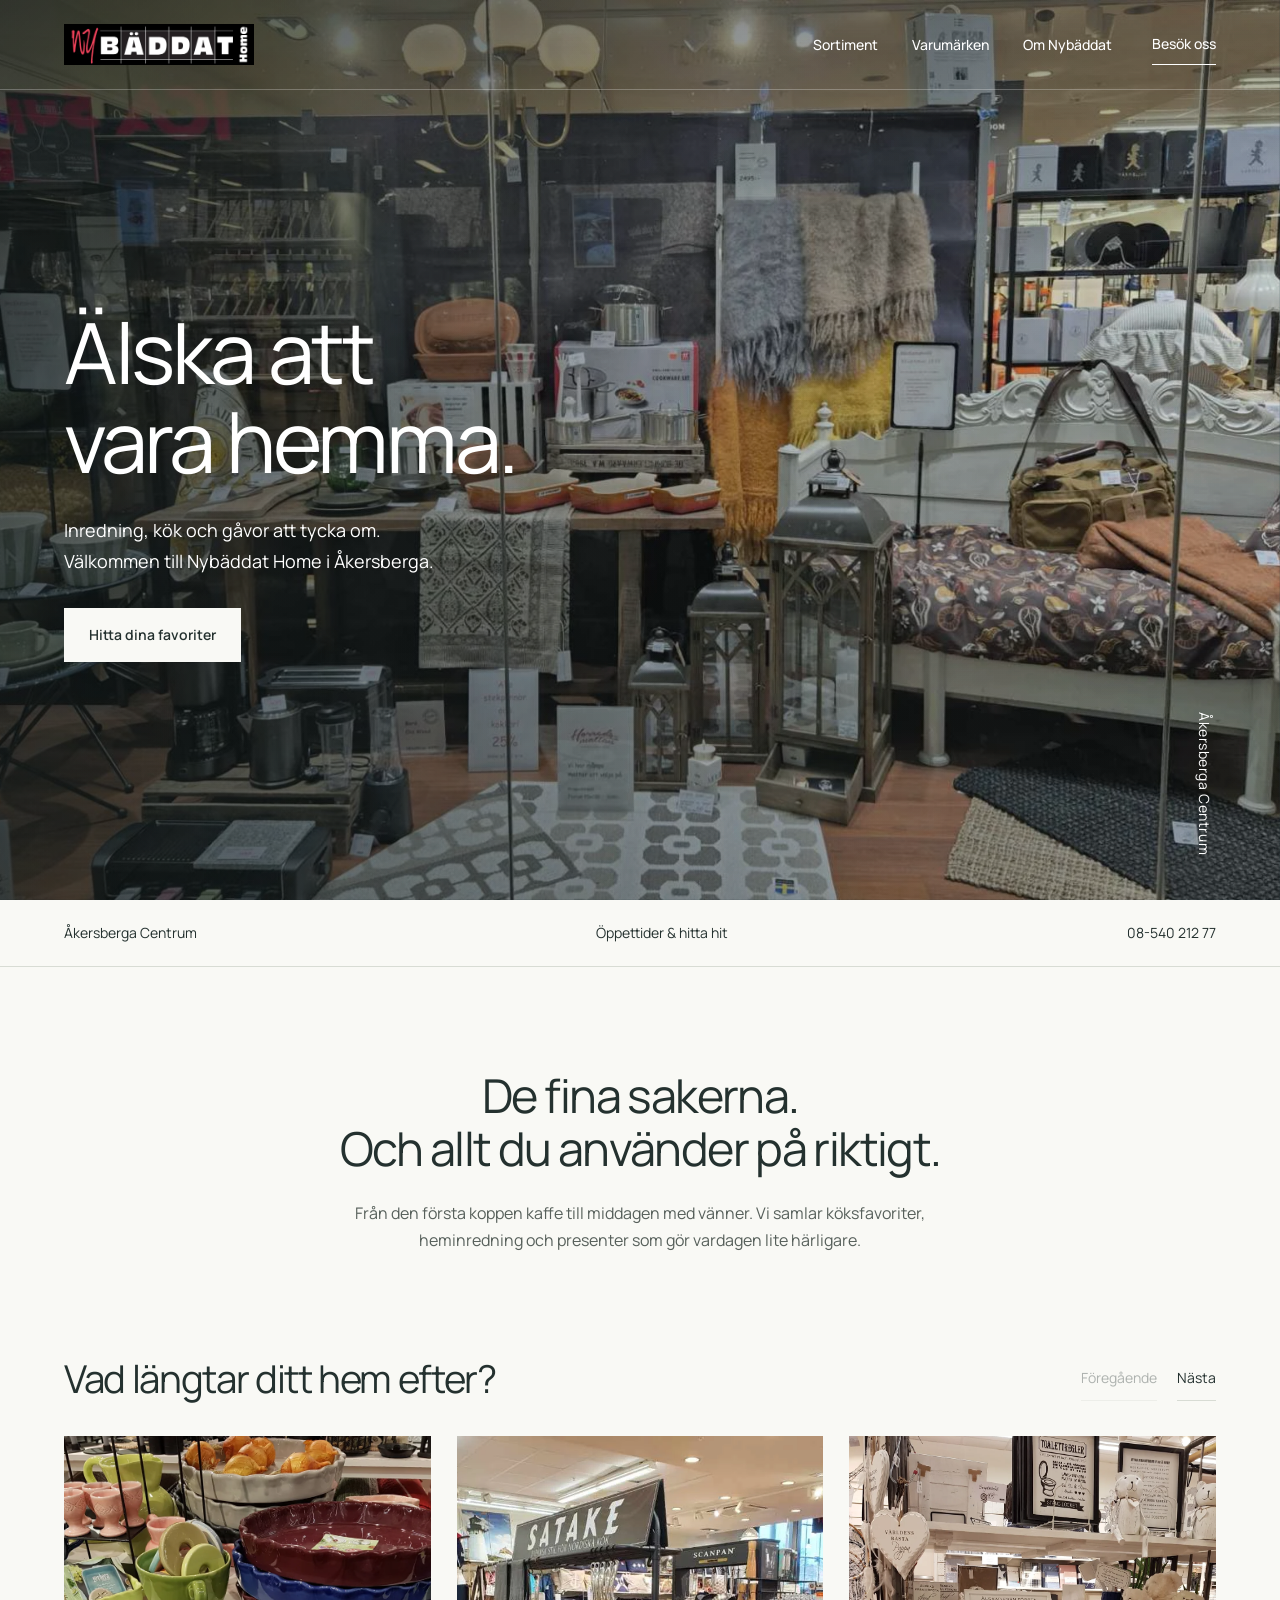
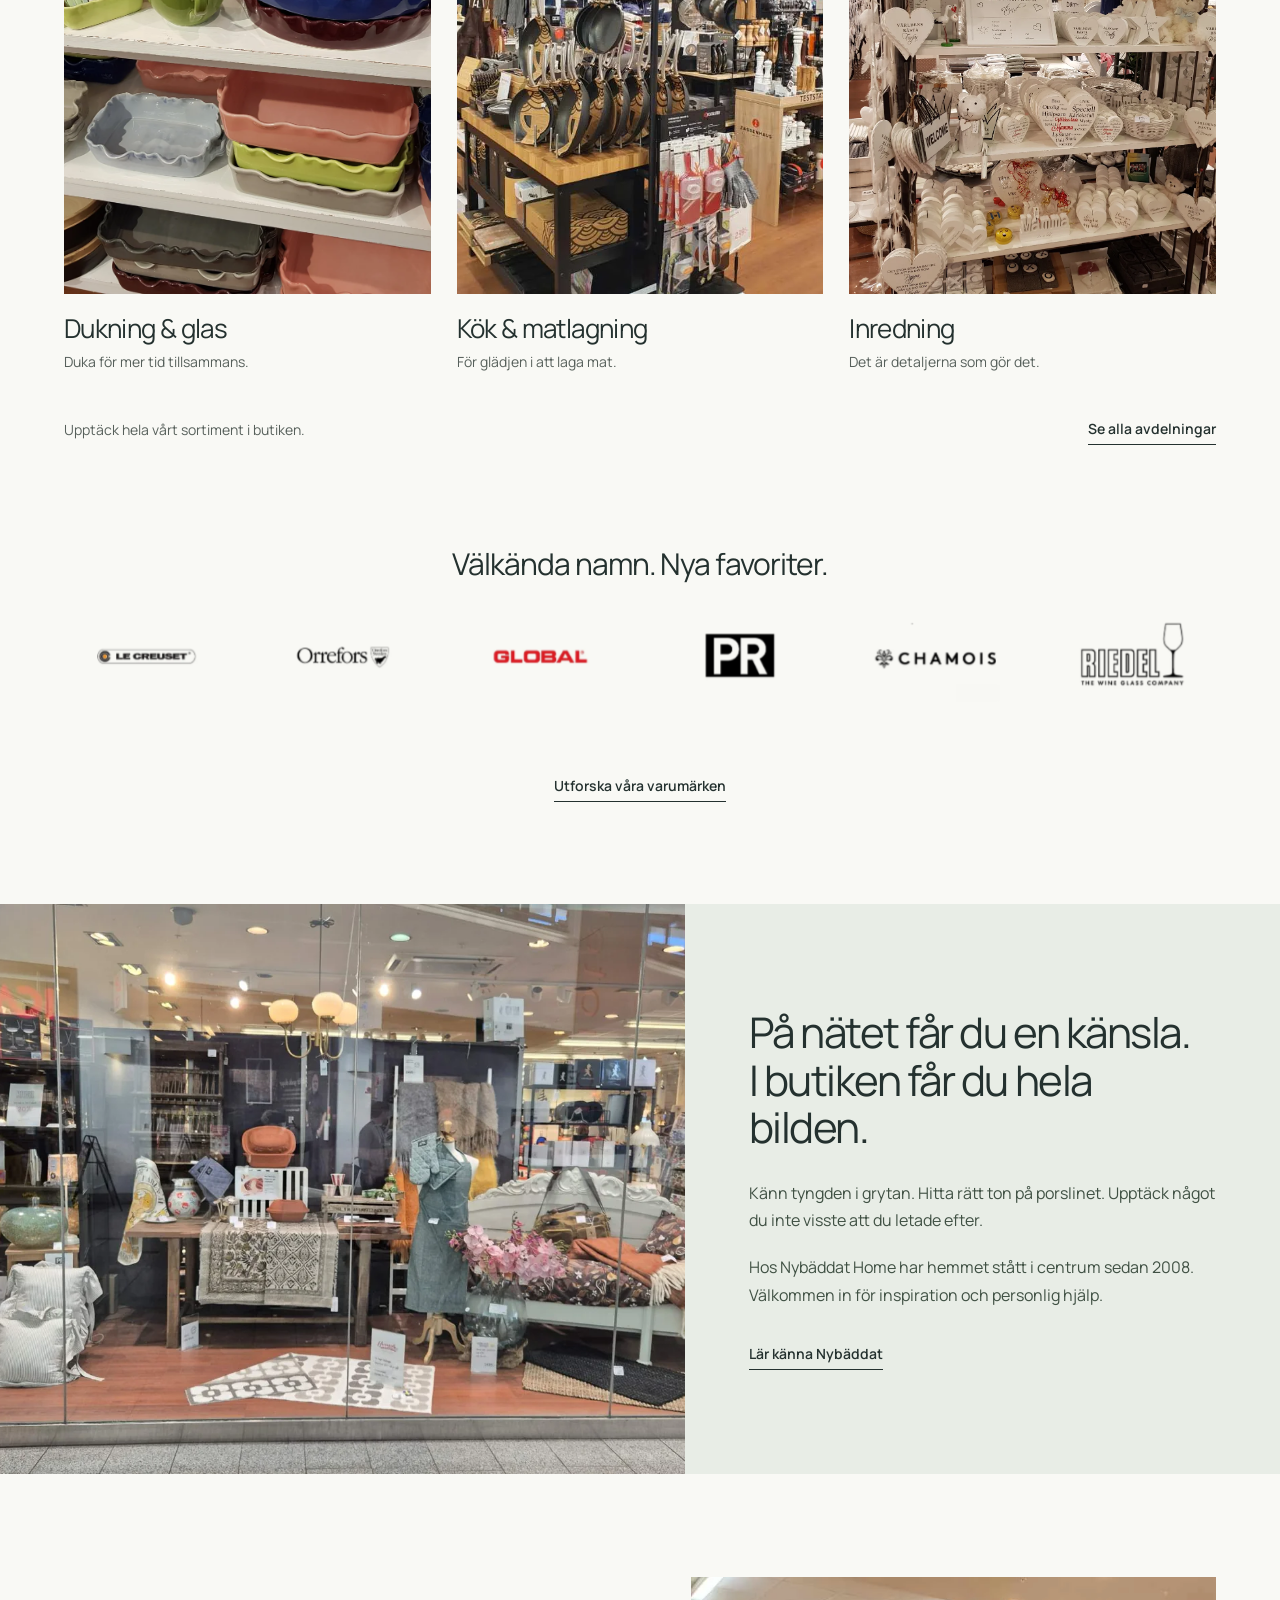
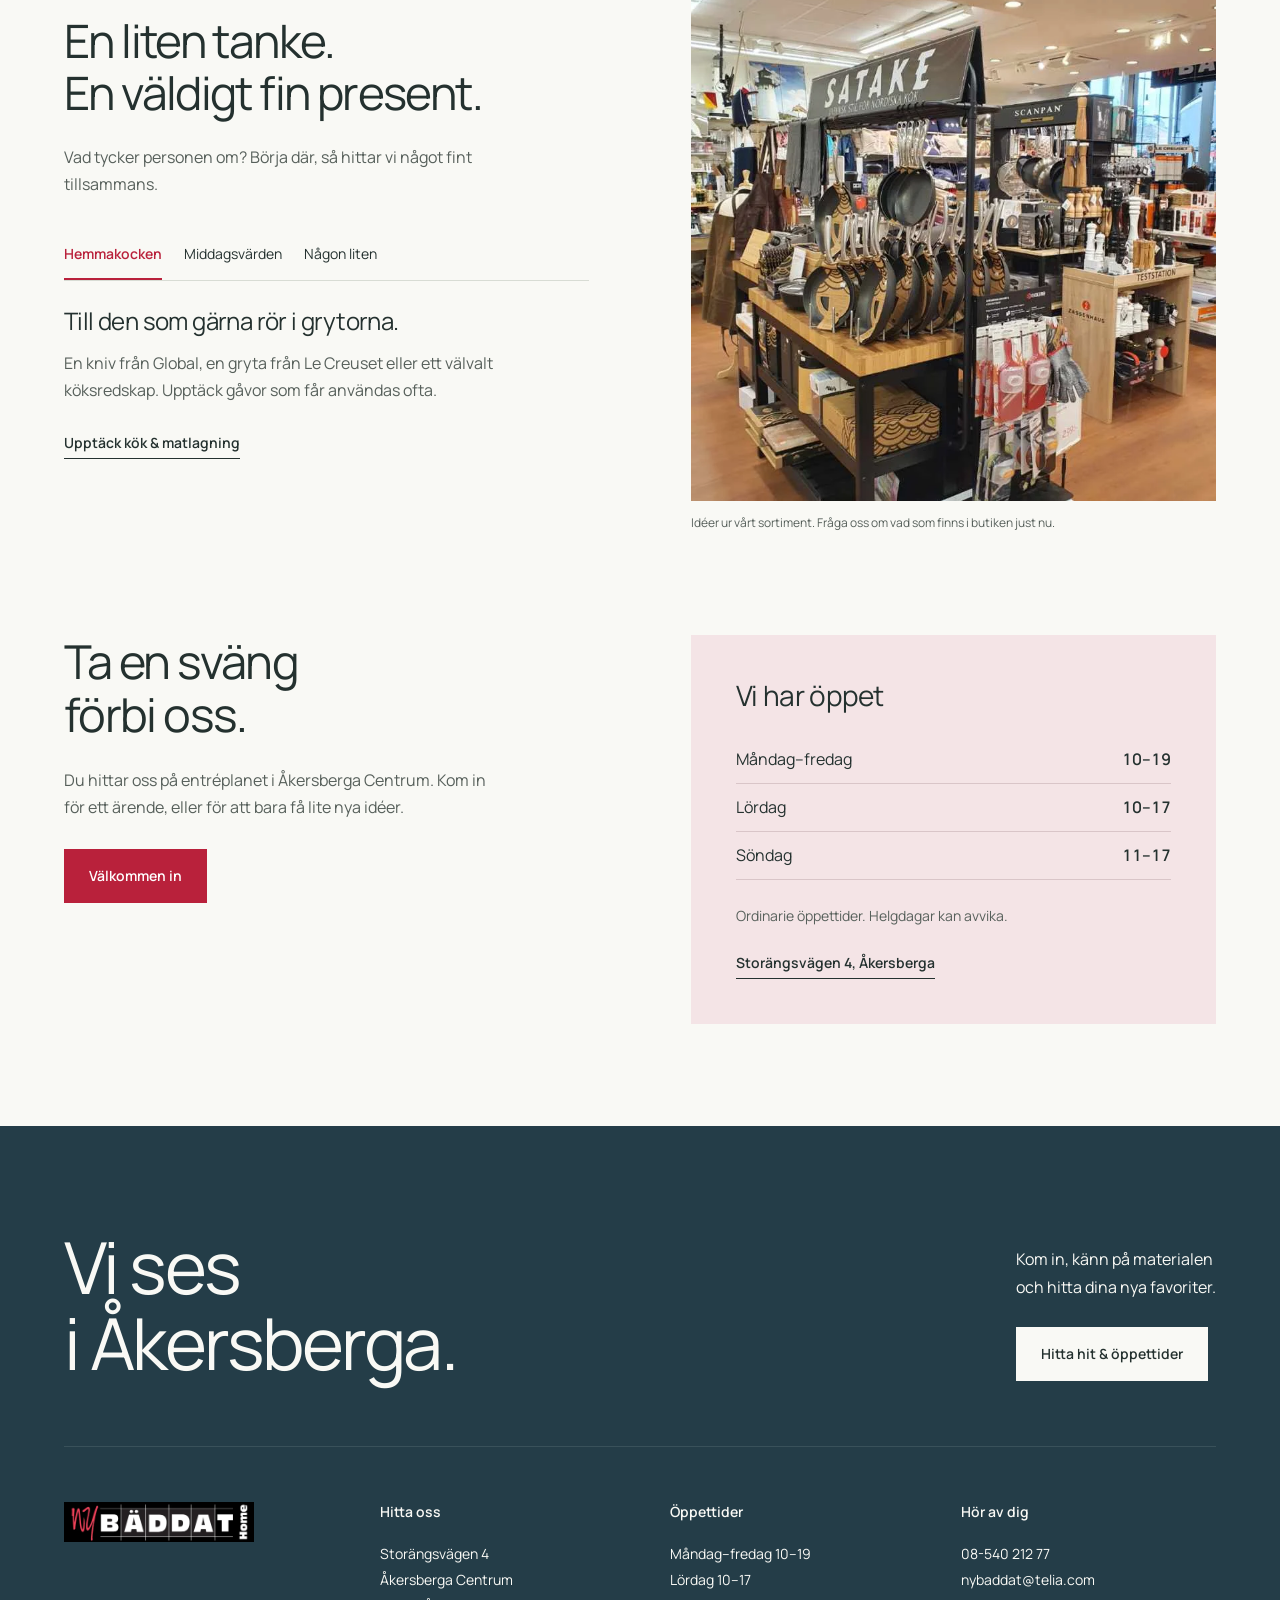
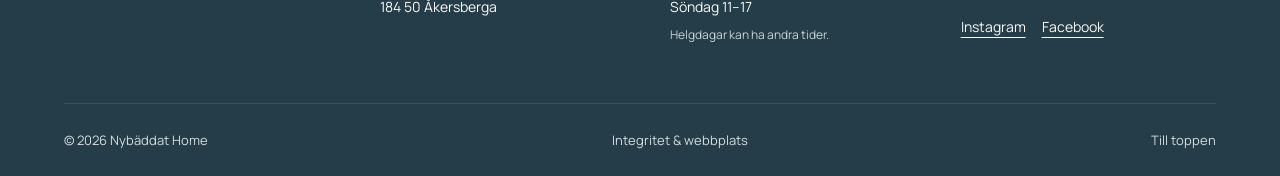
<file: index.html>
<!doctype html><html lang="sv"><head><meta charset="utf-8"><meta name="viewport" content="width=device-width, initial-scale=1"><title>Inredning, kök &amp; presenter i Åkersberga | Nybäddat Home</title><meta name="description" content="Upptäck Nybäddat Home i Åkersberga Centrum. Inredning, glas, porslin, köksredskap, belysning, textilier och presenter. Välkommen in!"><meta name="theme-color" content="#f9f9f5"><link rel="canonical" href="https://nybaddat-home-akersberga.carlzzon121.chatgpt.site/index.html"><meta property="og:title" content="Inredning, kök &amp; presenter i Åkersberga | Nybäddat Home"><meta property="og:description" content="Upptäck Nybäddat Home i Åkersberga Centrum. Inredning, glas, porslin, köksredskap, belysning, textilier och presenter. Välkommen in!"><meta property="og:type" content="website"><meta property="og:url" content="https://nybaddat-home-akersberga.carlzzon121.chatgpt.site/index.html"><link rel="icon" href="favicon.svg" type="image/svg+xml"><link rel="stylesheet" href="styles.css"><link rel="preload" href="assets/manrope.woff2" as="font" type="font/woff2" crossorigin><link rel="preload" href="assets/hero.webp" as="image"><script type="application/ld+json">{"@context": "https://schema.org", "@type": "HomeGoodsStore", "name": "Nybäddat Home", "url": "https://nybaddat-home-akersberga.carlzzon121.chatgpt.site", "telephone": "+46854021277", "email": "nybaddat@telia.com", "address": {"@type": "PostalAddress", "streetAddress": "Storängsvägen 4", "addressLocality": "Åkersberga", "postalCode": "184 50", "addressCountry": "SE"}, "openingHoursSpecification": [{"@type": "OpeningHoursSpecification", "dayOfWeek": ["Monday", "Tuesday", "Wednesday", "Thursday", "Friday"], "opens": "10:00", "closes": "19:00"}, {"@type": "OpeningHoursSpecification", "dayOfWeek": "Saturday", "opens": "10:00", "closes": "17:00"}, {"@type": "OpeningHoursSpecification", "dayOfWeek": "Sunday", "opens": "11:00", "closes": "17:00"}], "sameAs": ["https://www.facebook.com/nybaddathome/", "https://www.instagram.com/nybaddathome/"]}</script><script src="script.js" defer></script></head><body class="home"><a class="skip" href="#main">Till innehållet</a><header class="header"><a href="index.html" class="brand" aria-label="Nybäddat Home, startsidan"><img src="assets/logo.webp" width="1589" height="341" alt="Nybäddat Home" class="logo"></a><nav class="desktop-nav" aria-label="Huvudmeny"><a href="sortiment.html">Sortiment</a><a href="varumarken.html">Varumärken</a><a href="om-oss.html">Om Nybäddat</a></nav><a class="visit-link" href="besok-oss.html">Besök oss</a><button class="menu-toggle" aria-expanded="false" aria-controls="mobile-menu"><span>Meny</span><span class="menu-lines" aria-hidden="true"></span></button></header><div id="mobile-menu" class="mobile-menu" hidden><nav aria-label="Mobilmeny"><a href="index.html">Hem</a><a href="sortiment.html">Sortiment</a><a href="varumarken.html">Varumärken</a><a href="presenter.html">Presenter</a><a href="om-oss.html">Om Nybäddat</a><a href="besok-oss.html">Besök oss</a></nav><a href="tel:+46854021277">08-540 212 77</a><p>Storängsvägen 4<br>Åkersberga Centrum</p></div><main id="main"><div id="top"></div><section class="hero"><img src="assets/hero.webp" alt="Dukning och inredning från Nybäddat Homes sortiment" width="1918" height="1080" class="hero-image" loading="eager" decoding="async" fetchpriority="high"><div class="hero-shade"></div><div class="hero-content"><h1>Älska att<br>vara hemma.</h1><p>Inredning, kök och gåvor att tycka om.<br>Välkommen till Nybäddat Home i Åkersberga.</p><a class="button light" href="sortiment.html">Hitta dina favoriter</a></div><div class="hero-side"><a href="besok-oss.html">Åkersberga Centrum</a></div></section><div class="location-bar"><span>Åkersberga Centrum</span><a href="besok-oss.html">Öppettider & hitta hit</a><a href="tel:+46854021277">08-540 212 77</a></div><section class="intro wrap"><h2>De fina sakerna.<br>Och allt du använder på riktigt.</h2><p>Från den första koppen kaffe till middagen med vänner. Vi samlar köksfavoriter, heminredning och presenter som gör vardagen lite härligare.</p></section><section class="assortment wrap"><div class="section-title"><h2>Vad längtar ditt hem efter?</h2><div class="rail-controls"><button data-rail="prev" aria-label="Visa föregående kategorier">Föregående</button><button data-rail="next" aria-label="Visa fler kategorier">Nästa</button></div></div><div class="category-rail" tabindex="0" aria-label="Utforska vårt sortiment"><a class="category-tile" href="dukning.html"><div class="image-box"><img src="assets/dukning.webp" alt="Dukning och porslin ur Nybäddats sortiment" width="1500" height="1125" class="" loading="lazy" decoding="async"></div><h3>Dukning & glas</h3><p>Duka för mer tid tillsammans.</p></a><a class="category-tile" href="kok.html"><div class="image-box"><img src="assets/kok.webp" alt="Köksprodukter från Nybäddats sortiment" width="787" height="787" class="" loading="lazy" decoding="async"></div><h3>Kök & matlagning</h3><p>För glädjen i att laga mat.</p></a><a class="category-tile" href="inredning.html"><div class="image-box"><img src="assets/inredning.webp" alt="Inredningsdetaljer och dekoration från Nybäddat" width="1125" height="1500" class="" loading="lazy" decoding="async"></div><h3>Inredning</h3><p>Det är detaljerna som gör det.</p></a><a class="category-tile" href="belysning.html"><div class="image-box"><img src="assets/belysning.webp" alt="Belysning ur Nybäddats sortiment" width="573" height="573" class="" loading="lazy" decoding="async"></div><h3>Belysning</h3><p>Ett hem i sitt bästa ljus.</p></a><a class="category-tile" href="textil-doft.html"><div class="image-box"><img src="assets/textil.webp" alt="Textilier ur Nybäddats sortiment" width="1500" height="844" class="" loading="lazy" decoding="async"></div><h3>Textil & doft</h3><p>Mjuka lager. Personlig känsla.</p></a><a class="category-tile" href="presenter.html"><div class="image-box"><img src="assets/presenter.webp" alt="Gåvor och presenter från Nybäddat Home" width="1125" height="1500" class="" loading="lazy" decoding="async"></div><h3>Presenter</h3><p>Något fint. Till någon särskild.</p></a></div><div class="rail-bottom"><span class="rail-caption">Upptäck hela vårt sortiment i butiken.</span><a class="text-link" href="sortiment.html">Se alla avdelningar</a></div></section><section class="brand-section wrap"><h2>Välkända namn. Nya favoriter.</h2><div class="brand-strip"><a href="varumarken.html#le-creuset"><img src="assets/logo-le-creuset.webp" alt="Le Creuset" width="240" height="110" loading="lazy"></a><a href="varumarken.html#orrefors"><img src="assets/logo-orrefors.webp" alt="Orrefors" width="240" height="110" loading="lazy"></a><a href="varumarken.html#global"><img src="assets/logo-global.webp" alt="Global" width="240" height="110" loading="lazy"></a><a href="varumarken.html#pr-home"><img src="assets/logo-pr-home.webp" alt="PR Home" width="240" height="110" loading="lazy"></a><a href="varumarken.html#chamois"><img src="assets/logo-chamois.webp" alt="Chamois" width="240" height="110" loading="lazy"></a><a href="varumarken.html#riedel"><img src="assets/logo-riedel.webp" alt="Riedel" width="240" height="110" loading="lazy"></a></div><a class="text-link" href="varumarken.html">Utforska våra varumärken</a></section><section class="store-story"><div class="store-picture"><img src="assets/butik.webp" alt="Skyltfönster och entré till Nybäddat Home i Åkersberga Centrum" width="1500" height="845" class="" loading="lazy" decoding="async"></div><div class="store-copy"><h2>På nätet får du en känsla.<br>I butiken får du hela bilden.</h2><p>Känn tyngden i grytan. Hitta rätt ton på porslinet. Upptäck något du inte visste att du letade efter.</p><p>Hos Nybäddat Home har hemmet stått i centrum sedan 2008. Välkommen in för inspiration och personlig hjälp.</p><a class="text-link" href="om-oss.html">Lär känna Nybäddat</a></div></section><section class="gift-section" id="presentguiden"><div class="gift-heading"><h2>En liten tanke.<br>En väldigt fin present.</h2><p>Vad tycker personen om? Börja där, så hittar vi något fint tillsammans.</p><div class="gift-tabs" role="tablist" aria-label="Vem letar du present till?"><button id="gift-tab-kok" role="tab" aria-selected="true" aria-controls="gift-panel" data-gift="kok">Hemmakocken</button><button id="gift-tab-dukning" role="tab" aria-selected="false" tabindex="-1" aria-controls="gift-panel" data-gift="dukning">Middagsvärden</button><button id="gift-tab-barn" role="tab" aria-selected="false" tabindex="-1" aria-controls="gift-panel" data-gift="barn">Någon liten</button></div><div id="gift-panel" role="tabpanel" aria-labelledby="gift-tab-kok" tabindex="0"><h3 id="gift-title">Till den som gärna rör i grytorna.</h3><p id="gift-text">En kniv från Global, en gryta från Le Creuset eller ett välvalt köksredskap. Upptäck gåvor som får användas ofta.</p><a id="gift-link" class="text-link" href="kok.html">Upptäck kök & matlagning</a></div></div><div class="gift-photo"><img src="assets/kok.webp" alt="Köksprodukter ur Nybäddats sortiment" width="787" height="787" class="gift-image" loading="lazy" decoding="async"><p class="image-note">Idéer ur vårt sortiment. Fråga oss om vad som finns i butiken just nu.</p></div></section><section class="visit-preview wrap"><div><h2>Ta en sväng<br>förbi oss.</h2><p>Du hittar oss på entréplanet i Åkersberga Centrum. Kom in för ett ärende, eller för att bara få lite nya idéer.</p><a class="button" href="besok-oss.html">Välkommen in</a></div><div class="hours-panel"><h3>Vi har öppet</h3><dl><div><dt>Måndag–fredag</dt><dd>10–19</dd></div><div><dt>Lördag</dt><dd>10–17</dd></div><div><dt>Söndag</dt><dd>11–17</dd></div></dl><p>Ordinarie öppettider. Helgdagar kan avvika.</p><a href="https://www.google.com/maps/search/?api=1&query=Nyb%C3%A4ddat+Home+Stor%C3%A4ngsv%C3%A4gen+4+%C3%85kersberga" target="_blank" rel="noopener noreferrer" class="text-link">Storängsvägen 4, Åkersberga</a></div></section></main><footer class="footer"><div class="footer-top"><h2>Vi ses<br>i Åkersberga.</h2><div><p>Kom in, känn på materialen<br>och hitta dina nya favoriter.</p><a class="button light" href="besok-oss.html">Hitta hit & öppettider</a></div></div><div class="footer-grid"><a href="index.html" aria-label="Startsidan"><img src="assets/logo.webp" width="1589" height="341" alt="Nybäddat Home" class="logo"></a><div><h3>Hitta oss</h3><address>Storängsvägen 4<br>Åkersberga Centrum<br>184 50 Åkersberga</address></div><div><h3>Öppettider</h3><p>Måndag–fredag 10–19<br>Lördag 10–17<br>Söndag 11–17</p><small>Helgdagar kan ha andra tider.</small></div><div><h3>Hör av dig</h3><a href="tel:+46854021277">08-540 212 77</a><a href="mailto:nybaddat@telia.com">nybaddat@telia.com</a><div class="social"><a href="https://www.instagram.com/nybaddathome/" target="_blank" rel="noopener noreferrer">Instagram</a><a href="https://www.facebook.com/nybaddathome/" target="_blank" rel="noopener noreferrer">Facebook</a></div></div></div><div class="footer-bottom"><span>© 2026 Nybäddat Home</span><a href="integritet.html">Integritet & webbplats</a><a href="#top">Till toppen</a></div></footer></body></html>
</file>
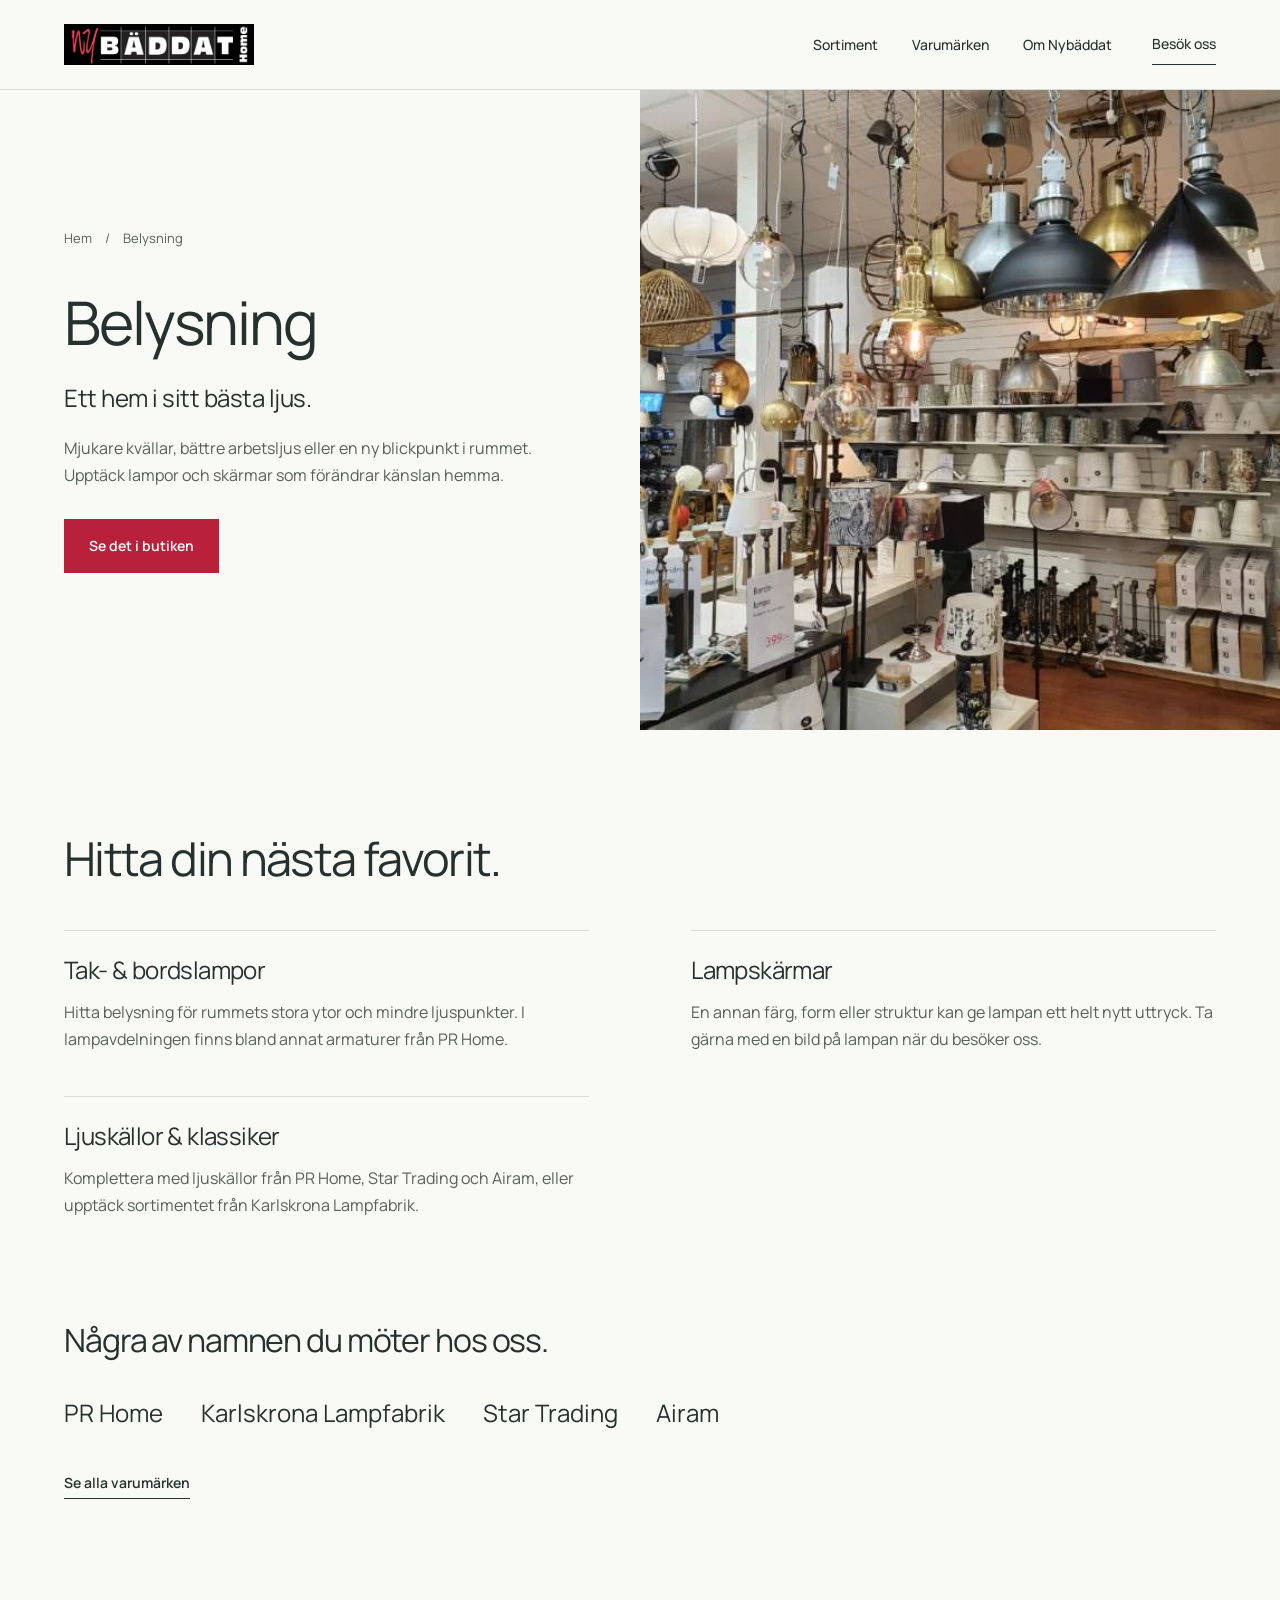
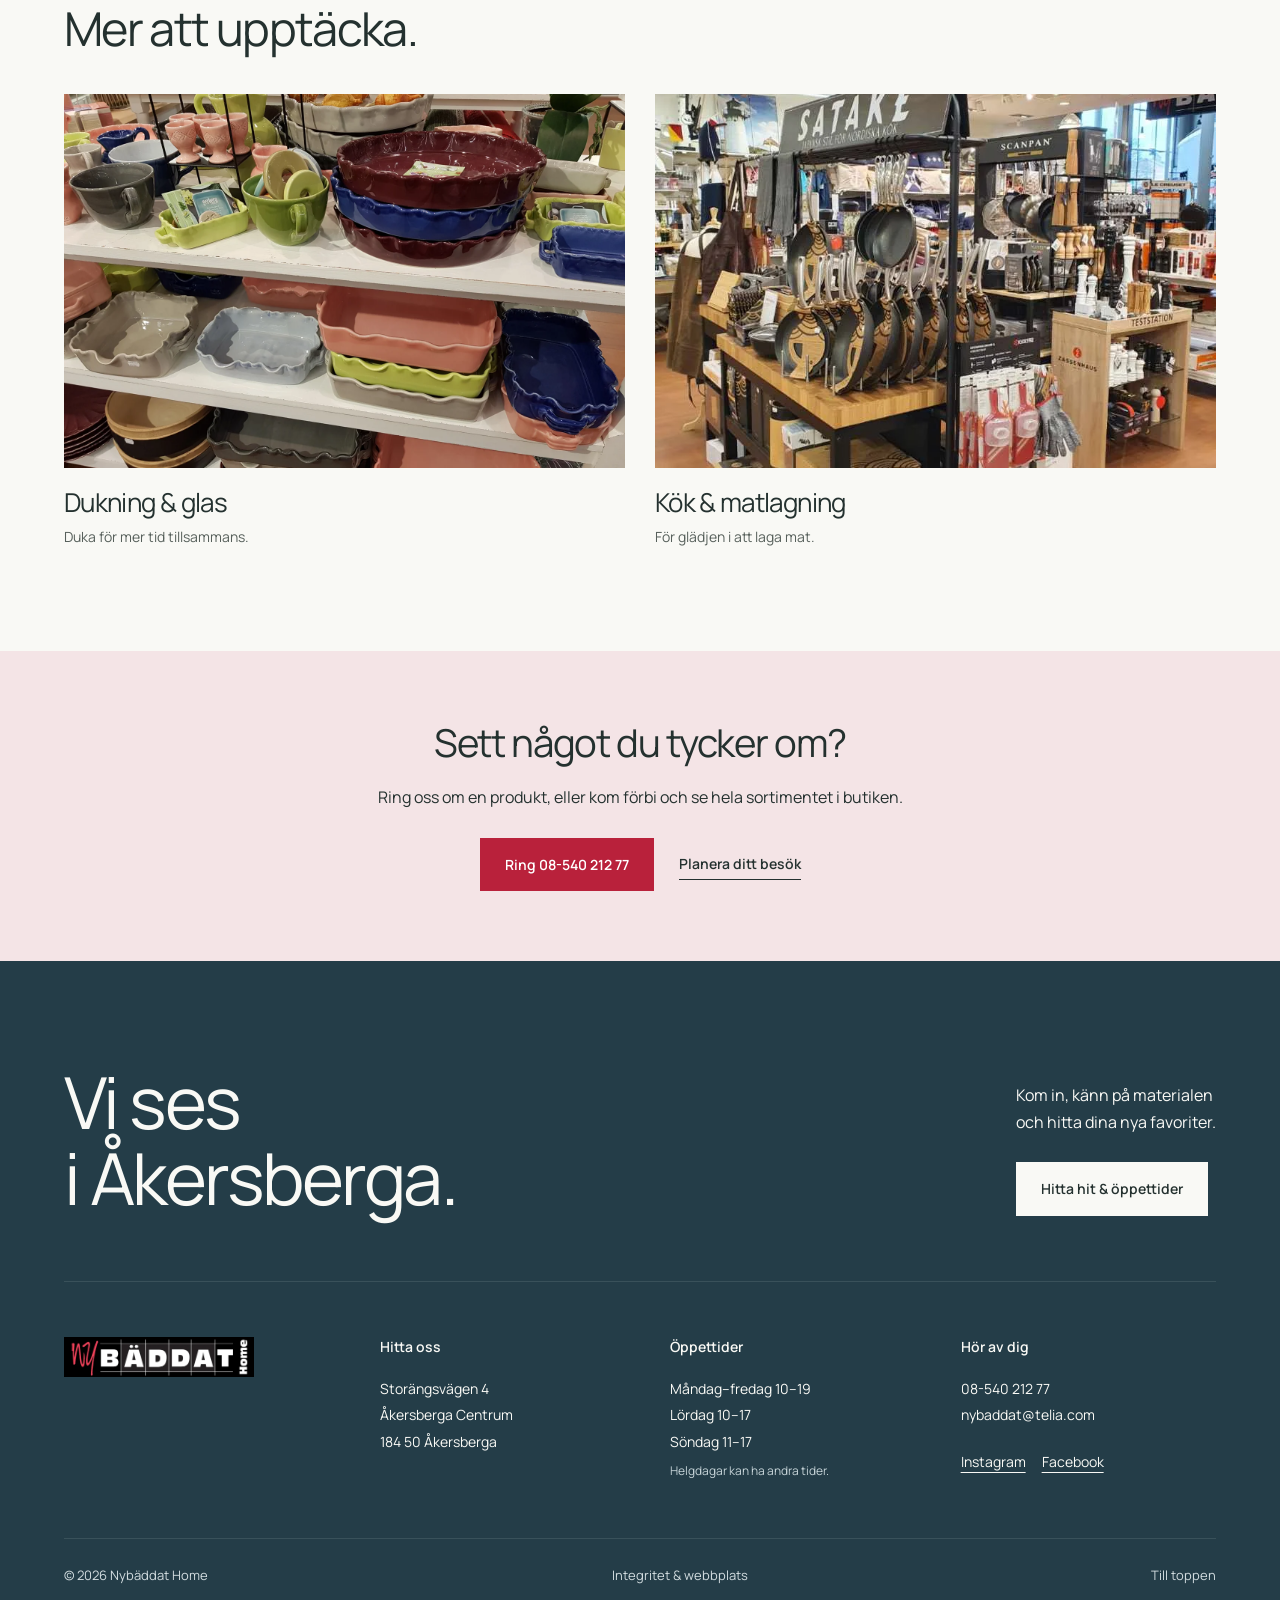
<file: belysning.html>
<!doctype html><html lang="sv"><head><meta charset="utf-8"><meta name="viewport" content="width=device-width, initial-scale=1"><title>Belysning i Åkersberga | Nybäddat Home</title><meta name="description" content="Mjukare kvällar, bättre arbetsljus eller en ny blickpunkt i rummet. Upptäck lampor och skärmar som förändrar känslan hemma."><meta name="theme-color" content="#f9f9f5"><link rel="canonical" href="https://nybaddat-home-akersberga.carlzzon121.chatgpt.site/belysning.html"><meta property="og:title" content="Belysning i Åkersberga | Nybäddat Home"><meta property="og:description" content="Mjukare kvällar, bättre arbetsljus eller en ny blickpunkt i rummet. Upptäck lampor och skärmar som förändrar känslan hemma."><meta property="og:type" content="website"><meta property="og:url" content="https://nybaddat-home-akersberga.carlzzon121.chatgpt.site/belysning.html"><link rel="icon" href="favicon.svg" type="image/svg+xml"><link rel="stylesheet" href="styles.css"><link rel="preload" href="assets/manrope.woff2" as="font" type="font/woff2" crossorigin><link rel="preload" href="assets/belysning.webp" as="image"><script type="application/ld+json">{"@context": "https://schema.org", "@type": "HomeGoodsStore", "name": "Nybäddat Home", "url": "https://nybaddat-home-akersberga.carlzzon121.chatgpt.site", "telephone": "+46854021277", "email": "nybaddat@telia.com", "address": {"@type": "PostalAddress", "streetAddress": "Storängsvägen 4", "addressLocality": "Åkersberga", "postalCode": "184 50", "addressCountry": "SE"}, "openingHoursSpecification": [{"@type": "OpeningHoursSpecification", "dayOfWeek": ["Monday", "Tuesday", "Wednesday", "Thursday", "Friday"], "opens": "10:00", "closes": "19:00"}, {"@type": "OpeningHoursSpecification", "dayOfWeek": "Saturday", "opens": "10:00", "closes": "17:00"}, {"@type": "OpeningHoursSpecification", "dayOfWeek": "Sunday", "opens": "11:00", "closes": "17:00"}], "sameAs": ["https://www.facebook.com/nybaddathome/", "https://www.instagram.com/nybaddathome/"]}</script><script src="script.js" defer></script></head><body class="inside"><a class="skip" href="#main">Till innehållet</a><header class="header"><a href="index.html" class="brand" aria-label="Nybäddat Home, startsidan"><img src="assets/logo.webp" width="1589" height="341" alt="Nybäddat Home" class="logo"></a><nav class="desktop-nav" aria-label="Huvudmeny"><a href="sortiment.html">Sortiment</a><a href="varumarken.html">Varumärken</a><a href="om-oss.html">Om Nybäddat</a></nav><a class="visit-link" href="besok-oss.html">Besök oss</a><button class="menu-toggle" aria-expanded="false" aria-controls="mobile-menu"><span>Meny</span><span class="menu-lines" aria-hidden="true"></span></button></header><div id="mobile-menu" class="mobile-menu" hidden><nav aria-label="Mobilmeny"><a href="index.html">Hem</a><a href="sortiment.html">Sortiment</a><a href="varumarken.html">Varumärken</a><a href="presenter.html">Presenter</a><a href="om-oss.html">Om Nybäddat</a><a href="besok-oss.html">Besök oss</a></nav><a href="tel:+46854021277">08-540 212 77</a><p>Storängsvägen 4<br>Åkersberga Centrum</p></div><main id="main"><div id="top"></div><section class="category-hero"><div class="category-hero-copy"><nav class="breadcrumb" aria-label="Brödsmulor"><a href="index.html">Hem</a><span aria-hidden="true">/</span><span>Belysning</span></nav><h1>Belysning</h1><p class="lead">Ett hem i sitt bästa ljus.</p><p>Mjukare kvällar, bättre arbetsljus eller en ny blickpunkt i rummet. Upptäck lampor och skärmar som förändrar känslan hemma.</p><a class="button" href="besok-oss.html">Se det i butiken</a></div><div class="category-hero-photo"><img src="assets/belysning.webp" alt="Belysning ur Nybäddats sortiment" width="573" height="573" class="" loading="eager" decoding="async" fetchpriority="high"></div></section><section class="department-details wrap"><h2>Hitta din nästa favorit.</h2><div class="details-list"><article><h3>Tak- & bordslampor</h3><p>Hitta belysning för rummets stora ytor och mindre ljuspunkter. I lampavdelningen finns bland annat armaturer från PR Home.</p></article><article><h3>Lampskärmar</h3><p>En annan färg, form eller struktur kan ge lampan ett helt nytt uttryck. Ta gärna med en bild på lampan när du besöker oss.</p></article><article><h3>Ljuskällor & klassiker</h3><p>Komplettera med ljuskällor från PR Home, Star Trading och Airam, eller upptäck sortimentet från Karlskrona Lampfabrik.</p></article></div></section><section class="department-brands wrap"><h2>Några av namnen du möter hos oss.</h2><div class="brand-names"><span>PR Home</span><span>Karlskrona Lampfabrik</span><span>Star Trading</span><span>Airam</span></div><a class="text-link" href="varumarken.html">Se alla varumärken</a></section><section class="category-more wrap"><h2>Mer att upptäcka.</h2><div class="mini-categories"><a class="category-tile" href="dukning.html"><div class="image-box"><img src="assets/dukning.webp" alt="Dukning och porslin ur Nybäddats sortiment" width="1500" height="1125" class="" loading="lazy" decoding="async"></div><h3>Dukning & glas</h3><p>Duka för mer tid tillsammans.</p></a><a class="category-tile" href="kok.html"><div class="image-box"><img src="assets/kok.webp" alt="Köksprodukter från Nybäddats sortiment" width="787" height="787" class="" loading="lazy" decoding="async"></div><h3>Kök & matlagning</h3><p>För glädjen i att laga mat.</p></a></div></section><section class="visit-band"><h2>Sett något du tycker om?</h2><p>Ring oss om en produkt, eller kom förbi och se hela sortimentet i butiken.</p><div class="actions"><a class="button" href="tel:+46854021277">Ring 08-540 212 77</a><a class="text-link" href="besok-oss.html">Planera ditt besök</a></div></section></main><footer class="footer"><div class="footer-top"><h2>Vi ses<br>i Åkersberga.</h2><div><p>Kom in, känn på materialen<br>och hitta dina nya favoriter.</p><a class="button light" href="besok-oss.html">Hitta hit & öppettider</a></div></div><div class="footer-grid"><a href="index.html" aria-label="Startsidan"><img src="assets/logo.webp" width="1589" height="341" alt="Nybäddat Home" class="logo"></a><div><h3>Hitta oss</h3><address>Storängsvägen 4<br>Åkersberga Centrum<br>184 50 Åkersberga</address></div><div><h3>Öppettider</h3><p>Måndag–fredag 10–19<br>Lördag 10–17<br>Söndag 11–17</p><small>Helgdagar kan ha andra tider.</small></div><div><h3>Hör av dig</h3><a href="tel:+46854021277">08-540 212 77</a><a href="mailto:nybaddat@telia.com">nybaddat@telia.com</a><div class="social"><a href="https://www.instagram.com/nybaddathome/" target="_blank" rel="noopener noreferrer">Instagram</a><a href="https://www.facebook.com/nybaddathome/" target="_blank" rel="noopener noreferrer">Facebook</a></div></div></div><div class="footer-bottom"><span>© 2026 Nybäddat Home</span><a href="integritet.html">Integritet & webbplats</a><a href="#top">Till toppen</a></div></footer></body></html>
</file>
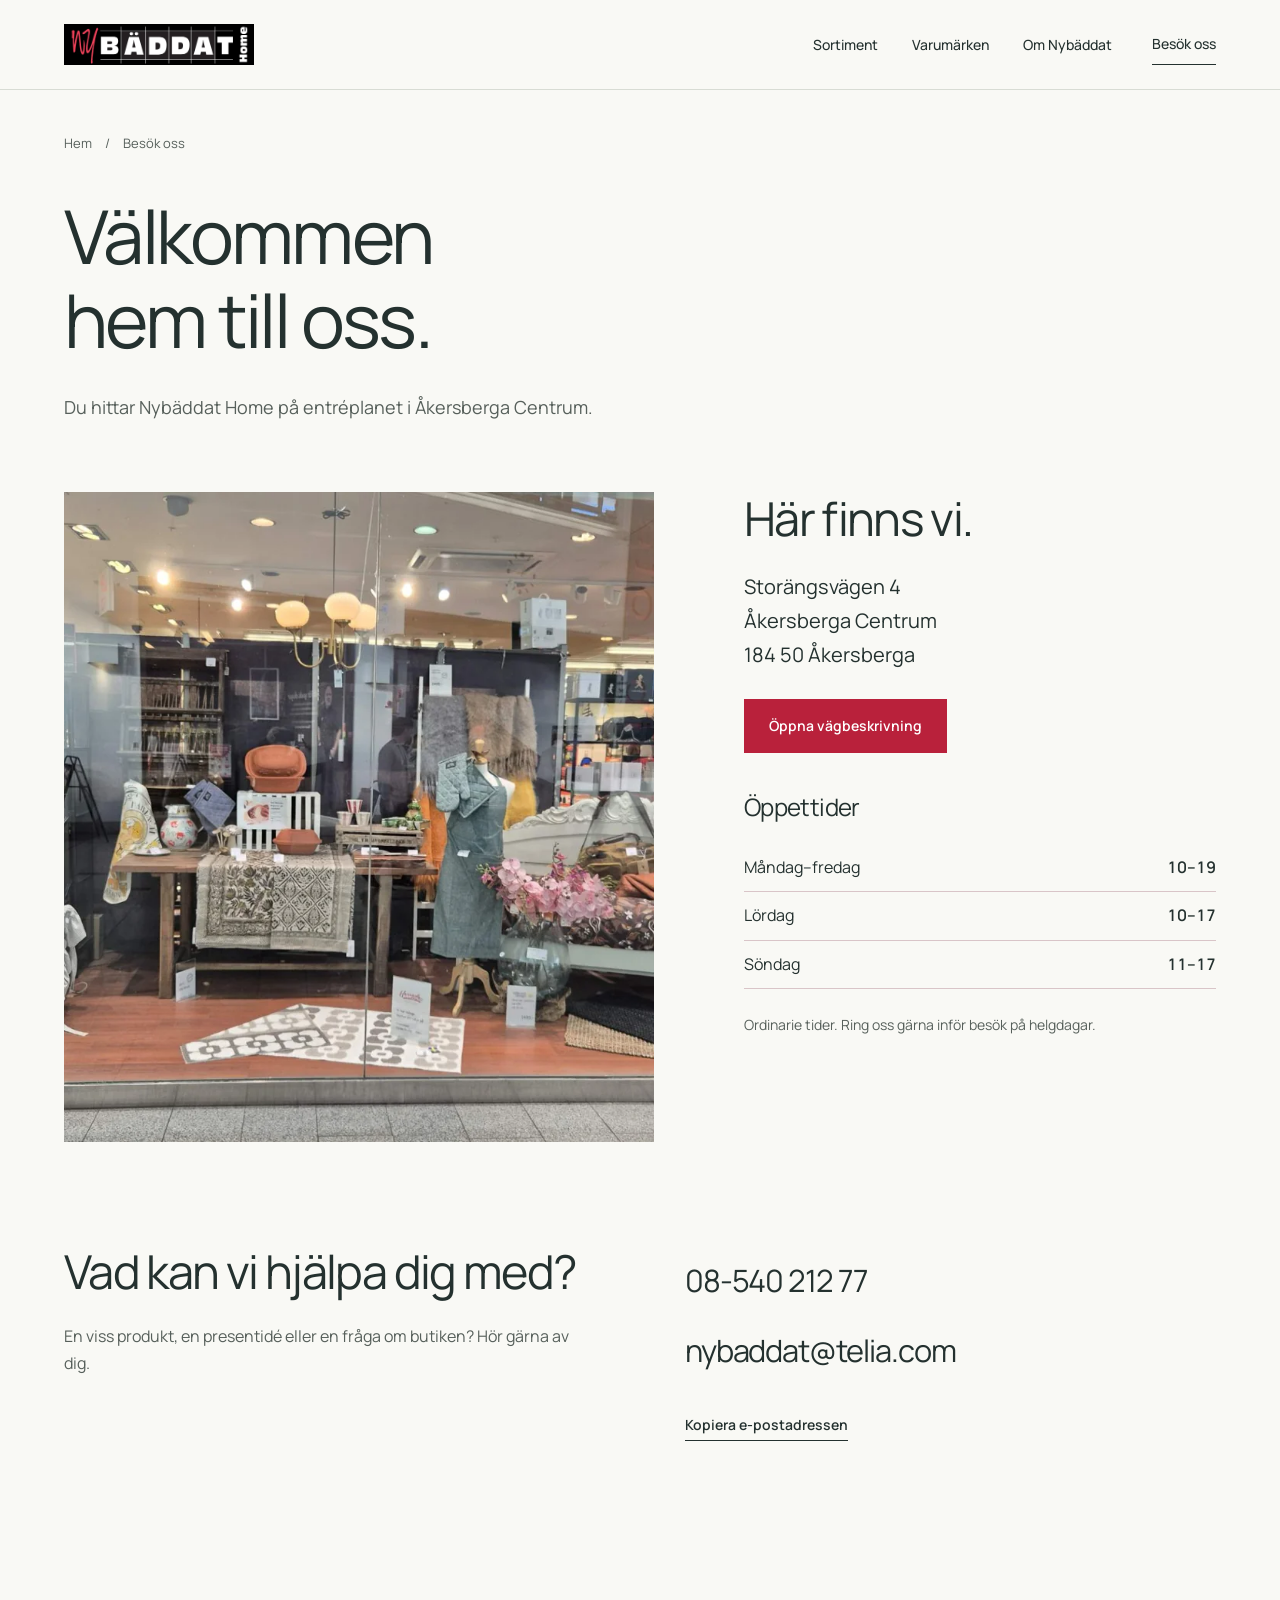
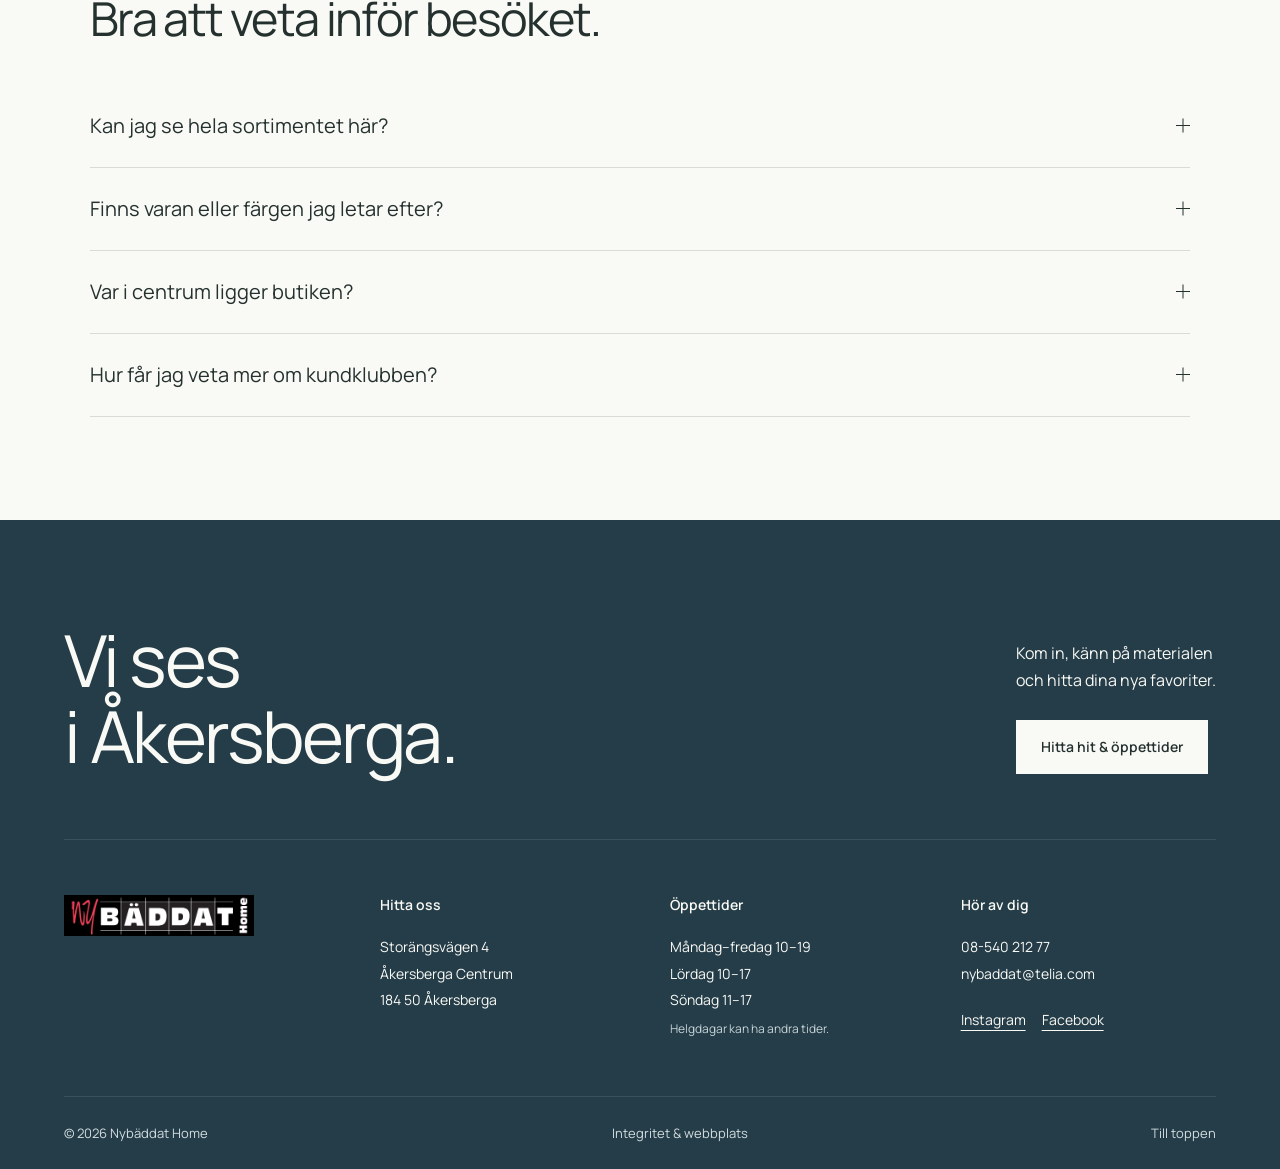
<file: besok-oss.html>
<!doctype html><html lang="sv"><head><meta charset="utf-8"><meta name="viewport" content="width=device-width, initial-scale=1"><title>Öppettider &amp; hitta hit | Nybäddat Home</title><meta name="description" content="Besök Nybäddat Home på Storängsvägen 4 i Åkersberga Centrum. Mån–fre 10–19, lör 10–17, sön 11–17. Ring 08-540 212 77."><meta name="theme-color" content="#f9f9f5"><link rel="canonical" href="https://nybaddat-home-akersberga.carlzzon121.chatgpt.site/besok-oss.html"><meta property="og:title" content="Öppettider &amp; hitta hit | Nybäddat Home"><meta property="og:description" content="Besök Nybäddat Home på Storängsvägen 4 i Åkersberga Centrum. Mån–fre 10–19, lör 10–17, sön 11–17. Ring 08-540 212 77."><meta property="og:type" content="website"><meta property="og:url" content="https://nybaddat-home-akersberga.carlzzon121.chatgpt.site/besok-oss.html"><link rel="icon" href="favicon.svg" type="image/svg+xml"><link rel="stylesheet" href="styles.css"><link rel="preload" href="assets/manrope.woff2" as="font" type="font/woff2" crossorigin><link rel="preload" href="assets/butik.webp" as="image"><script type="application/ld+json">{"@context": "https://schema.org", "@type": "HomeGoodsStore", "name": "Nybäddat Home", "url": "https://nybaddat-home-akersberga.carlzzon121.chatgpt.site", "telephone": "+46854021277", "email": "nybaddat@telia.com", "address": {"@type": "PostalAddress", "streetAddress": "Storängsvägen 4", "addressLocality": "Åkersberga", "postalCode": "184 50", "addressCountry": "SE"}, "openingHoursSpecification": [{"@type": "OpeningHoursSpecification", "dayOfWeek": ["Monday", "Tuesday", "Wednesday", "Thursday", "Friday"], "opens": "10:00", "closes": "19:00"}, {"@type": "OpeningHoursSpecification", "dayOfWeek": "Saturday", "opens": "10:00", "closes": "17:00"}, {"@type": "OpeningHoursSpecification", "dayOfWeek": "Sunday", "opens": "11:00", "closes": "17:00"}], "sameAs": ["https://www.facebook.com/nybaddathome/", "https://www.instagram.com/nybaddathome/"]}</script><script src="script.js" defer></script></head><body class="inside"><a class="skip" href="#main">Till innehållet</a><header class="header"><a href="index.html" class="brand" aria-label="Nybäddat Home, startsidan"><img src="assets/logo.webp" width="1589" height="341" alt="Nybäddat Home" class="logo"></a><nav class="desktop-nav" aria-label="Huvudmeny"><a href="sortiment.html">Sortiment</a><a href="varumarken.html">Varumärken</a><a href="om-oss.html">Om Nybäddat</a></nav><a class="visit-link" href="besok-oss.html">Besök oss</a><button class="menu-toggle" aria-expanded="false" aria-controls="mobile-menu"><span>Meny</span><span class="menu-lines" aria-hidden="true"></span></button></header><div id="mobile-menu" class="mobile-menu" hidden><nav aria-label="Mobilmeny"><a href="index.html">Hem</a><a href="sortiment.html">Sortiment</a><a href="varumarken.html">Varumärken</a><a href="presenter.html">Presenter</a><a href="om-oss.html">Om Nybäddat</a><a href="besok-oss.html">Besök oss</a></nav><a href="tel:+46854021277">08-540 212 77</a><p>Storängsvägen 4<br>Åkersberga Centrum</p></div><main id="main"><div id="top"></div><section class="page-intro wrap"><nav class="breadcrumb" aria-label="Brödsmulor"><a href="index.html">Hem</a><span aria-hidden="true">/</span><span>Besök oss</span></nav><h1>Välkommen<br>hem till oss.</h1><p>Du hittar Nybäddat Home på entréplanet i Åkersberga Centrum.</p></section><section class="contact-layout wrap"><div class="contact-image"><img src="assets/butik.webp" alt="Nybäddat Home, butikens entré och skyltfönster" width="1500" height="845" class="" loading="eager" decoding="async" fetchpriority="high"></div><div class="contact-info"><h2>Här finns vi.</h2><address>Storängsvägen 4<br>Åkersberga Centrum<br>184 50 Åkersberga</address><a class="button" href="https://www.google.com/maps/search/?api=1&query=Nyb%C3%A4ddat+Home+Stor%C3%A4ngsv%C3%A4gen+4+%C3%85kersberga">Öppna vägbeskrivning</a><h3>Öppettider</h3><dl class="hours"><div><dt>Måndag–fredag</dt><dd>10–19</dd></div><div><dt>Lördag</dt><dd>10–17</dd></div><div><dt>Söndag</dt><dd>11–17</dd></div></dl><p class="small">Ordinarie tider. Ring oss gärna inför besök på helgdagar.</p></div></section><section class="contact-bottom wrap"><div><h2>Vad kan vi hjälpa dig med?</h2><p>En viss produkt, en presentidé eller en fråga om butiken? Hör gärna av dig.</p></div><div class="contact-links"><a href="tel:+46854021277">08-540 212 77</a><a href="mailto:nybaddat@telia.com">nybaddat@telia.com</a><button class="text-link copy-email" data-email="nybaddat@telia.com">Kopiera e-postadressen</button><p class="copy-status" role="status"></p></div></section><section class="faq wrap"><h2>Bra att veta inför besöket.</h2><details><summary>Kan jag se hela sortimentet här?</summary><p>Här visar vi våra avdelningar och exempel ur sortimentet. Det fulla utbudet finns i den fysiska butiken och varierar över tid. Ring gärna om du söker något särskilt.</p></details><details><summary>Finns varan eller färgen jag letar efter?</summary><p>Ring oss på 08-540 212 77 eller mejla nybaddat@telia.com så hjälper vi dig att kontrollera tillgängligheten.</p></details><details><summary>Var i centrum ligger butiken?</summary><p>Nybäddat Home ligger på entréplanet i Åkersberga Centrum, på Storängsvägen 4. På <a href="https://www.akersbergacentrum.se/karta/" target="_blank" rel="noopener noreferrer">centrumets karta</a> ser du butikernas placering.</p></details><details><summary>Hur får jag veta mer om kundklubben?</summary><p>Fråga oss i butiken om medlemskap och aktuella villkor. Du kan också kontakta oss på telefon eller mejl inför ditt besök.</p></details></section></main><footer class="footer"><div class="footer-top"><h2>Vi ses<br>i Åkersberga.</h2><div><p>Kom in, känn på materialen<br>och hitta dina nya favoriter.</p><a class="button light" href="besok-oss.html">Hitta hit & öppettider</a></div></div><div class="footer-grid"><a href="index.html" aria-label="Startsidan"><img src="assets/logo.webp" width="1589" height="341" alt="Nybäddat Home" class="logo"></a><div><h3>Hitta oss</h3><address>Storängsvägen 4<br>Åkersberga Centrum<br>184 50 Åkersberga</address></div><div><h3>Öppettider</h3><p>Måndag–fredag 10–19<br>Lördag 10–17<br>Söndag 11–17</p><small>Helgdagar kan ha andra tider.</small></div><div><h3>Hör av dig</h3><a href="tel:+46854021277">08-540 212 77</a><a href="mailto:nybaddat@telia.com">nybaddat@telia.com</a><div class="social"><a href="https://www.instagram.com/nybaddathome/" target="_blank" rel="noopener noreferrer">Instagram</a><a href="https://www.facebook.com/nybaddathome/" target="_blank" rel="noopener noreferrer">Facebook</a></div></div></div><div class="footer-bottom"><span>© 2026 Nybäddat Home</span><a href="integritet.html">Integritet & webbplats</a><a href="#top">Till toppen</a></div></footer></body></html>
</file>
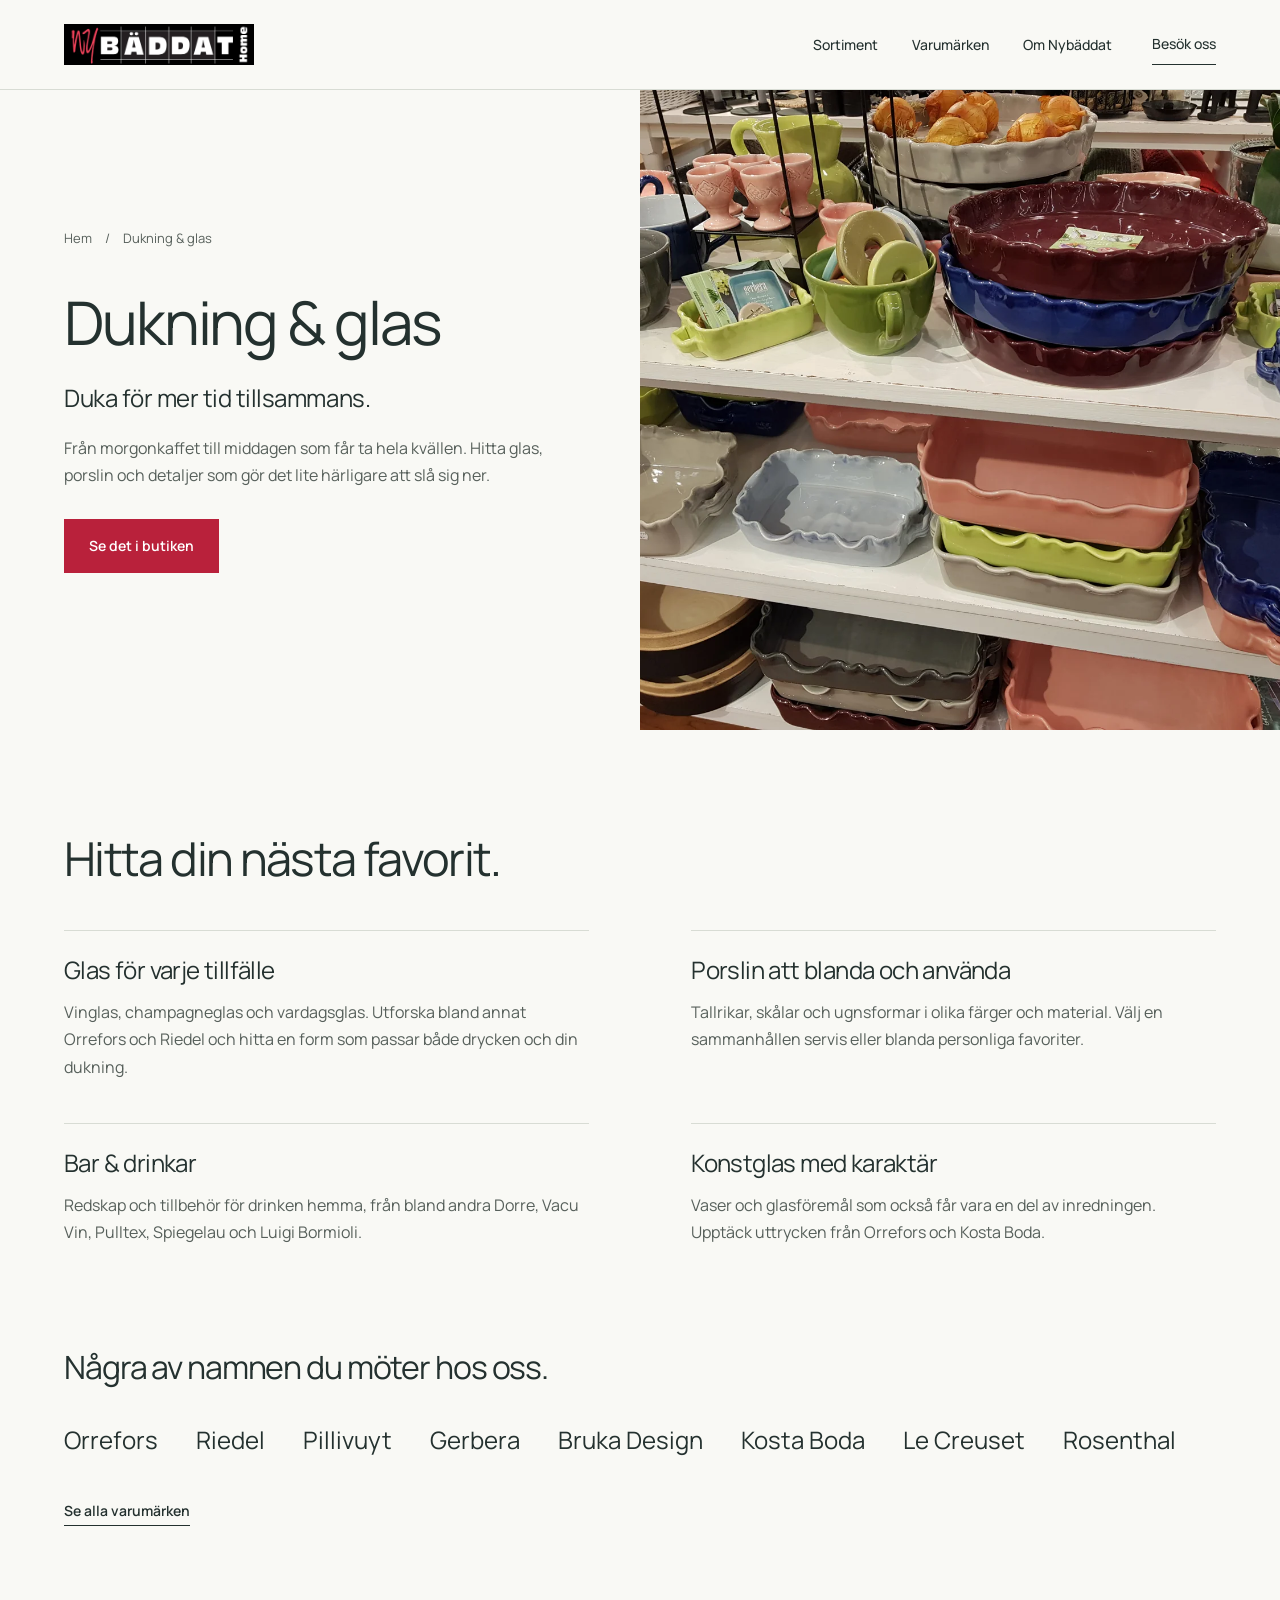
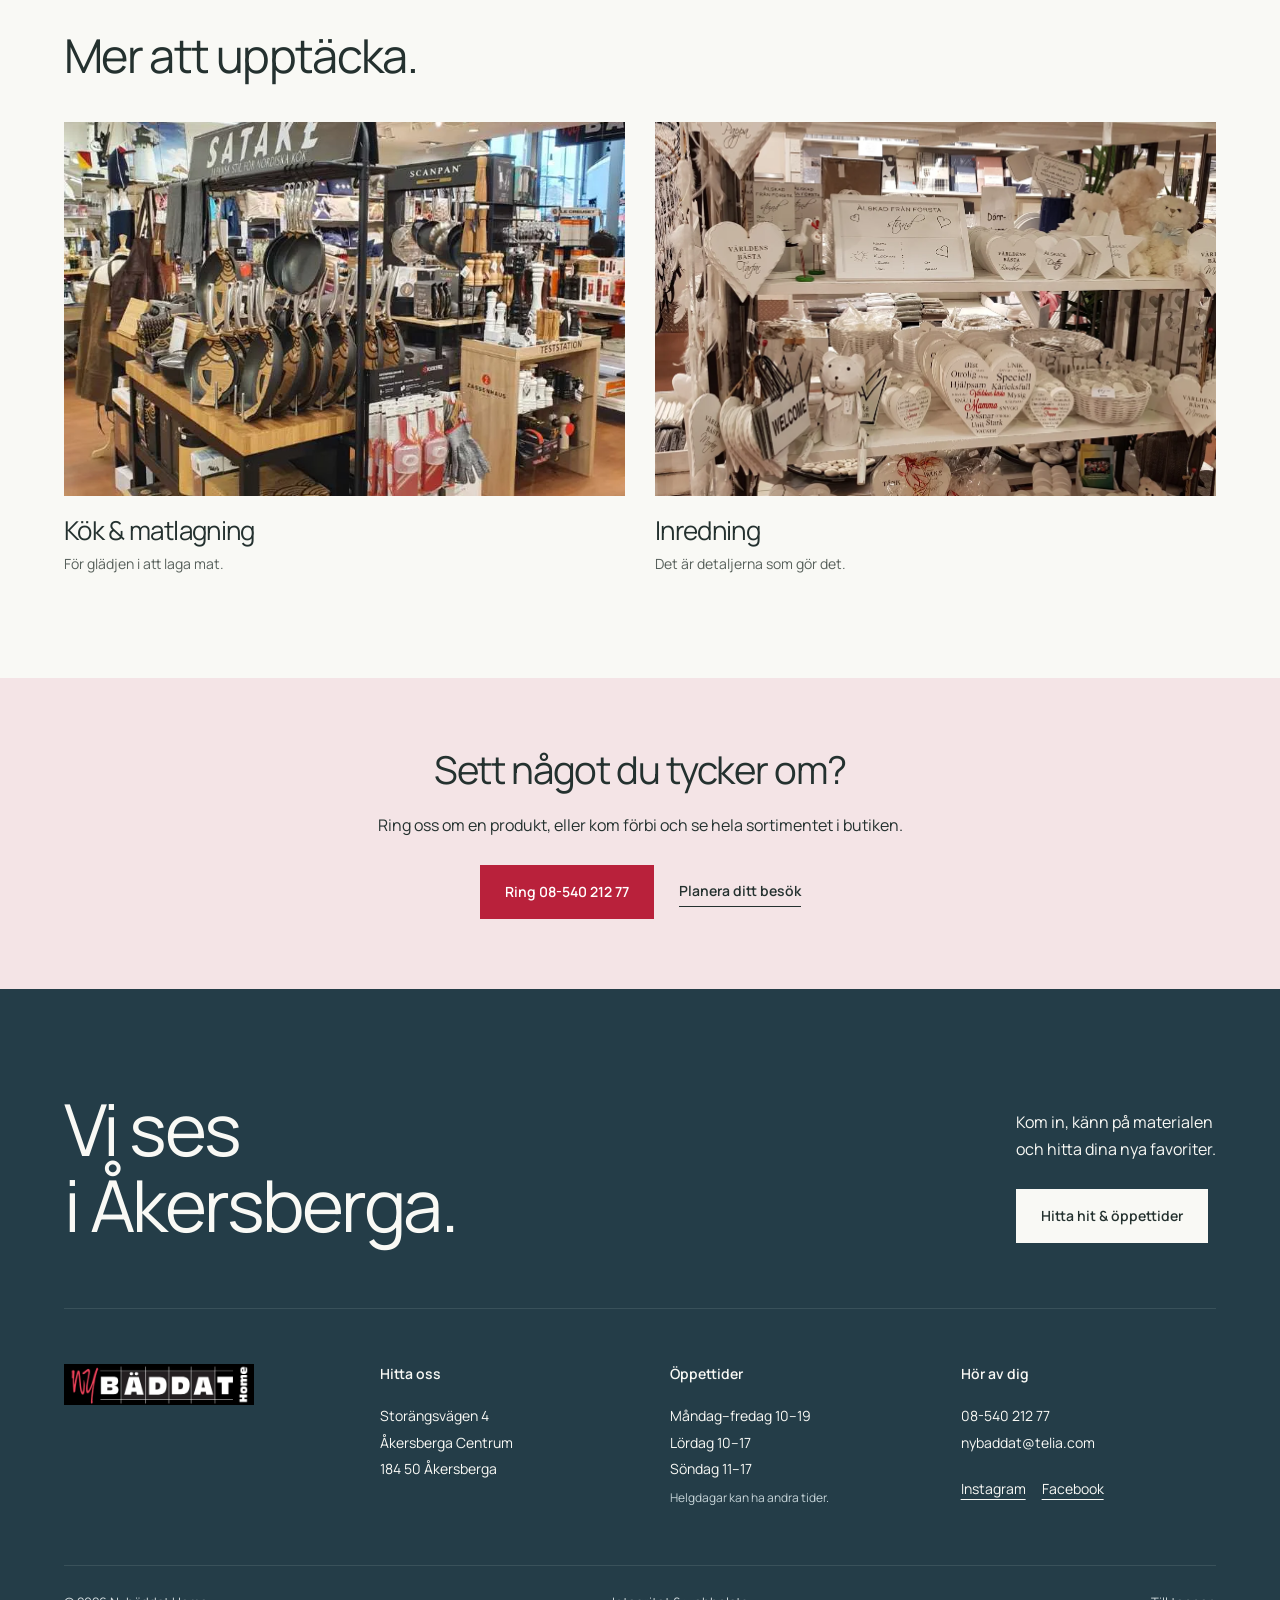
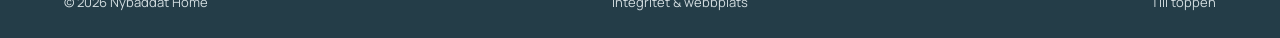
<file: dukning.html>
<!doctype html><html lang="sv"><head><meta charset="utf-8"><meta name="viewport" content="width=device-width, initial-scale=1"><title>Dukning &amp; glas i Åkersberga | Nybäddat Home</title><meta name="description" content="Från morgonkaffet till middagen som får ta hela kvällen. Hitta glas, porslin och detaljer som gör det lite härligare att slå sig ner."><meta name="theme-color" content="#f9f9f5"><link rel="canonical" href="https://nybaddat-home-akersberga.carlzzon121.chatgpt.site/dukning.html"><meta property="og:title" content="Dukning &amp; glas i Åkersberga | Nybäddat Home"><meta property="og:description" content="Från morgonkaffet till middagen som får ta hela kvällen. Hitta glas, porslin och detaljer som gör det lite härligare att slå sig ner."><meta property="og:type" content="website"><meta property="og:url" content="https://nybaddat-home-akersberga.carlzzon121.chatgpt.site/dukning.html"><link rel="icon" href="favicon.svg" type="image/svg+xml"><link rel="stylesheet" href="styles.css"><link rel="preload" href="assets/manrope.woff2" as="font" type="font/woff2" crossorigin><link rel="preload" href="assets/dukning.webp" as="image"><script type="application/ld+json">{"@context": "https://schema.org", "@type": "HomeGoodsStore", "name": "Nybäddat Home", "url": "https://nybaddat-home-akersberga.carlzzon121.chatgpt.site", "telephone": "+46854021277", "email": "nybaddat@telia.com", "address": {"@type": "PostalAddress", "streetAddress": "Storängsvägen 4", "addressLocality": "Åkersberga", "postalCode": "184 50", "addressCountry": "SE"}, "openingHoursSpecification": [{"@type": "OpeningHoursSpecification", "dayOfWeek": ["Monday", "Tuesday", "Wednesday", "Thursday", "Friday"], "opens": "10:00", "closes": "19:00"}, {"@type": "OpeningHoursSpecification", "dayOfWeek": "Saturday", "opens": "10:00", "closes": "17:00"}, {"@type": "OpeningHoursSpecification", "dayOfWeek": "Sunday", "opens": "11:00", "closes": "17:00"}], "sameAs": ["https://www.facebook.com/nybaddathome/", "https://www.instagram.com/nybaddathome/"]}</script><script src="script.js" defer></script></head><body class="inside"><a class="skip" href="#main">Till innehållet</a><header class="header"><a href="index.html" class="brand" aria-label="Nybäddat Home, startsidan"><img src="assets/logo.webp" width="1589" height="341" alt="Nybäddat Home" class="logo"></a><nav class="desktop-nav" aria-label="Huvudmeny"><a href="sortiment.html">Sortiment</a><a href="varumarken.html">Varumärken</a><a href="om-oss.html">Om Nybäddat</a></nav><a class="visit-link" href="besok-oss.html">Besök oss</a><button class="menu-toggle" aria-expanded="false" aria-controls="mobile-menu"><span>Meny</span><span class="menu-lines" aria-hidden="true"></span></button></header><div id="mobile-menu" class="mobile-menu" hidden><nav aria-label="Mobilmeny"><a href="index.html">Hem</a><a href="sortiment.html">Sortiment</a><a href="varumarken.html">Varumärken</a><a href="presenter.html">Presenter</a><a href="om-oss.html">Om Nybäddat</a><a href="besok-oss.html">Besök oss</a></nav><a href="tel:+46854021277">08-540 212 77</a><p>Storängsvägen 4<br>Åkersberga Centrum</p></div><main id="main"><div id="top"></div><section class="category-hero"><div class="category-hero-copy"><nav class="breadcrumb" aria-label="Brödsmulor"><a href="index.html">Hem</a><span aria-hidden="true">/</span><span>Dukning & glas</span></nav><h1>Dukning & glas</h1><p class="lead">Duka för mer tid tillsammans.</p><p>Från morgonkaffet till middagen som får ta hela kvällen. Hitta glas, porslin och detaljer som gör det lite härligare att slå sig ner.</p><a class="button" href="besok-oss.html">Se det i butiken</a></div><div class="category-hero-photo"><img src="assets/dukning.webp" alt="Dukning och porslin ur Nybäddats sortiment" width="1500" height="1125" class="" loading="eager" decoding="async" fetchpriority="high"></div></section><section class="department-details wrap"><h2>Hitta din nästa favorit.</h2><div class="details-list"><article><h3>Glas för varje tillfälle</h3><p>Vinglas, champagneglas och vardagsglas. Utforska bland annat Orrefors och Riedel och hitta en form som passar både drycken och din dukning.</p></article><article><h3>Porslin att blanda och använda</h3><p>Tallrikar, skålar och ugnsformar i olika färger och material. Välj en sammanhållen servis eller blanda personliga favoriter.</p></article><article><h3>Bar & drinkar</h3><p>Redskap och tillbehör för drinken hemma, från bland andra Dorre, Vacu Vin, Pulltex, Spiegelau och Luigi Bormioli.</p></article><article><h3>Konstglas med karaktär</h3><p>Vaser och glasföremål som också får vara en del av inredningen. Upptäck uttrycken från Orrefors och Kosta Boda.</p></article></div></section><section class="department-brands wrap"><h2>Några av namnen du möter hos oss.</h2><div class="brand-names"><span>Orrefors</span><span>Riedel</span><span>Pillivuyt</span><span>Gerbera</span><span>Bruka Design</span><span>Kosta Boda</span><span>Le Creuset</span><span>Rosenthal</span></div><a class="text-link" href="varumarken.html">Se alla varumärken</a></section><section class="category-more wrap"><h2>Mer att upptäcka.</h2><div class="mini-categories"><a class="category-tile" href="kok.html"><div class="image-box"><img src="assets/kok.webp" alt="Köksprodukter från Nybäddats sortiment" width="787" height="787" class="" loading="lazy" decoding="async"></div><h3>Kök & matlagning</h3><p>För glädjen i att laga mat.</p></a><a class="category-tile" href="inredning.html"><div class="image-box"><img src="assets/inredning.webp" alt="Inredningsdetaljer och dekoration från Nybäddat" width="1125" height="1500" class="" loading="lazy" decoding="async"></div><h3>Inredning</h3><p>Det är detaljerna som gör det.</p></a></div></section><section class="visit-band"><h2>Sett något du tycker om?</h2><p>Ring oss om en produkt, eller kom förbi och se hela sortimentet i butiken.</p><div class="actions"><a class="button" href="tel:+46854021277">Ring 08-540 212 77</a><a class="text-link" href="besok-oss.html">Planera ditt besök</a></div></section></main><footer class="footer"><div class="footer-top"><h2>Vi ses<br>i Åkersberga.</h2><div><p>Kom in, känn på materialen<br>och hitta dina nya favoriter.</p><a class="button light" href="besok-oss.html">Hitta hit & öppettider</a></div></div><div class="footer-grid"><a href="index.html" aria-label="Startsidan"><img src="assets/logo.webp" width="1589" height="341" alt="Nybäddat Home" class="logo"></a><div><h3>Hitta oss</h3><address>Storängsvägen 4<br>Åkersberga Centrum<br>184 50 Åkersberga</address></div><div><h3>Öppettider</h3><p>Måndag–fredag 10–19<br>Lördag 10–17<br>Söndag 11–17</p><small>Helgdagar kan ha andra tider.</small></div><div><h3>Hör av dig</h3><a href="tel:+46854021277">08-540 212 77</a><a href="mailto:nybaddat@telia.com">nybaddat@telia.com</a><div class="social"><a href="https://www.instagram.com/nybaddathome/" target="_blank" rel="noopener noreferrer">Instagram</a><a href="https://www.facebook.com/nybaddathome/" target="_blank" rel="noopener noreferrer">Facebook</a></div></div></div><div class="footer-bottom"><span>© 2026 Nybäddat Home</span><a href="integritet.html">Integritet & webbplats</a><a href="#top">Till toppen</a></div></footer></body></html>
</file>
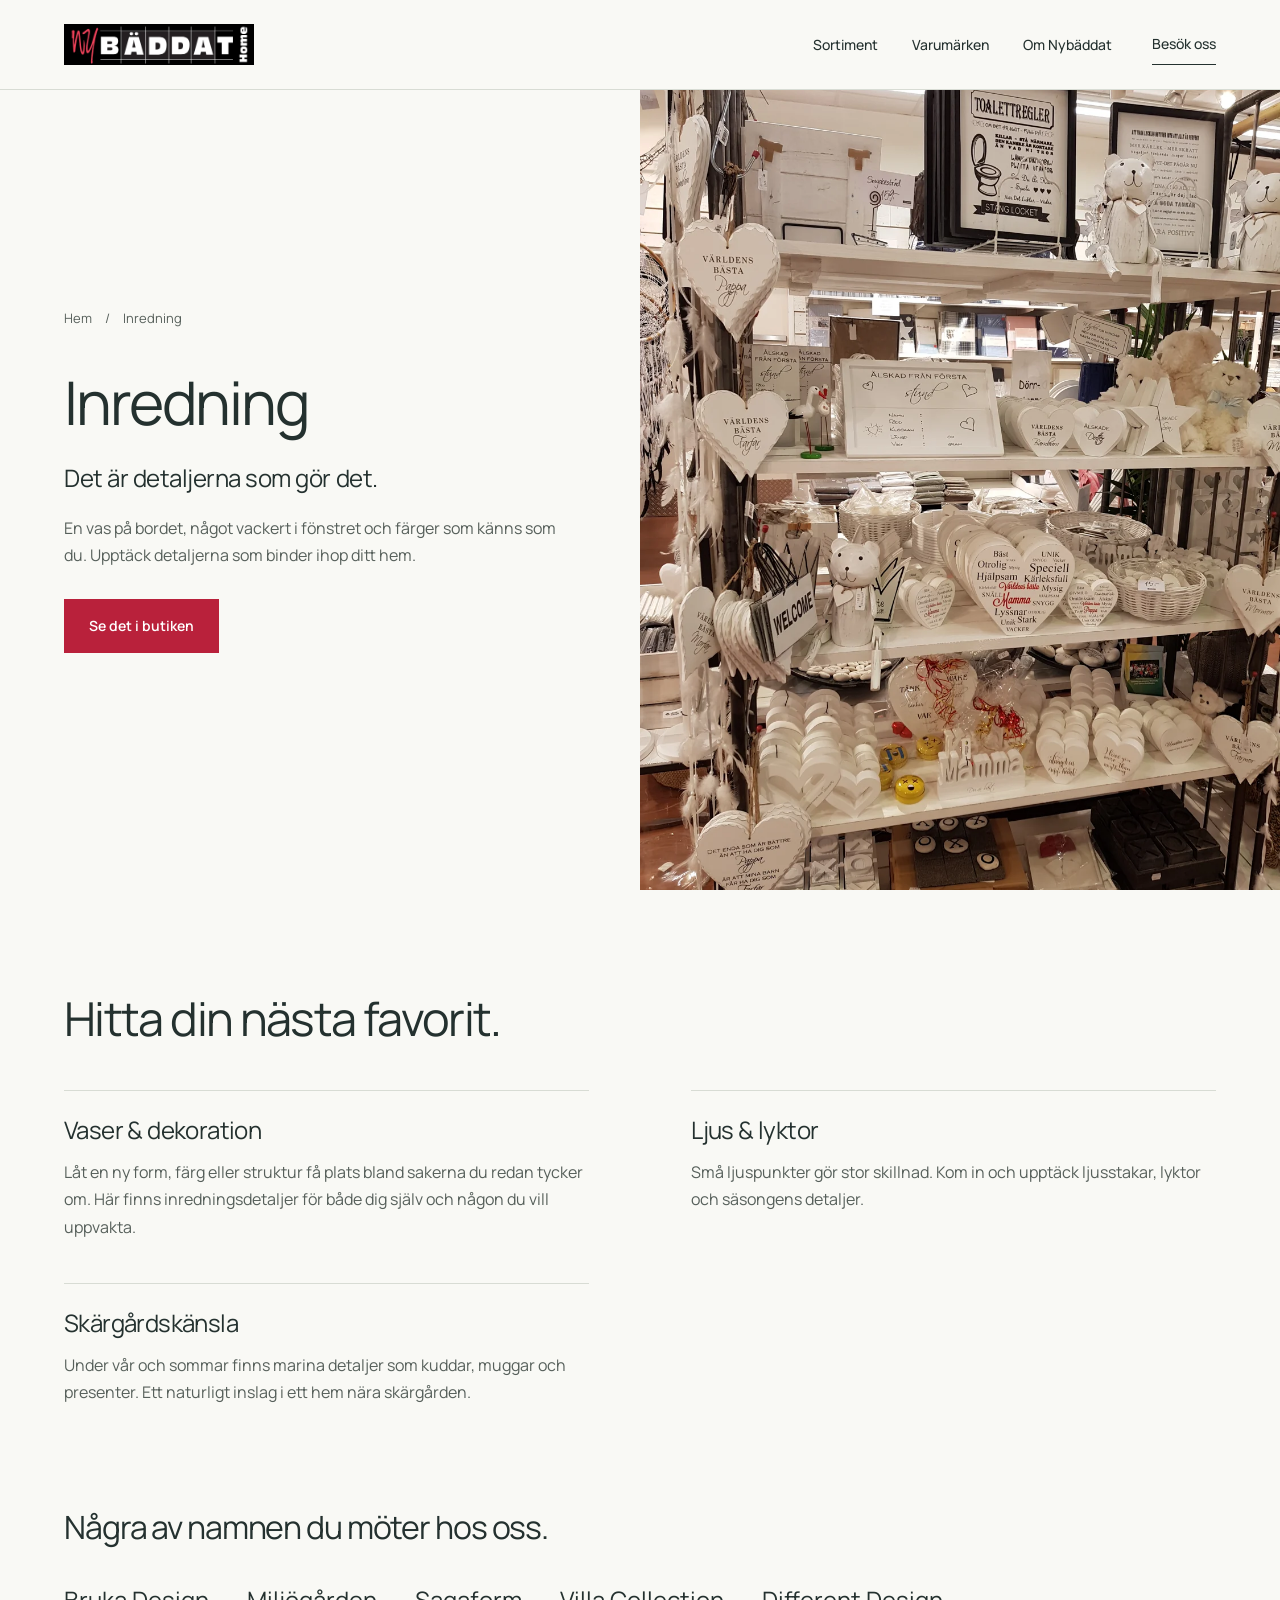
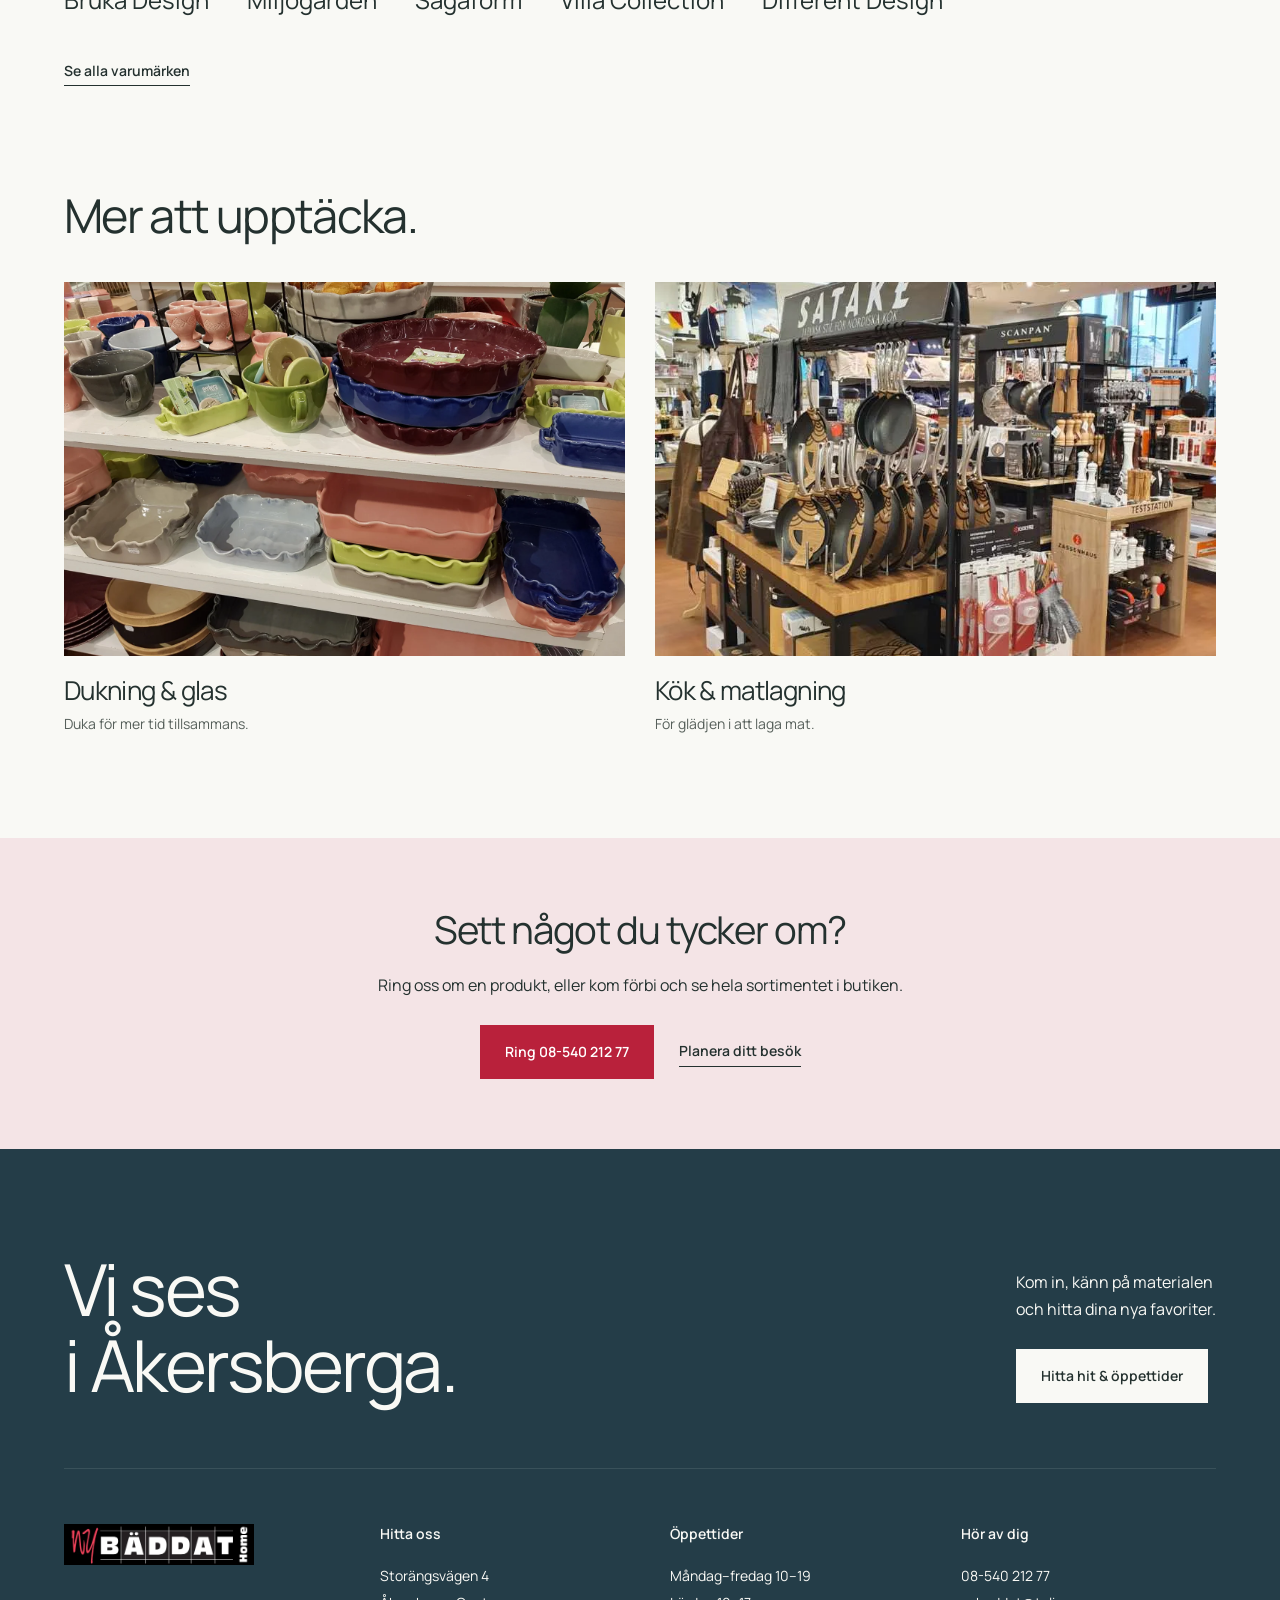
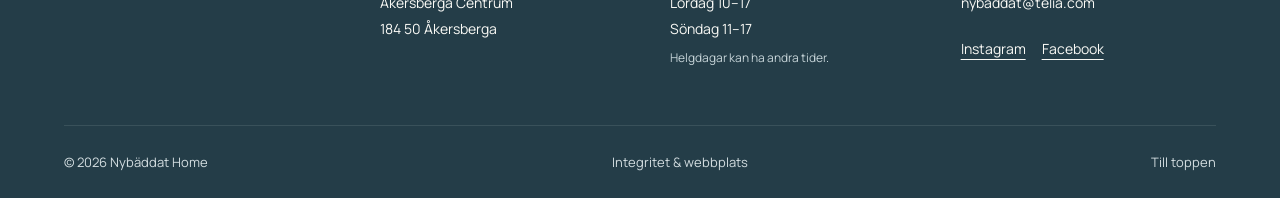
<file: inredning.html>
<!doctype html><html lang="sv"><head><meta charset="utf-8"><meta name="viewport" content="width=device-width, initial-scale=1"><title>Inredning i Åkersberga | Nybäddat Home</title><meta name="description" content="En vas på bordet, något vackert i fönstret och färger som känns som du. Upptäck detaljerna som binder ihop ditt hem."><meta name="theme-color" content="#f9f9f5"><link rel="canonical" href="https://nybaddat-home-akersberga.carlzzon121.chatgpt.site/inredning.html"><meta property="og:title" content="Inredning i Åkersberga | Nybäddat Home"><meta property="og:description" content="En vas på bordet, något vackert i fönstret och färger som känns som du. Upptäck detaljerna som binder ihop ditt hem."><meta property="og:type" content="website"><meta property="og:url" content="https://nybaddat-home-akersberga.carlzzon121.chatgpt.site/inredning.html"><link rel="icon" href="favicon.svg" type="image/svg+xml"><link rel="stylesheet" href="styles.css"><link rel="preload" href="assets/manrope.woff2" as="font" type="font/woff2" crossorigin><link rel="preload" href="assets/inredning.webp" as="image"><script type="application/ld+json">{"@context": "https://schema.org", "@type": "HomeGoodsStore", "name": "Nybäddat Home", "url": "https://nybaddat-home-akersberga.carlzzon121.chatgpt.site", "telephone": "+46854021277", "email": "nybaddat@telia.com", "address": {"@type": "PostalAddress", "streetAddress": "Storängsvägen 4", "addressLocality": "Åkersberga", "postalCode": "184 50", "addressCountry": "SE"}, "openingHoursSpecification": [{"@type": "OpeningHoursSpecification", "dayOfWeek": ["Monday", "Tuesday", "Wednesday", "Thursday", "Friday"], "opens": "10:00", "closes": "19:00"}, {"@type": "OpeningHoursSpecification", "dayOfWeek": "Saturday", "opens": "10:00", "closes": "17:00"}, {"@type": "OpeningHoursSpecification", "dayOfWeek": "Sunday", "opens": "11:00", "closes": "17:00"}], "sameAs": ["https://www.facebook.com/nybaddathome/", "https://www.instagram.com/nybaddathome/"]}</script><script src="script.js" defer></script></head><body class="inside"><a class="skip" href="#main">Till innehållet</a><header class="header"><a href="index.html" class="brand" aria-label="Nybäddat Home, startsidan"><img src="assets/logo.webp" width="1589" height="341" alt="Nybäddat Home" class="logo"></a><nav class="desktop-nav" aria-label="Huvudmeny"><a href="sortiment.html">Sortiment</a><a href="varumarken.html">Varumärken</a><a href="om-oss.html">Om Nybäddat</a></nav><a class="visit-link" href="besok-oss.html">Besök oss</a><button class="menu-toggle" aria-expanded="false" aria-controls="mobile-menu"><span>Meny</span><span class="menu-lines" aria-hidden="true"></span></button></header><div id="mobile-menu" class="mobile-menu" hidden><nav aria-label="Mobilmeny"><a href="index.html">Hem</a><a href="sortiment.html">Sortiment</a><a href="varumarken.html">Varumärken</a><a href="presenter.html">Presenter</a><a href="om-oss.html">Om Nybäddat</a><a href="besok-oss.html">Besök oss</a></nav><a href="tel:+46854021277">08-540 212 77</a><p>Storängsvägen 4<br>Åkersberga Centrum</p></div><main id="main"><div id="top"></div><section class="category-hero"><div class="category-hero-copy"><nav class="breadcrumb" aria-label="Brödsmulor"><a href="index.html">Hem</a><span aria-hidden="true">/</span><span>Inredning</span></nav><h1>Inredning</h1><p class="lead">Det är detaljerna som gör det.</p><p>En vas på bordet, något vackert i fönstret och färger som känns som du. Upptäck detaljerna som binder ihop ditt hem.</p><a class="button" href="besok-oss.html">Se det i butiken</a></div><div class="category-hero-photo"><img src="assets/inredning.webp" alt="Inredningsdetaljer och dekoration från Nybäddat" width="1125" height="1500" class="" loading="eager" decoding="async" fetchpriority="high"></div></section><section class="department-details wrap"><h2>Hitta din nästa favorit.</h2><div class="details-list"><article><h3>Vaser & dekoration</h3><p>Låt en ny form, färg eller struktur få plats bland sakerna du redan tycker om. Här finns inredningsdetaljer för både dig själv och någon du vill uppvakta.</p></article><article><h3>Ljus & lyktor</h3><p>Små ljuspunkter gör stor skillnad. Kom in och upptäck ljusstakar, lyktor och säsongens detaljer.</p></article><article><h3>Skärgårdskänsla</h3><p>Under vår och sommar finns marina detaljer som kuddar, muggar och presenter. Ett naturligt inslag i ett hem nära skärgården.</p></article></div></section><section class="department-brands wrap"><h2>Några av namnen du möter hos oss.</h2><div class="brand-names"><span>Bruka Design</span><span>Miljögården</span><span>Sagaform</span><span>Villa Collection</span><span>Different Design</span></div><a class="text-link" href="varumarken.html">Se alla varumärken</a></section><section class="category-more wrap"><h2>Mer att upptäcka.</h2><div class="mini-categories"><a class="category-tile" href="dukning.html"><div class="image-box"><img src="assets/dukning.webp" alt="Dukning och porslin ur Nybäddats sortiment" width="1500" height="1125" class="" loading="lazy" decoding="async"></div><h3>Dukning & glas</h3><p>Duka för mer tid tillsammans.</p></a><a class="category-tile" href="kok.html"><div class="image-box"><img src="assets/kok.webp" alt="Köksprodukter från Nybäddats sortiment" width="787" height="787" class="" loading="lazy" decoding="async"></div><h3>Kök & matlagning</h3><p>För glädjen i att laga mat.</p></a></div></section><section class="visit-band"><h2>Sett något du tycker om?</h2><p>Ring oss om en produkt, eller kom förbi och se hela sortimentet i butiken.</p><div class="actions"><a class="button" href="tel:+46854021277">Ring 08-540 212 77</a><a class="text-link" href="besok-oss.html">Planera ditt besök</a></div></section></main><footer class="footer"><div class="footer-top"><h2>Vi ses<br>i Åkersberga.</h2><div><p>Kom in, känn på materialen<br>och hitta dina nya favoriter.</p><a class="button light" href="besok-oss.html">Hitta hit & öppettider</a></div></div><div class="footer-grid"><a href="index.html" aria-label="Startsidan"><img src="assets/logo.webp" width="1589" height="341" alt="Nybäddat Home" class="logo"></a><div><h3>Hitta oss</h3><address>Storängsvägen 4<br>Åkersberga Centrum<br>184 50 Åkersberga</address></div><div><h3>Öppettider</h3><p>Måndag–fredag 10–19<br>Lördag 10–17<br>Söndag 11–17</p><small>Helgdagar kan ha andra tider.</small></div><div><h3>Hör av dig</h3><a href="tel:+46854021277">08-540 212 77</a><a href="mailto:nybaddat@telia.com">nybaddat@telia.com</a><div class="social"><a href="https://www.instagram.com/nybaddathome/" target="_blank" rel="noopener noreferrer">Instagram</a><a href="https://www.facebook.com/nybaddathome/" target="_blank" rel="noopener noreferrer">Facebook</a></div></div></div><div class="footer-bottom"><span>© 2026 Nybäddat Home</span><a href="integritet.html">Integritet & webbplats</a><a href="#top">Till toppen</a></div></footer></body></html>
</file>
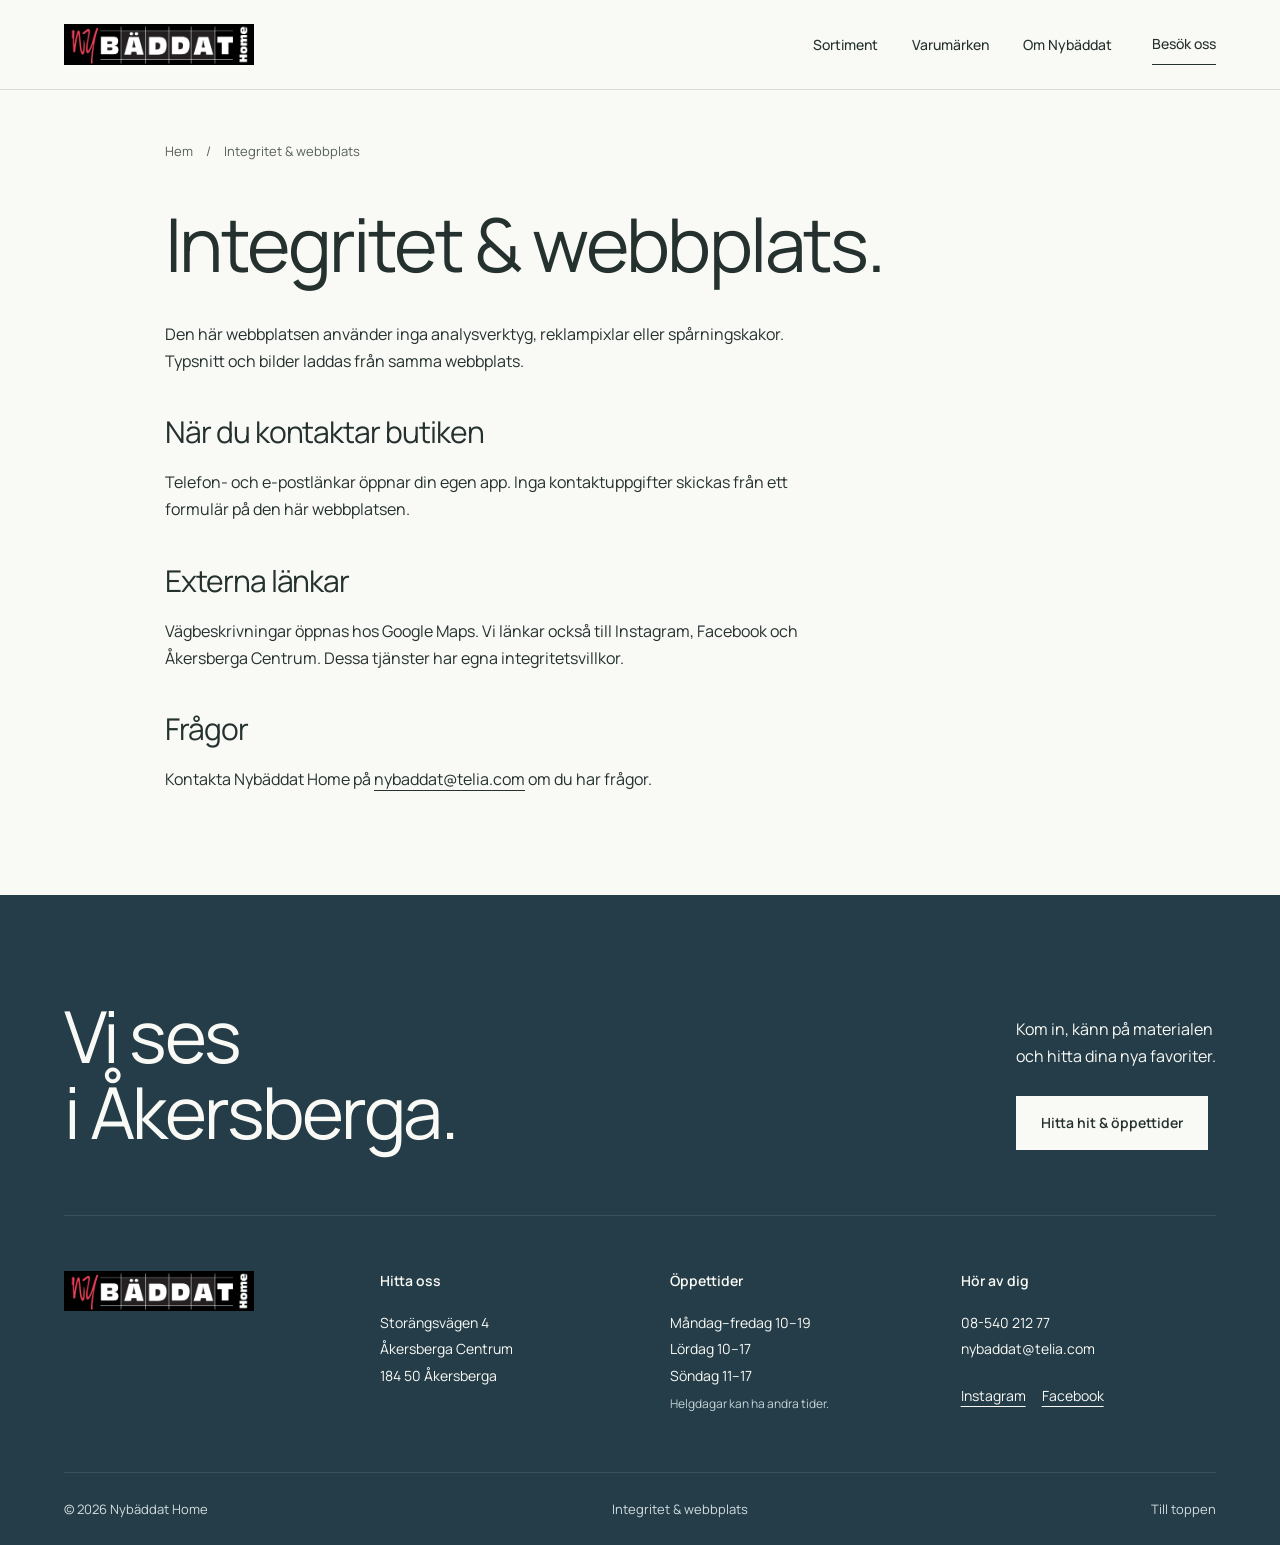
<file: integritet.html>
<!doctype html><html lang="sv"><head><meta charset="utf-8"><meta name="viewport" content="width=device-width, initial-scale=1"><title>Integritet &amp; webbplats | Nybäddat Home</title><meta name="description" content="Information om hur denna webbplats fungerar och vilka externa tjänster som länkas."><meta name="theme-color" content="#f9f9f5"><link rel="canonical" href="https://nybaddat-home-akersberga.carlzzon121.chatgpt.site/integritet.html"><meta property="og:title" content="Integritet &amp; webbplats | Nybäddat Home"><meta property="og:description" content="Information om hur denna webbplats fungerar och vilka externa tjänster som länkas."><meta property="og:type" content="website"><meta property="og:url" content="https://nybaddat-home-akersberga.carlzzon121.chatgpt.site/integritet.html"><link rel="icon" href="favicon.svg" type="image/svg+xml"><link rel="stylesheet" href="styles.css"><link rel="preload" href="assets/manrope.woff2" as="font" type="font/woff2" crossorigin><script type="application/ld+json">{"@context": "https://schema.org", "@type": "HomeGoodsStore", "name": "Nybäddat Home", "url": "https://nybaddat-home-akersberga.carlzzon121.chatgpt.site", "telephone": "+46854021277", "email": "nybaddat@telia.com", "address": {"@type": "PostalAddress", "streetAddress": "Storängsvägen 4", "addressLocality": "Åkersberga", "postalCode": "184 50", "addressCountry": "SE"}, "openingHoursSpecification": [{"@type": "OpeningHoursSpecification", "dayOfWeek": ["Monday", "Tuesday", "Wednesday", "Thursday", "Friday"], "opens": "10:00", "closes": "19:00"}, {"@type": "OpeningHoursSpecification", "dayOfWeek": "Saturday", "opens": "10:00", "closes": "17:00"}, {"@type": "OpeningHoursSpecification", "dayOfWeek": "Sunday", "opens": "11:00", "closes": "17:00"}], "sameAs": ["https://www.facebook.com/nybaddathome/", "https://www.instagram.com/nybaddathome/"]}</script><script src="script.js" defer></script></head><body class="inside"><a class="skip" href="#main">Till innehållet</a><header class="header"><a href="index.html" class="brand" aria-label="Nybäddat Home, startsidan"><img src="assets/logo.webp" width="1589" height="341" alt="Nybäddat Home" class="logo"></a><nav class="desktop-nav" aria-label="Huvudmeny"><a href="sortiment.html">Sortiment</a><a href="varumarken.html">Varumärken</a><a href="om-oss.html">Om Nybäddat</a></nav><a class="visit-link" href="besok-oss.html">Besök oss</a><button class="menu-toggle" aria-expanded="false" aria-controls="mobile-menu"><span>Meny</span><span class="menu-lines" aria-hidden="true"></span></button></header><div id="mobile-menu" class="mobile-menu" hidden><nav aria-label="Mobilmeny"><a href="index.html">Hem</a><a href="sortiment.html">Sortiment</a><a href="varumarken.html">Varumärken</a><a href="presenter.html">Presenter</a><a href="om-oss.html">Om Nybäddat</a><a href="besok-oss.html">Besök oss</a></nav><a href="tel:+46854021277">08-540 212 77</a><p>Storängsvägen 4<br>Åkersberga Centrum</p></div><main id="main"><div id="top"></div><section class="legal wrap"><nav class="breadcrumb" aria-label="Brödsmulor"><a href="index.html">Hem</a><span aria-hidden="true">/</span><span>Integritet & webbplats</span></nav><h1>Integritet & webbplats.</h1><p>Den här webbplatsen använder inga analysverktyg, reklampixlar eller spårningskakor. Typsnitt och bilder laddas från samma webbplats.</p><h2>När du kontaktar butiken</h2><p>Telefon- och e-postlänkar öppnar din egen app. Inga kontaktuppgifter skickas från ett formulär på den här webbplatsen.</p><h2>Externa länkar</h2><p>Vägbeskrivningar öppnas hos Google Maps. Vi länkar också till Instagram, Facebook och Åkersberga Centrum. Dessa tjänster har egna integritetsvillkor.</p><h2>Frågor</h2><p>Kontakta Nybäddat Home på <a href="mailto:nybaddat@telia.com">nybaddat@telia.com</a> om du har frågor.</p></section></main><footer class="footer"><div class="footer-top"><h2>Vi ses<br>i Åkersberga.</h2><div><p>Kom in, känn på materialen<br>och hitta dina nya favoriter.</p><a class="button light" href="besok-oss.html">Hitta hit & öppettider</a></div></div><div class="footer-grid"><a href="index.html" aria-label="Startsidan"><img src="assets/logo.webp" width="1589" height="341" alt="Nybäddat Home" class="logo"></a><div><h3>Hitta oss</h3><address>Storängsvägen 4<br>Åkersberga Centrum<br>184 50 Åkersberga</address></div><div><h3>Öppettider</h3><p>Måndag–fredag 10–19<br>Lördag 10–17<br>Söndag 11–17</p><small>Helgdagar kan ha andra tider.</small></div><div><h3>Hör av dig</h3><a href="tel:+46854021277">08-540 212 77</a><a href="mailto:nybaddat@telia.com">nybaddat@telia.com</a><div class="social"><a href="https://www.instagram.com/nybaddathome/" target="_blank" rel="noopener noreferrer">Instagram</a><a href="https://www.facebook.com/nybaddathome/" target="_blank" rel="noopener noreferrer">Facebook</a></div></div></div><div class="footer-bottom"><span>© 2026 Nybäddat Home</span><a href="integritet.html">Integritet & webbplats</a><a href="#top">Till toppen</a></div></footer></body></html>
</file>
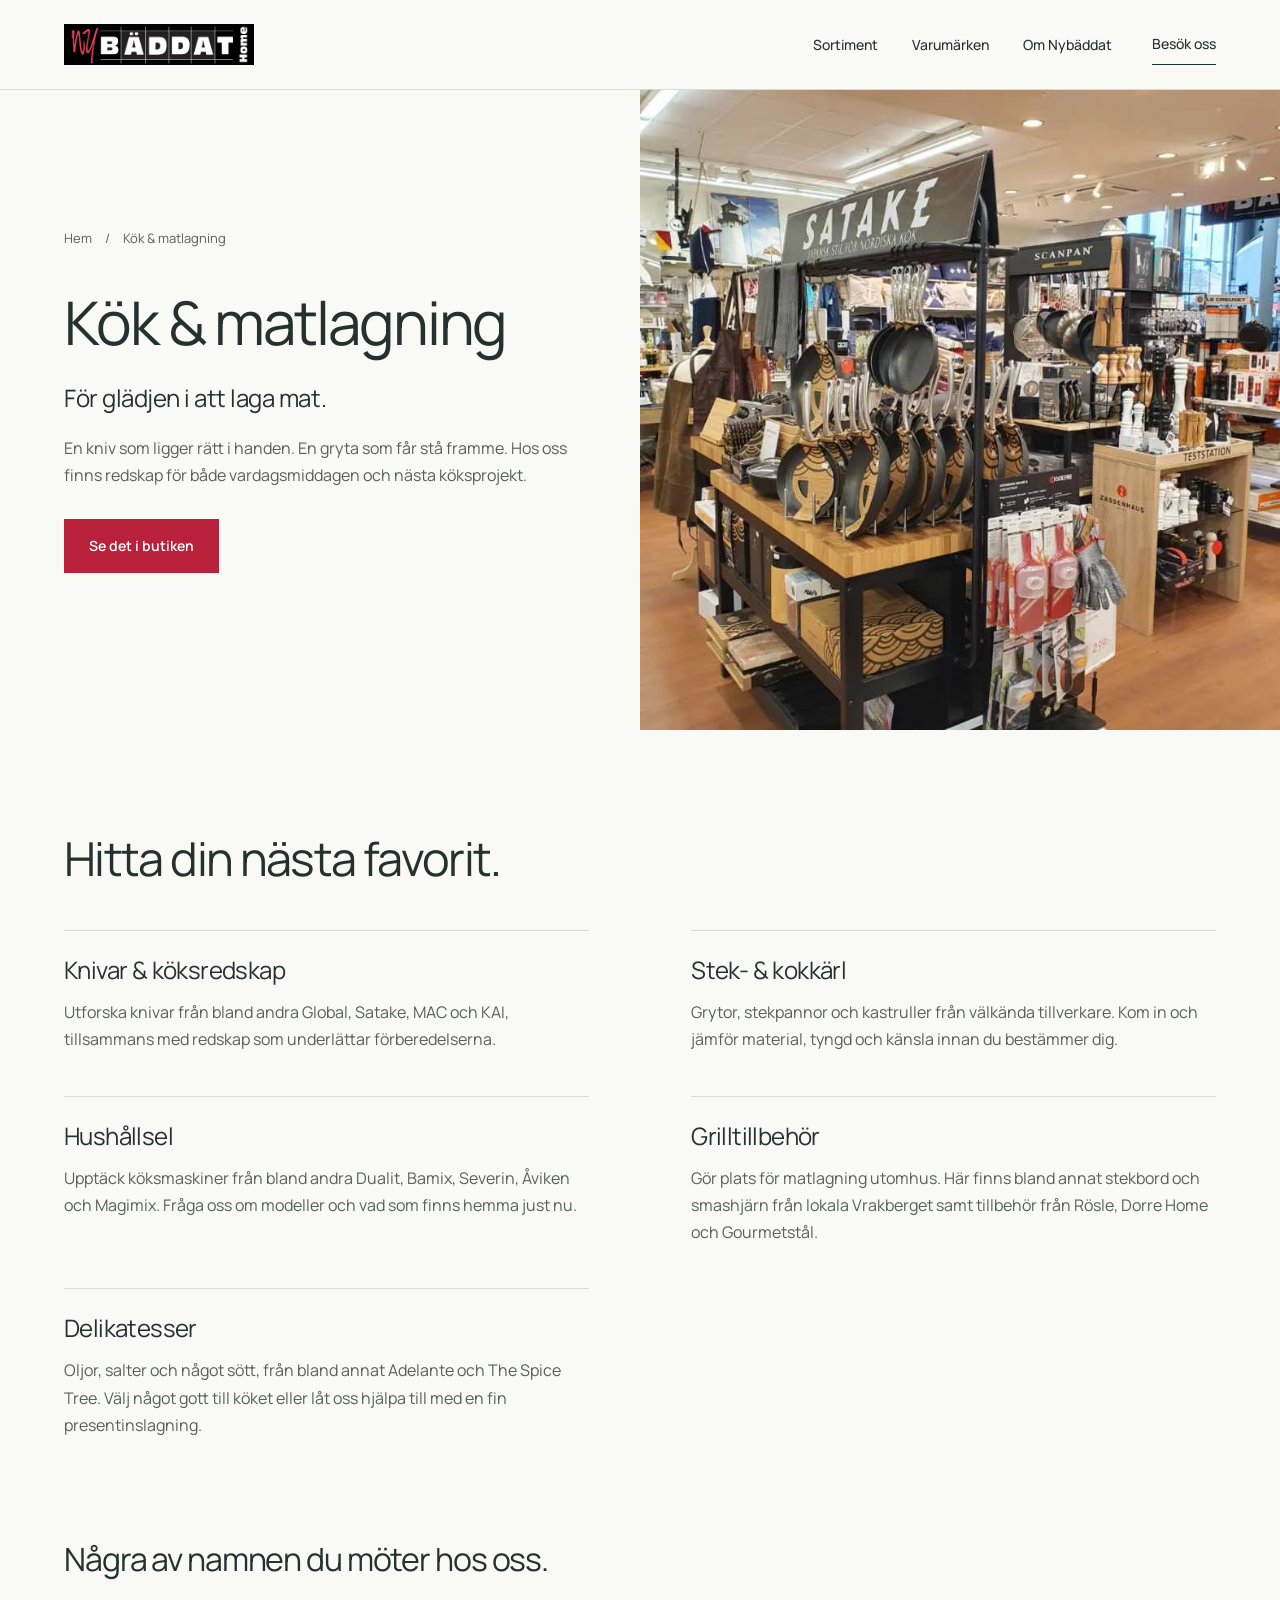
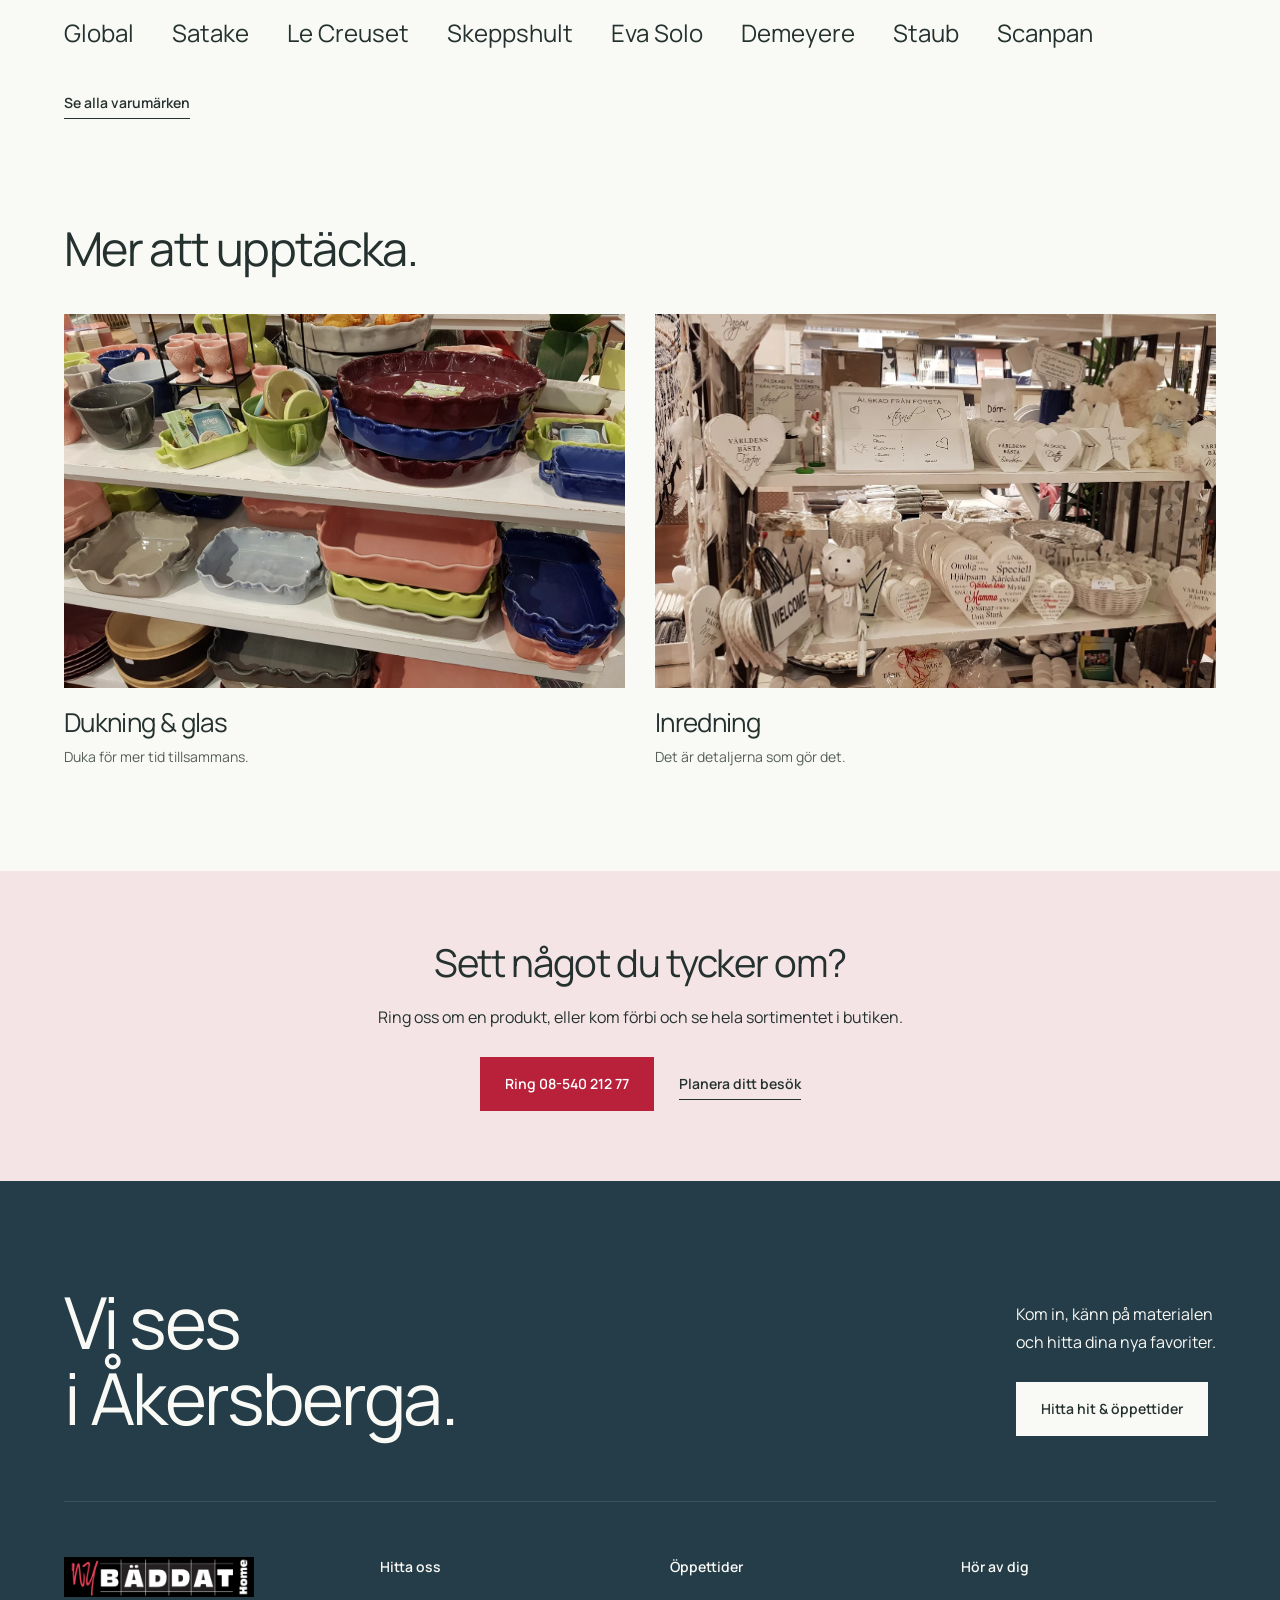
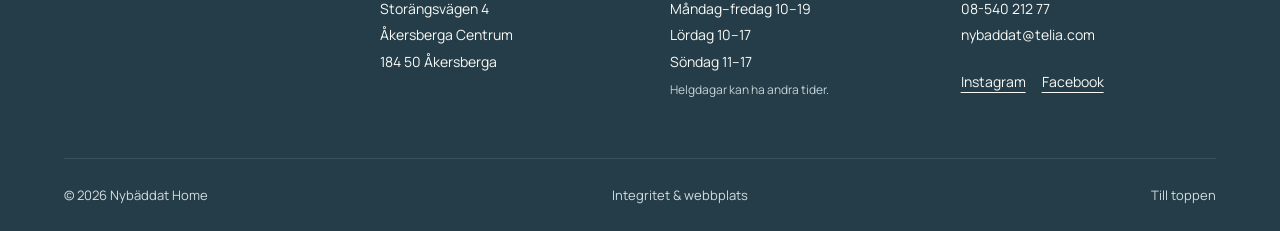
<file: kok.html>
<!doctype html><html lang="sv"><head><meta charset="utf-8"><meta name="viewport" content="width=device-width, initial-scale=1"><title>Kök &amp; matlagning i Åkersberga | Nybäddat Home</title><meta name="description" content="En kniv som ligger rätt i handen. En gryta som får stå framme. Hos oss finns redskap för både vardagsmiddagen och nästa köksprojekt."><meta name="theme-color" content="#f9f9f5"><link rel="canonical" href="https://nybaddat-home-akersberga.carlzzon121.chatgpt.site/kok.html"><meta property="og:title" content="Kök &amp; matlagning i Åkersberga | Nybäddat Home"><meta property="og:description" content="En kniv som ligger rätt i handen. En gryta som får stå framme. Hos oss finns redskap för både vardagsmiddagen och nästa köksprojekt."><meta property="og:type" content="website"><meta property="og:url" content="https://nybaddat-home-akersberga.carlzzon121.chatgpt.site/kok.html"><link rel="icon" href="favicon.svg" type="image/svg+xml"><link rel="stylesheet" href="styles.css"><link rel="preload" href="assets/manrope.woff2" as="font" type="font/woff2" crossorigin><link rel="preload" href="assets/kok.webp" as="image"><script type="application/ld+json">{"@context": "https://schema.org", "@type": "HomeGoodsStore", "name": "Nybäddat Home", "url": "https://nybaddat-home-akersberga.carlzzon121.chatgpt.site", "telephone": "+46854021277", "email": "nybaddat@telia.com", "address": {"@type": "PostalAddress", "streetAddress": "Storängsvägen 4", "addressLocality": "Åkersberga", "postalCode": "184 50", "addressCountry": "SE"}, "openingHoursSpecification": [{"@type": "OpeningHoursSpecification", "dayOfWeek": ["Monday", "Tuesday", "Wednesday", "Thursday", "Friday"], "opens": "10:00", "closes": "19:00"}, {"@type": "OpeningHoursSpecification", "dayOfWeek": "Saturday", "opens": "10:00", "closes": "17:00"}, {"@type": "OpeningHoursSpecification", "dayOfWeek": "Sunday", "opens": "11:00", "closes": "17:00"}], "sameAs": ["https://www.facebook.com/nybaddathome/", "https://www.instagram.com/nybaddathome/"]}</script><script src="script.js" defer></script></head><body class="inside"><a class="skip" href="#main">Till innehållet</a><header class="header"><a href="index.html" class="brand" aria-label="Nybäddat Home, startsidan"><img src="assets/logo.webp" width="1589" height="341" alt="Nybäddat Home" class="logo"></a><nav class="desktop-nav" aria-label="Huvudmeny"><a href="sortiment.html">Sortiment</a><a href="varumarken.html">Varumärken</a><a href="om-oss.html">Om Nybäddat</a></nav><a class="visit-link" href="besok-oss.html">Besök oss</a><button class="menu-toggle" aria-expanded="false" aria-controls="mobile-menu"><span>Meny</span><span class="menu-lines" aria-hidden="true"></span></button></header><div id="mobile-menu" class="mobile-menu" hidden><nav aria-label="Mobilmeny"><a href="index.html">Hem</a><a href="sortiment.html">Sortiment</a><a href="varumarken.html">Varumärken</a><a href="presenter.html">Presenter</a><a href="om-oss.html">Om Nybäddat</a><a href="besok-oss.html">Besök oss</a></nav><a href="tel:+46854021277">08-540 212 77</a><p>Storängsvägen 4<br>Åkersberga Centrum</p></div><main id="main"><div id="top"></div><section class="category-hero"><div class="category-hero-copy"><nav class="breadcrumb" aria-label="Brödsmulor"><a href="index.html">Hem</a><span aria-hidden="true">/</span><span>Kök & matlagning</span></nav><h1>Kök & matlagning</h1><p class="lead">För glädjen i att laga mat.</p><p>En kniv som ligger rätt i handen. En gryta som får stå framme. Hos oss finns redskap för både vardagsmiddagen och nästa köksprojekt.</p><a class="button" href="besok-oss.html">Se det i butiken</a></div><div class="category-hero-photo"><img src="assets/kok.webp" alt="Köksprodukter från Nybäddats sortiment" width="787" height="787" class="" loading="eager" decoding="async" fetchpriority="high"></div></section><section class="department-details wrap"><h2>Hitta din nästa favorit.</h2><div class="details-list"><article><h3>Knivar & köksredskap</h3><p>Utforska knivar från bland andra Global, Satake, MAC och KAI, tillsammans med redskap som underlättar förberedelserna.</p></article><article><h3>Stek- & kokkärl</h3><p>Grytor, stekpannor och kastruller från välkända tillverkare. Kom in och jämför material, tyngd och känsla innan du bestämmer dig.</p></article><article><h3>Hushållsel</h3><p>Upptäck köksmaskiner från bland andra Dualit, Bamix, Severin, Åviken och Magimix. Fråga oss om modeller och vad som finns hemma just nu.</p></article><article><h3>Grilltillbehör</h3><p>Gör plats för matlagning utomhus. Här finns bland annat stekbord och smashjärn från lokala Vrakberget samt tillbehör från Rösle, Dorre Home och Gourmetstål.</p></article><article><h3>Delikatesser</h3><p>Oljor, salter och något sött, från bland annat Adelante och The Spice Tree. Välj något gott till köket eller låt oss hjälpa till med en fin presentinslagning.</p></article></div></section><section class="department-brands wrap"><h2>Några av namnen du möter hos oss.</h2><div class="brand-names"><span>Global</span><span>Satake</span><span>Le Creuset</span><span>Skeppshult</span><span>Eva Solo</span><span>Demeyere</span><span>Staub</span><span>Scanpan</span></div><a class="text-link" href="varumarken.html">Se alla varumärken</a></section><section class="category-more wrap"><h2>Mer att upptäcka.</h2><div class="mini-categories"><a class="category-tile" href="dukning.html"><div class="image-box"><img src="assets/dukning.webp" alt="Dukning och porslin ur Nybäddats sortiment" width="1500" height="1125" class="" loading="lazy" decoding="async"></div><h3>Dukning & glas</h3><p>Duka för mer tid tillsammans.</p></a><a class="category-tile" href="inredning.html"><div class="image-box"><img src="assets/inredning.webp" alt="Inredningsdetaljer och dekoration från Nybäddat" width="1125" height="1500" class="" loading="lazy" decoding="async"></div><h3>Inredning</h3><p>Det är detaljerna som gör det.</p></a></div></section><section class="visit-band"><h2>Sett något du tycker om?</h2><p>Ring oss om en produkt, eller kom förbi och se hela sortimentet i butiken.</p><div class="actions"><a class="button" href="tel:+46854021277">Ring 08-540 212 77</a><a class="text-link" href="besok-oss.html">Planera ditt besök</a></div></section></main><footer class="footer"><div class="footer-top"><h2>Vi ses<br>i Åkersberga.</h2><div><p>Kom in, känn på materialen<br>och hitta dina nya favoriter.</p><a class="button light" href="besok-oss.html">Hitta hit & öppettider</a></div></div><div class="footer-grid"><a href="index.html" aria-label="Startsidan"><img src="assets/logo.webp" width="1589" height="341" alt="Nybäddat Home" class="logo"></a><div><h3>Hitta oss</h3><address>Storängsvägen 4<br>Åkersberga Centrum<br>184 50 Åkersberga</address></div><div><h3>Öppettider</h3><p>Måndag–fredag 10–19<br>Lördag 10–17<br>Söndag 11–17</p><small>Helgdagar kan ha andra tider.</small></div><div><h3>Hör av dig</h3><a href="tel:+46854021277">08-540 212 77</a><a href="mailto:nybaddat@telia.com">nybaddat@telia.com</a><div class="social"><a href="https://www.instagram.com/nybaddathome/" target="_blank" rel="noopener noreferrer">Instagram</a><a href="https://www.facebook.com/nybaddathome/" target="_blank" rel="noopener noreferrer">Facebook</a></div></div></div><div class="footer-bottom"><span>© 2026 Nybäddat Home</span><a href="integritet.html">Integritet & webbplats</a><a href="#top">Till toppen</a></div></footer></body></html>
</file>
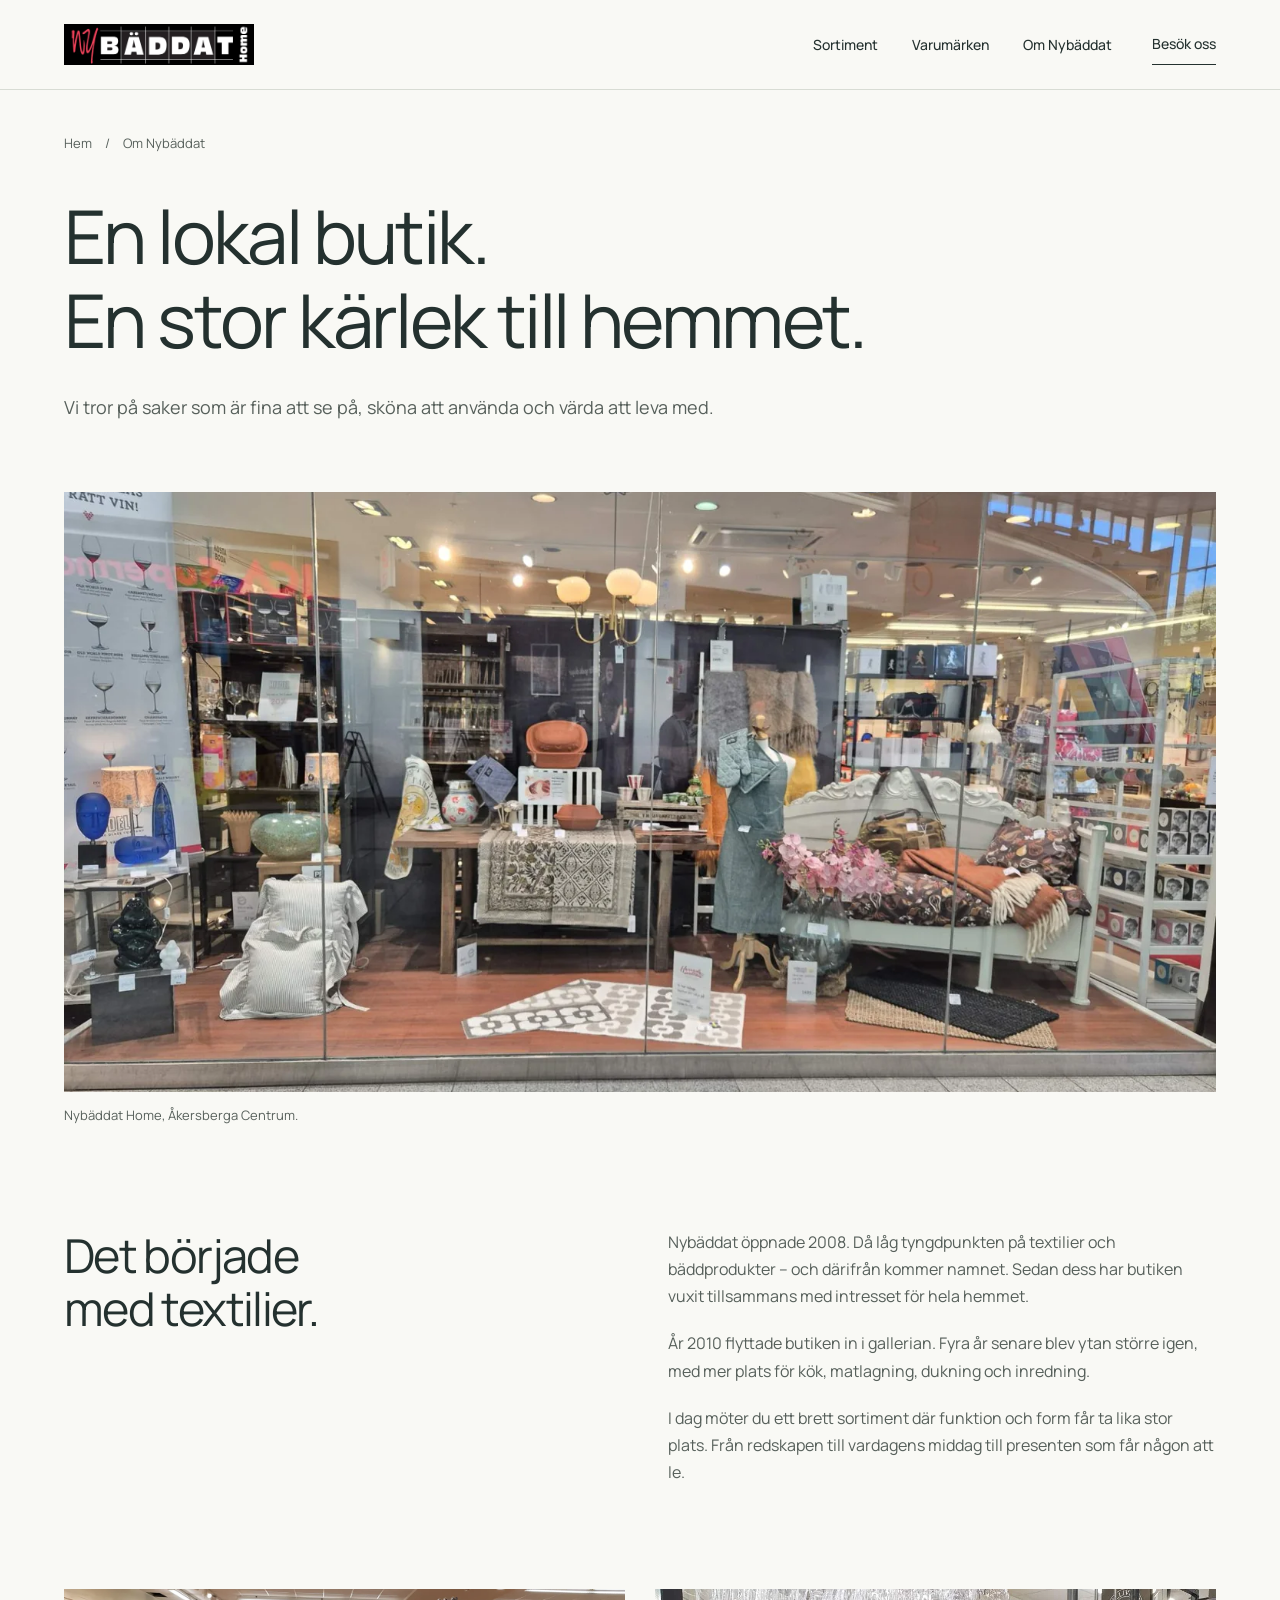
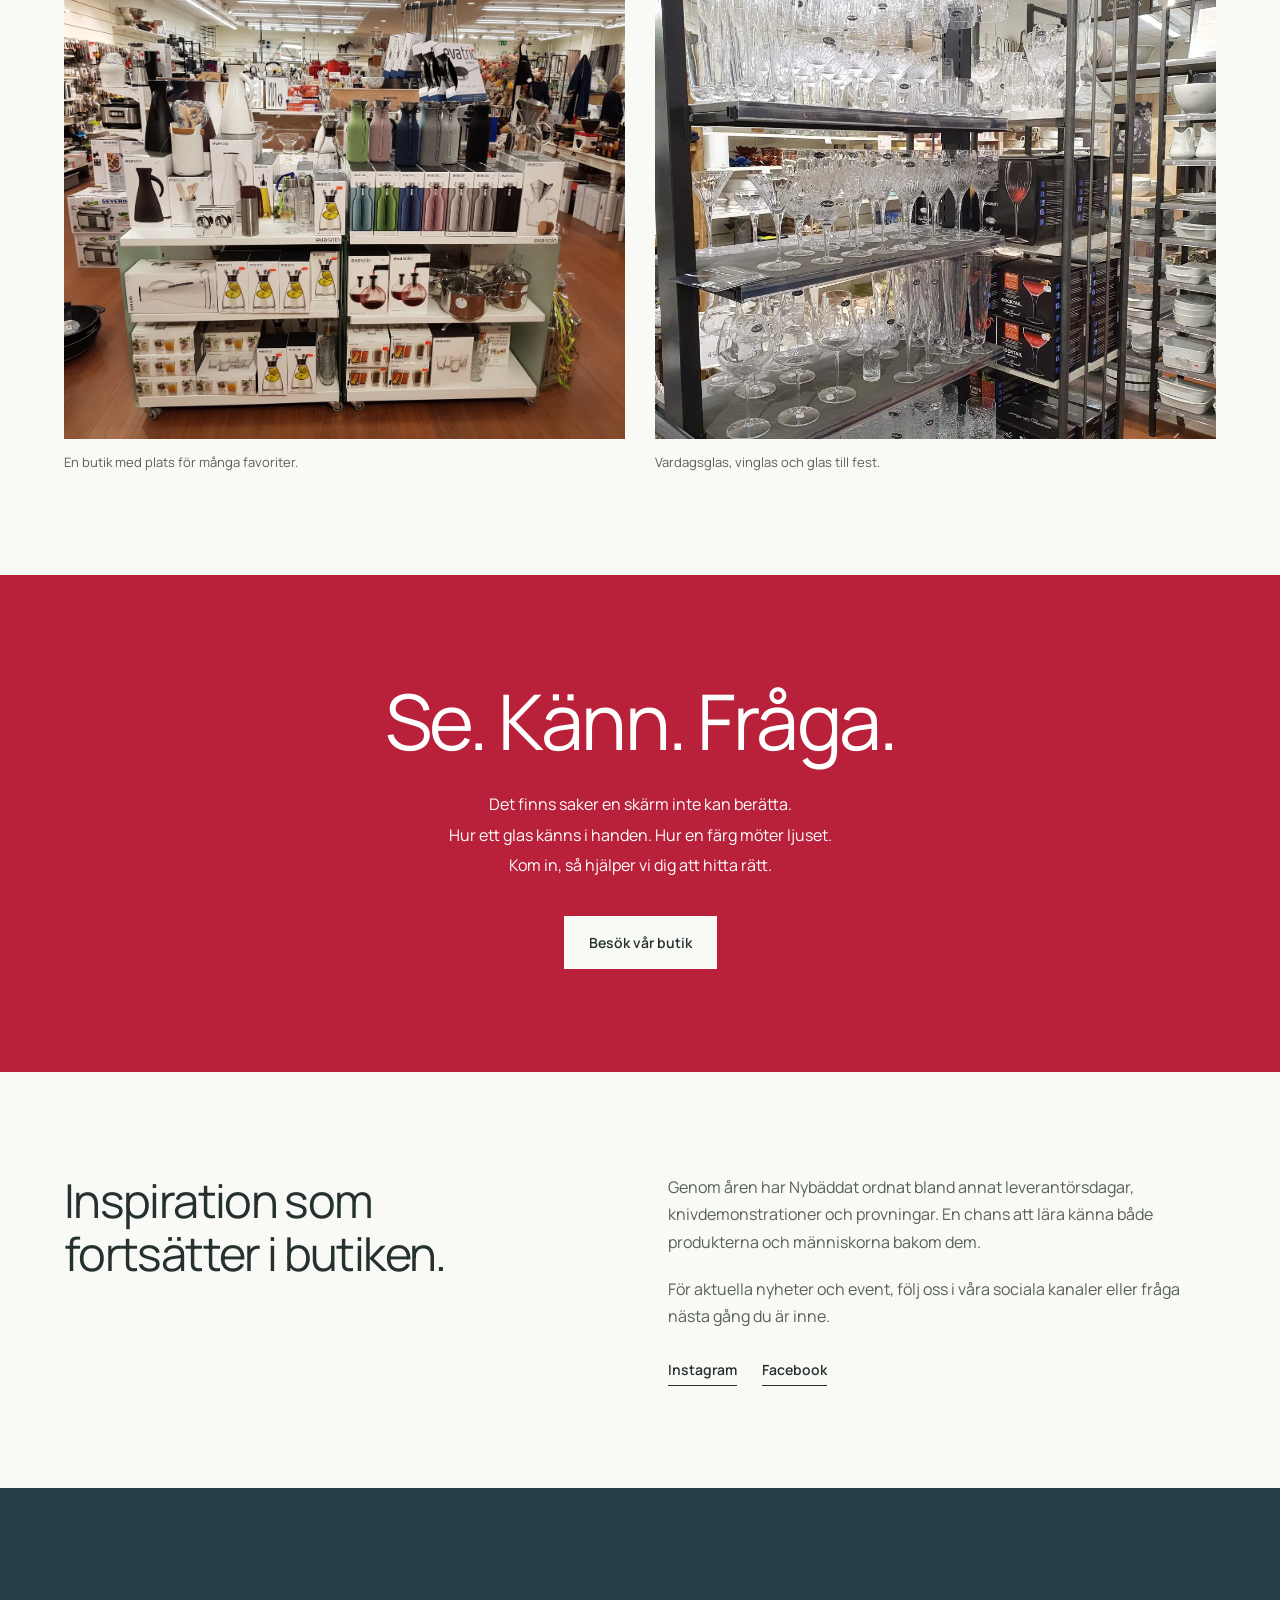
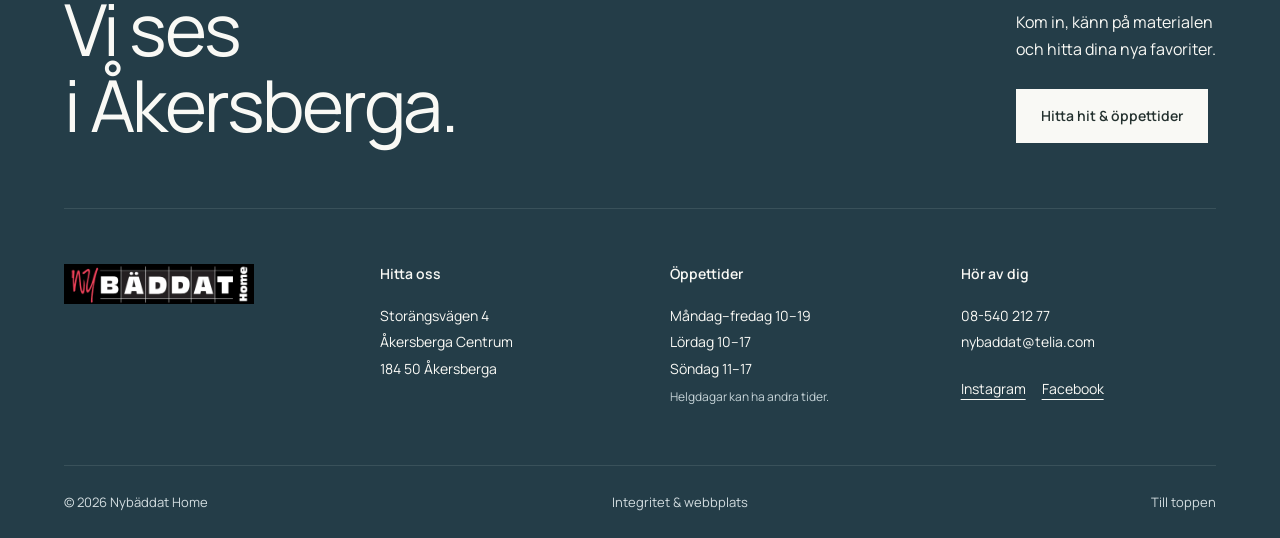
<file: om-oss.html>
<!doctype html><html lang="sv"><head><meta charset="utf-8"><meta name="viewport" content="width=device-width, initial-scale=1"><title>Om Nybäddat Home | Nybäddat Home</title><meta name="description" content="Lär känna Nybäddat Home, inredningsbutiken i Åkersberga Centrum som har hemmet i fokus sedan 2008."><meta name="theme-color" content="#f9f9f5"><link rel="canonical" href="https://nybaddat-home-akersberga.carlzzon121.chatgpt.site/om-oss.html"><meta property="og:title" content="Om Nybäddat Home | Nybäddat Home"><meta property="og:description" content="Lär känna Nybäddat Home, inredningsbutiken i Åkersberga Centrum som har hemmet i fokus sedan 2008."><meta property="og:type" content="website"><meta property="og:url" content="https://nybaddat-home-akersberga.carlzzon121.chatgpt.site/om-oss.html"><link rel="icon" href="favicon.svg" type="image/svg+xml"><link rel="stylesheet" href="styles.css"><link rel="preload" href="assets/manrope.woff2" as="font" type="font/woff2" crossorigin><link rel="preload" href="assets/butik.webp" as="image"><script type="application/ld+json">{"@context": "https://schema.org", "@type": "HomeGoodsStore", "name": "Nybäddat Home", "url": "https://nybaddat-home-akersberga.carlzzon121.chatgpt.site", "telephone": "+46854021277", "email": "nybaddat@telia.com", "address": {"@type": "PostalAddress", "streetAddress": "Storängsvägen 4", "addressLocality": "Åkersberga", "postalCode": "184 50", "addressCountry": "SE"}, "openingHoursSpecification": [{"@type": "OpeningHoursSpecification", "dayOfWeek": ["Monday", "Tuesday", "Wednesday", "Thursday", "Friday"], "opens": "10:00", "closes": "19:00"}, {"@type": "OpeningHoursSpecification", "dayOfWeek": "Saturday", "opens": "10:00", "closes": "17:00"}, {"@type": "OpeningHoursSpecification", "dayOfWeek": "Sunday", "opens": "11:00", "closes": "17:00"}], "sameAs": ["https://www.facebook.com/nybaddathome/", "https://www.instagram.com/nybaddathome/"]}</script><script src="script.js" defer></script></head><body class="inside"><a class="skip" href="#main">Till innehållet</a><header class="header"><a href="index.html" class="brand" aria-label="Nybäddat Home, startsidan"><img src="assets/logo.webp" width="1589" height="341" alt="Nybäddat Home" class="logo"></a><nav class="desktop-nav" aria-label="Huvudmeny"><a href="sortiment.html">Sortiment</a><a href="varumarken.html">Varumärken</a><a href="om-oss.html">Om Nybäddat</a></nav><a class="visit-link" href="besok-oss.html">Besök oss</a><button class="menu-toggle" aria-expanded="false" aria-controls="mobile-menu"><span>Meny</span><span class="menu-lines" aria-hidden="true"></span></button></header><div id="mobile-menu" class="mobile-menu" hidden><nav aria-label="Mobilmeny"><a href="index.html">Hem</a><a href="sortiment.html">Sortiment</a><a href="varumarken.html">Varumärken</a><a href="presenter.html">Presenter</a><a href="om-oss.html">Om Nybäddat</a><a href="besok-oss.html">Besök oss</a></nav><a href="tel:+46854021277">08-540 212 77</a><p>Storängsvägen 4<br>Åkersberga Centrum</p></div><main id="main"><div id="top"></div><section class="page-intro wrap"><nav class="breadcrumb" aria-label="Brödsmulor"><a href="index.html">Hem</a><span aria-hidden="true">/</span><span>Om Nybäddat</span></nav><h1>En lokal butik.<br>En stor kärlek till hemmet.</h1><p>Vi tror på saker som är fina att se på, sköna att använda och värda att leva med.</p></section><figure class="wide-photo wrap"><img src="assets/butik.webp" alt="Nybäddat Homes butik i Åkersberga Centrum" width="1500" height="845" class="" loading="eager" decoding="async" fetchpriority="high"><figcaption>Nybäddat Home, Åkersberga Centrum.</figcaption></figure><section class="story-detail wrap"><h2>Det började med textilier.</h2><div><p>Nybäddat öppnade 2008. Då låg tyngdpunkten på textilier och bäddprodukter – och därifrån kommer namnet. Sedan dess har butiken vuxit tillsammans med intresset för hela hemmet.</p><p>År 2010 flyttade butiken in i gallerian. Fyra år senare blev ytan större igen, med mer plats för kök, matlagning, dukning och inredning.</p><p>I dag möter du ett brett sortiment där funktion och form får ta lika stor plats. Från redskapen till vardagens middag till presenten som får någon att le.</p></div></section><section class="detail-photos wrap"><figure><img src="assets/butik-interior.webp" alt="Inredning, glas och köksprodukter inne i Nybäddat Home" width="1500" height="1125" class="" loading="lazy" decoding="async"><figcaption>En butik med plats för många favoriter.</figcaption></figure><figure><img src="assets/glas.webp" alt="Glasavdelningen hos Nybäddat Home" width="1080" height="1080" class="" loading="lazy" decoding="async"><figcaption>Vardagsglas, vinglas och glas till fest.</figcaption></figure></section><section class="values-band"><h2>Se. Känn. Fråga.</h2><p>Det finns saker en skärm inte kan berätta. <br>Hur ett glas känns i handen. Hur en färg möter ljuset. <br>Kom in, så hjälper vi dig att hitta rätt.</p><a class="button light" href="besok-oss.html">Besök vår butik</a></section><section class="story-detail wrap"><h2>Inspiration som fortsätter i butiken.</h2><div><p>Genom åren har Nybäddat ordnat bland annat leverantörsdagar, knivdemonstrationer och provningar. En chans att lära känna både produkterna och människorna bakom dem.</p><p>För aktuella nyheter och event, följ oss i våra sociala kanaler eller fråga nästa gång du är inne.</p><div class="actions"><a class="text-link" href="https://www.instagram.com/nybaddathome/">Instagram</a><a class="text-link" href="https://www.facebook.com/nybaddathome/">Facebook</a></div></div></section></main><footer class="footer"><div class="footer-top"><h2>Vi ses<br>i Åkersberga.</h2><div><p>Kom in, känn på materialen<br>och hitta dina nya favoriter.</p><a class="button light" href="besok-oss.html">Hitta hit & öppettider</a></div></div><div class="footer-grid"><a href="index.html" aria-label="Startsidan"><img src="assets/logo.webp" width="1589" height="341" alt="Nybäddat Home" class="logo"></a><div><h3>Hitta oss</h3><address>Storängsvägen 4<br>Åkersberga Centrum<br>184 50 Åkersberga</address></div><div><h3>Öppettider</h3><p>Måndag–fredag 10–19<br>Lördag 10–17<br>Söndag 11–17</p><small>Helgdagar kan ha andra tider.</small></div><div><h3>Hör av dig</h3><a href="tel:+46854021277">08-540 212 77</a><a href="mailto:nybaddat@telia.com">nybaddat@telia.com</a><div class="social"><a href="https://www.instagram.com/nybaddathome/" target="_blank" rel="noopener noreferrer">Instagram</a><a href="https://www.facebook.com/nybaddathome/" target="_blank" rel="noopener noreferrer">Facebook</a></div></div></div><div class="footer-bottom"><span>© 2026 Nybäddat Home</span><a href="integritet.html">Integritet & webbplats</a><a href="#top">Till toppen</a></div></footer></body></html>
</file>
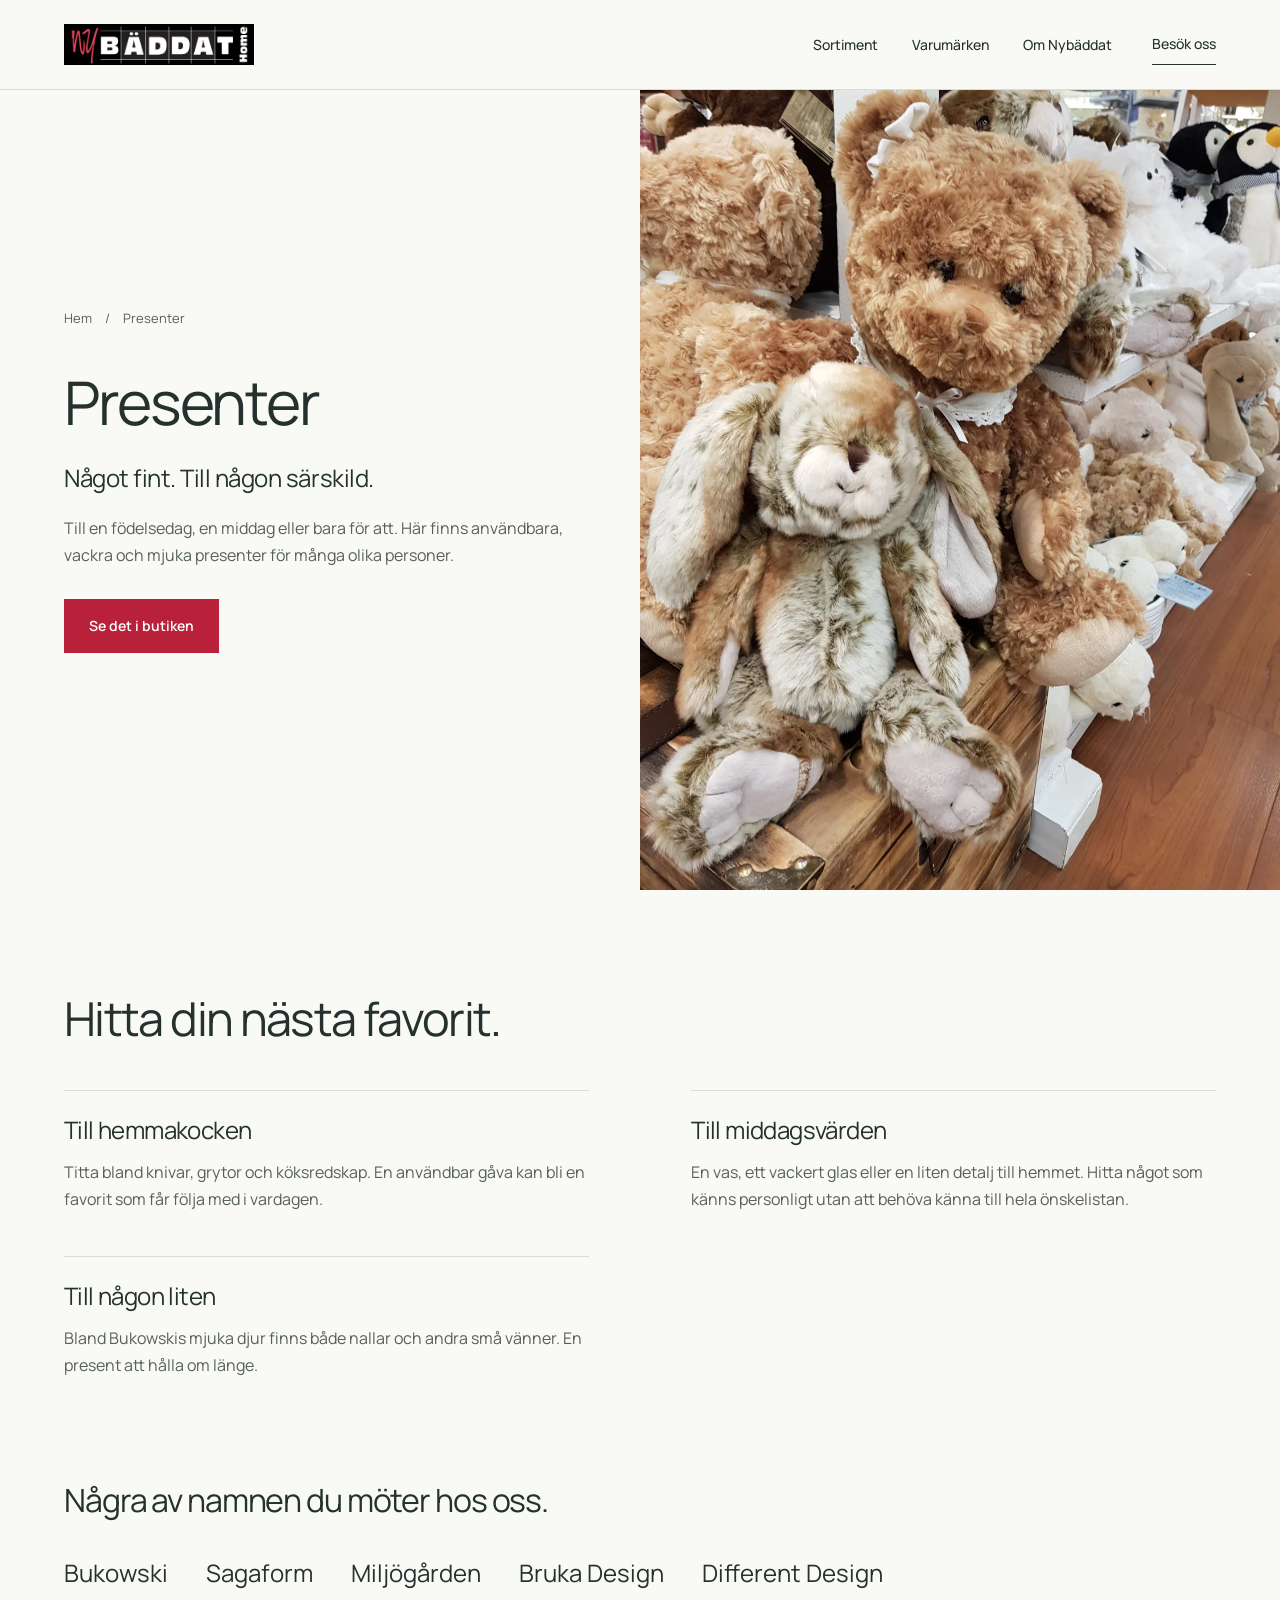
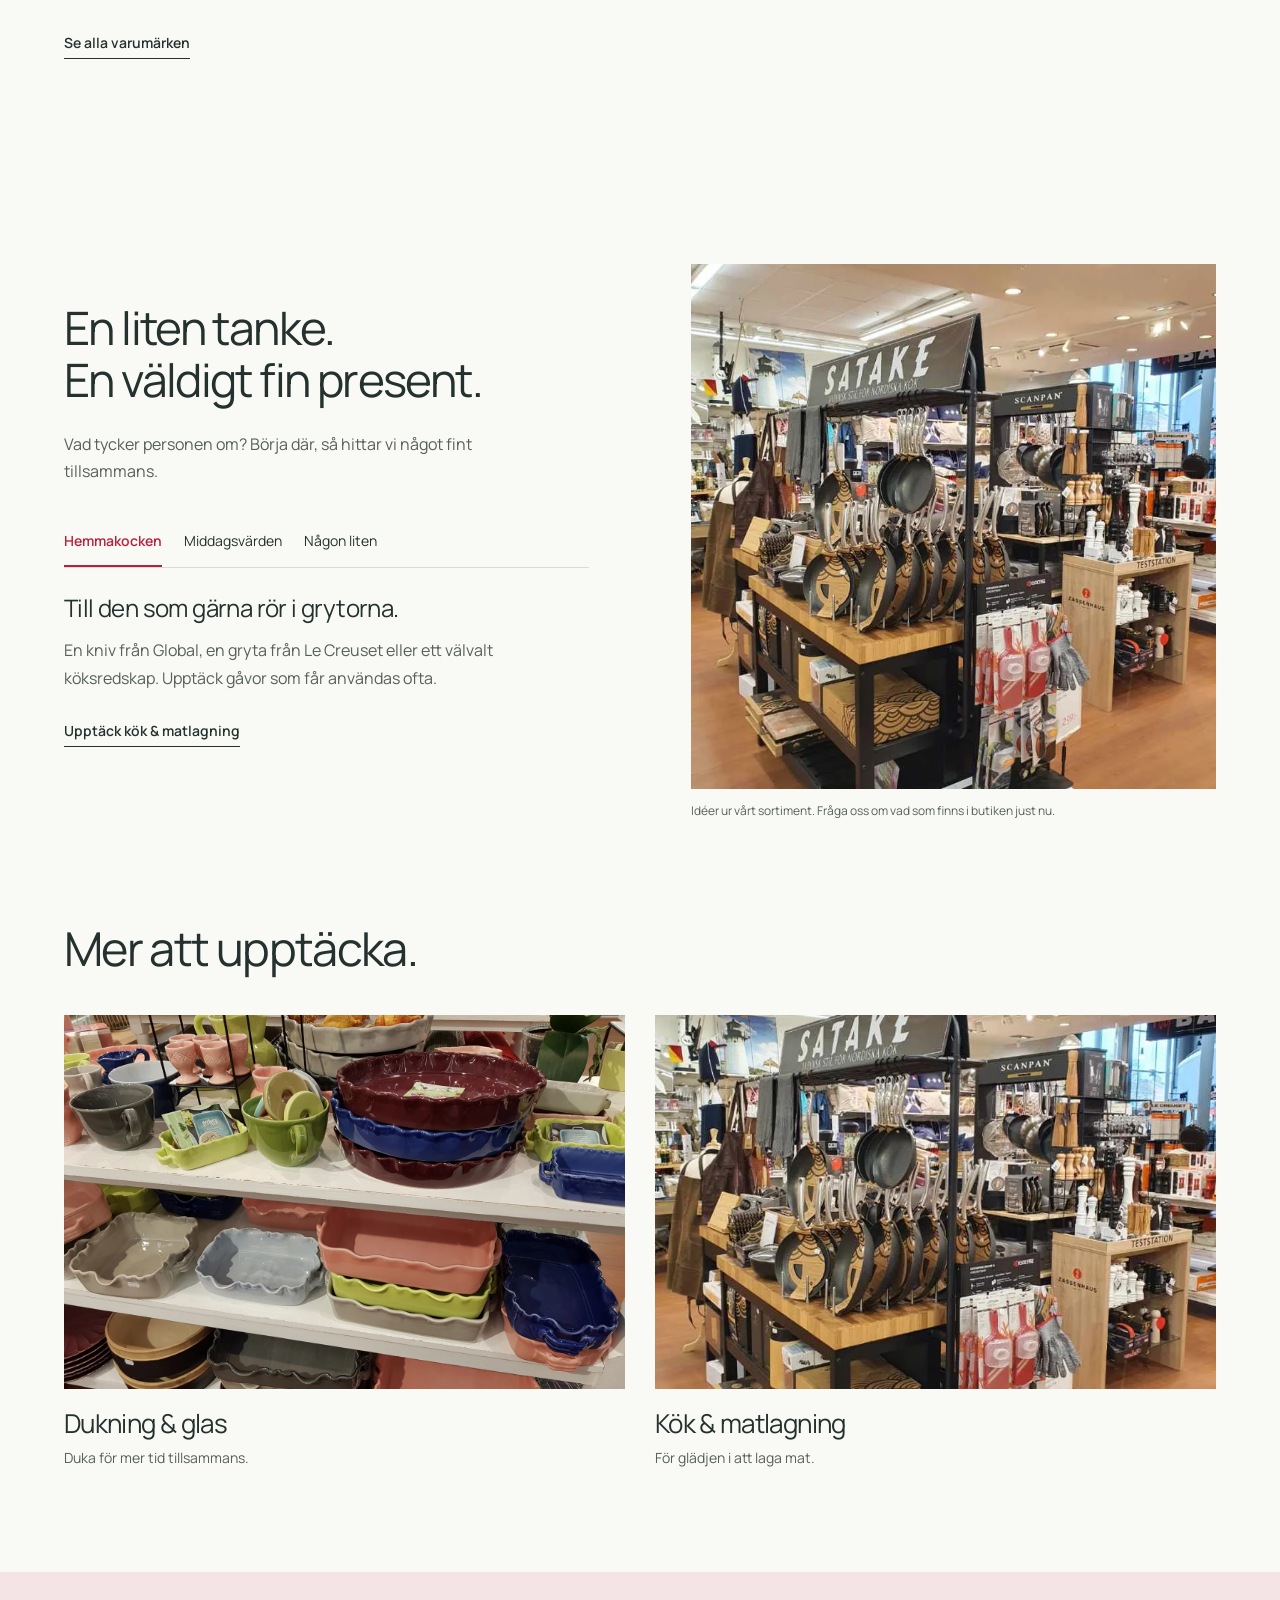
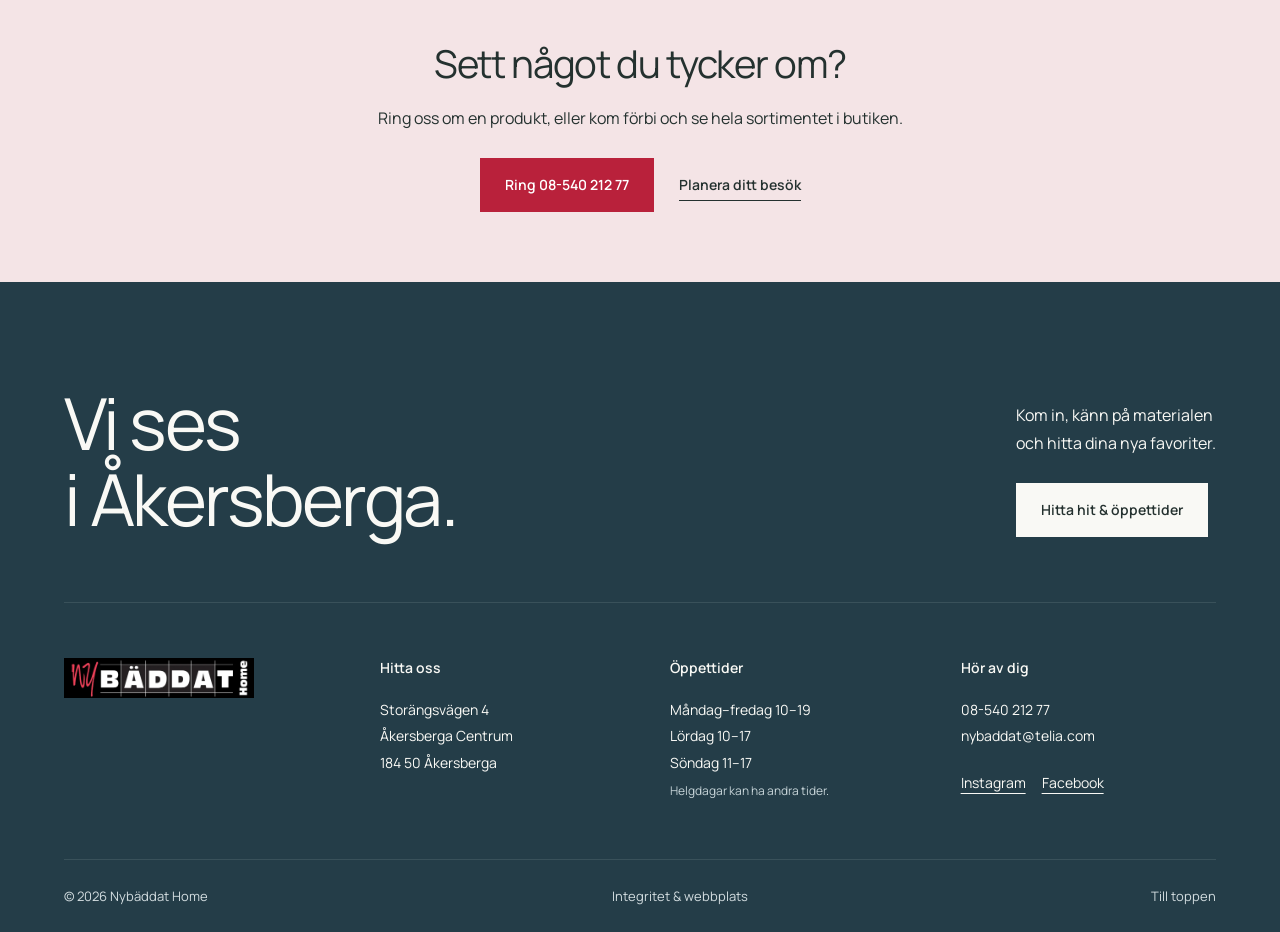
<file: presenter.html>
<!doctype html><html lang="sv"><head><meta charset="utf-8"><meta name="viewport" content="width=device-width, initial-scale=1"><title>Presenter i Åkersberga | Nybäddat Home</title><meta name="description" content="Till en födelsedag, en middag eller bara för att. Här finns användbara, vackra och mjuka presenter för många olika personer."><meta name="theme-color" content="#f9f9f5"><link rel="canonical" href="https://nybaddat-home-akersberga.carlzzon121.chatgpt.site/presenter.html"><meta property="og:title" content="Presenter i Åkersberga | Nybäddat Home"><meta property="og:description" content="Till en födelsedag, en middag eller bara för att. Här finns användbara, vackra och mjuka presenter för många olika personer."><meta property="og:type" content="website"><meta property="og:url" content="https://nybaddat-home-akersberga.carlzzon121.chatgpt.site/presenter.html"><link rel="icon" href="favicon.svg" type="image/svg+xml"><link rel="stylesheet" href="styles.css"><link rel="preload" href="assets/manrope.woff2" as="font" type="font/woff2" crossorigin><link rel="preload" href="assets/presenter.webp" as="image"><script type="application/ld+json">{"@context": "https://schema.org", "@type": "HomeGoodsStore", "name": "Nybäddat Home", "url": "https://nybaddat-home-akersberga.carlzzon121.chatgpt.site", "telephone": "+46854021277", "email": "nybaddat@telia.com", "address": {"@type": "PostalAddress", "streetAddress": "Storängsvägen 4", "addressLocality": "Åkersberga", "postalCode": "184 50", "addressCountry": "SE"}, "openingHoursSpecification": [{"@type": "OpeningHoursSpecification", "dayOfWeek": ["Monday", "Tuesday", "Wednesday", "Thursday", "Friday"], "opens": "10:00", "closes": "19:00"}, {"@type": "OpeningHoursSpecification", "dayOfWeek": "Saturday", "opens": "10:00", "closes": "17:00"}, {"@type": "OpeningHoursSpecification", "dayOfWeek": "Sunday", "opens": "11:00", "closes": "17:00"}], "sameAs": ["https://www.facebook.com/nybaddathome/", "https://www.instagram.com/nybaddathome/"]}</script><script src="script.js" defer></script></head><body class="inside"><a class="skip" href="#main">Till innehållet</a><header class="header"><a href="index.html" class="brand" aria-label="Nybäddat Home, startsidan"><img src="assets/logo.webp" width="1589" height="341" alt="Nybäddat Home" class="logo"></a><nav class="desktop-nav" aria-label="Huvudmeny"><a href="sortiment.html">Sortiment</a><a href="varumarken.html">Varumärken</a><a href="om-oss.html">Om Nybäddat</a></nav><a class="visit-link" href="besok-oss.html">Besök oss</a><button class="menu-toggle" aria-expanded="false" aria-controls="mobile-menu"><span>Meny</span><span class="menu-lines" aria-hidden="true"></span></button></header><div id="mobile-menu" class="mobile-menu" hidden><nav aria-label="Mobilmeny"><a href="index.html">Hem</a><a href="sortiment.html">Sortiment</a><a href="varumarken.html">Varumärken</a><a href="presenter.html">Presenter</a><a href="om-oss.html">Om Nybäddat</a><a href="besok-oss.html">Besök oss</a></nav><a href="tel:+46854021277">08-540 212 77</a><p>Storängsvägen 4<br>Åkersberga Centrum</p></div><main id="main"><div id="top"></div><section class="category-hero"><div class="category-hero-copy"><nav class="breadcrumb" aria-label="Brödsmulor"><a href="index.html">Hem</a><span aria-hidden="true">/</span><span>Presenter</span></nav><h1>Presenter</h1><p class="lead">Något fint. Till någon särskild.</p><p>Till en födelsedag, en middag eller bara för att. Här finns användbara, vackra och mjuka presenter för många olika personer.</p><a class="button" href="besok-oss.html">Se det i butiken</a></div><div class="category-hero-photo"><img src="assets/presenter.webp" alt="Gåvor och presenter från Nybäddat Home" width="1125" height="1500" class="" loading="eager" decoding="async" fetchpriority="high"></div></section><section class="department-details wrap"><h2>Hitta din nästa favorit.</h2><div class="details-list"><article><h3>Till hemmakocken</h3><p>Titta bland knivar, grytor och köksredskap. En användbar gåva kan bli en favorit som får följa med i vardagen.</p></article><article><h3>Till middagsvärden</h3><p>En vas, ett vackert glas eller en liten detalj till hemmet. Hitta något som känns personligt utan att behöva känna till hela önskelistan.</p></article><article><h3>Till någon liten</h3><p>Bland Bukowskis mjuka djur finns både nallar och andra små vänner. En present att hålla om länge.</p></article></div></section><section class="department-brands wrap"><h2>Några av namnen du möter hos oss.</h2><div class="brand-names"><span>Bukowski</span><span>Sagaform</span><span>Miljögården</span><span>Bruka Design</span><span>Different Design</span></div><a class="text-link" href="varumarken.html">Se alla varumärken</a></section><section class="gift-section" id="presentguiden"><div class="gift-heading"><h2>En liten tanke.<br>En väldigt fin present.</h2><p>Vad tycker personen om? Börja där, så hittar vi något fint tillsammans.</p><div class="gift-tabs" role="tablist" aria-label="Vem letar du present till?"><button id="gift-tab-kok" role="tab" aria-selected="true" aria-controls="gift-panel" data-gift="kok">Hemmakocken</button><button id="gift-tab-dukning" role="tab" aria-selected="false" tabindex="-1" aria-controls="gift-panel" data-gift="dukning">Middagsvärden</button><button id="gift-tab-barn" role="tab" aria-selected="false" tabindex="-1" aria-controls="gift-panel" data-gift="barn">Någon liten</button></div><div id="gift-panel" role="tabpanel" aria-labelledby="gift-tab-kok" tabindex="0"><h3 id="gift-title">Till den som gärna rör i grytorna.</h3><p id="gift-text">En kniv från Global, en gryta från Le Creuset eller ett välvalt köksredskap. Upptäck gåvor som får användas ofta.</p><a id="gift-link" class="text-link" href="kok.html">Upptäck kök & matlagning</a></div></div><div class="gift-photo"><img src="assets/kok.webp" alt="Köksprodukter ur Nybäddats sortiment" width="787" height="787" class="gift-image" loading="lazy" decoding="async"><p class="image-note">Idéer ur vårt sortiment. Fråga oss om vad som finns i butiken just nu.</p></div></section><section class="category-more wrap"><h2>Mer att upptäcka.</h2><div class="mini-categories"><a class="category-tile" href="dukning.html"><div class="image-box"><img src="assets/dukning.webp" alt="Dukning och porslin ur Nybäddats sortiment" width="1500" height="1125" class="" loading="lazy" decoding="async"></div><h3>Dukning & glas</h3><p>Duka för mer tid tillsammans.</p></a><a class="category-tile" href="kok.html"><div class="image-box"><img src="assets/kok.webp" alt="Köksprodukter från Nybäddats sortiment" width="787" height="787" class="" loading="lazy" decoding="async"></div><h3>Kök & matlagning</h3><p>För glädjen i att laga mat.</p></a></div></section><section class="visit-band"><h2>Sett något du tycker om?</h2><p>Ring oss om en produkt, eller kom förbi och se hela sortimentet i butiken.</p><div class="actions"><a class="button" href="tel:+46854021277">Ring 08-540 212 77</a><a class="text-link" href="besok-oss.html">Planera ditt besök</a></div></section></main><footer class="footer"><div class="footer-top"><h2>Vi ses<br>i Åkersberga.</h2><div><p>Kom in, känn på materialen<br>och hitta dina nya favoriter.</p><a class="button light" href="besok-oss.html">Hitta hit & öppettider</a></div></div><div class="footer-grid"><a href="index.html" aria-label="Startsidan"><img src="assets/logo.webp" width="1589" height="341" alt="Nybäddat Home" class="logo"></a><div><h3>Hitta oss</h3><address>Storängsvägen 4<br>Åkersberga Centrum<br>184 50 Åkersberga</address></div><div><h3>Öppettider</h3><p>Måndag–fredag 10–19<br>Lördag 10–17<br>Söndag 11–17</p><small>Helgdagar kan ha andra tider.</small></div><div><h3>Hör av dig</h3><a href="tel:+46854021277">08-540 212 77</a><a href="mailto:nybaddat@telia.com">nybaddat@telia.com</a><div class="social"><a href="https://www.instagram.com/nybaddathome/" target="_blank" rel="noopener noreferrer">Instagram</a><a href="https://www.facebook.com/nybaddathome/" target="_blank" rel="noopener noreferrer">Facebook</a></div></div></div><div class="footer-bottom"><span>© 2026 Nybäddat Home</span><a href="integritet.html">Integritet & webbplats</a><a href="#top">Till toppen</a></div></footer></body></html>
</file>
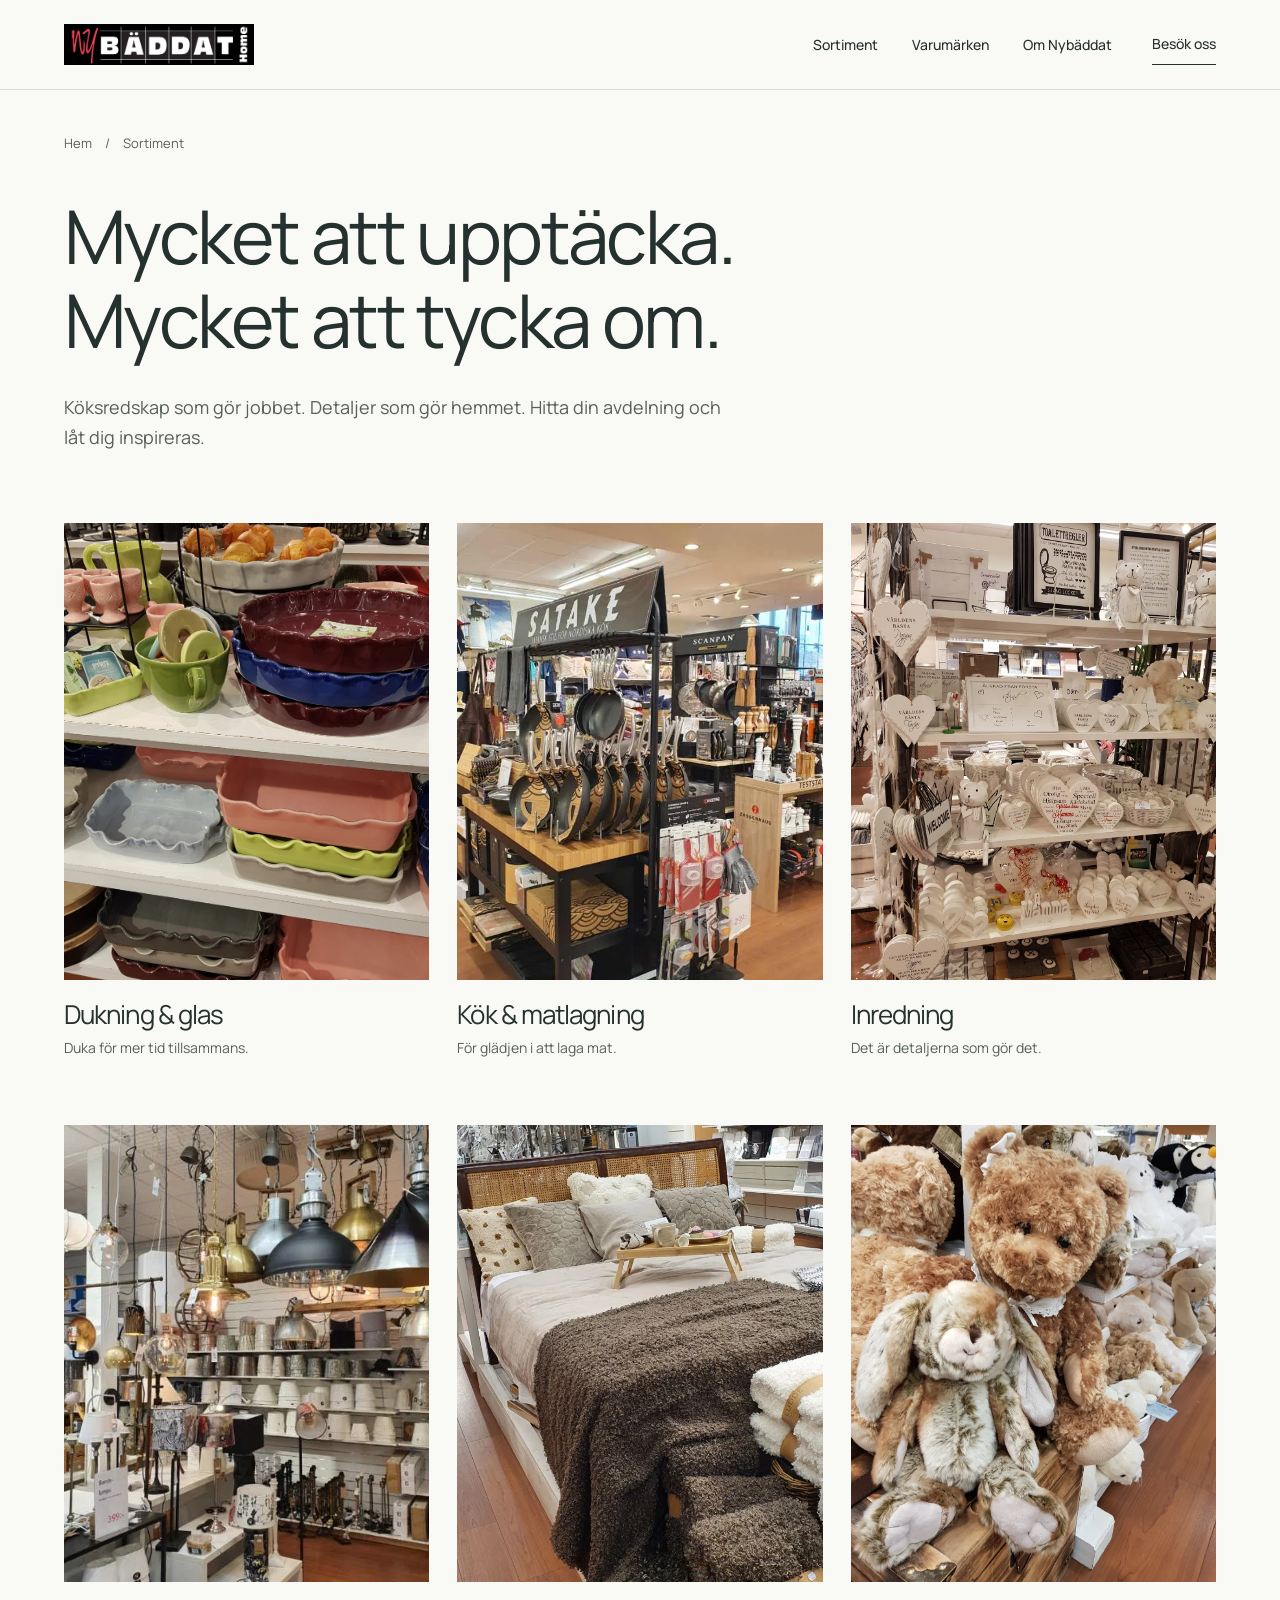
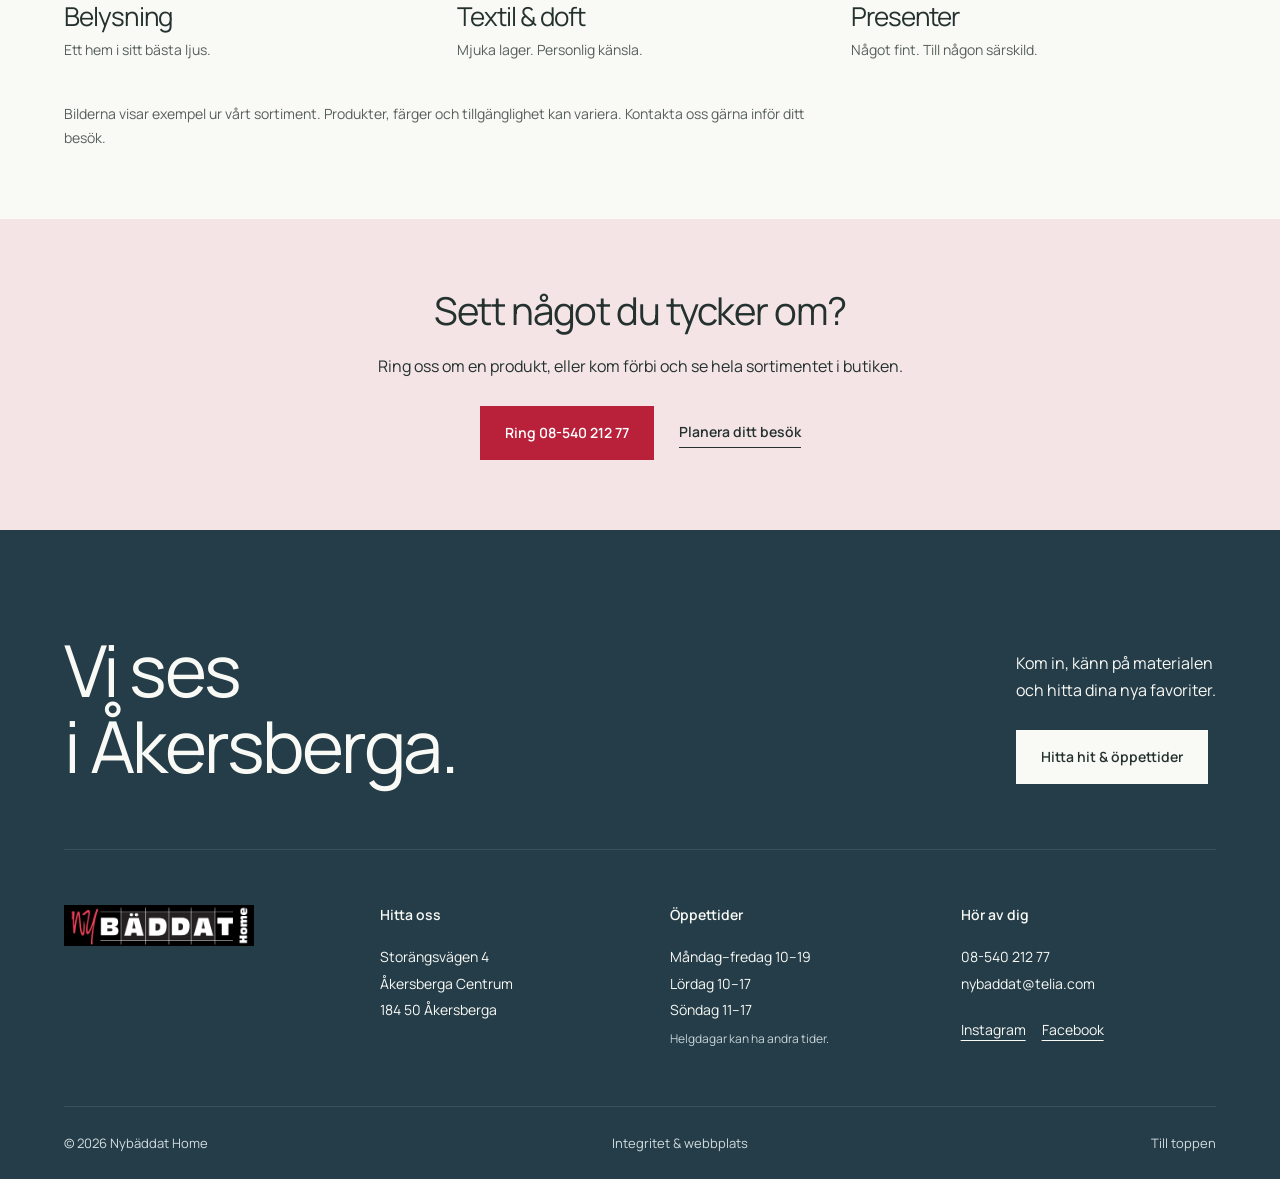
<file: sortiment.html>
<!doctype html><html lang="sv"><head><meta charset="utf-8"><meta name="viewport" content="width=device-width, initial-scale=1"><title>Vårt sortiment | Nybäddat Home</title><meta name="description" content="Utforska Nybäddat Homes sortiment: kök, dukning, inredning, belysning, textil, dofter och presenter i Åkersberga."><meta name="theme-color" content="#f9f9f5"><link rel="canonical" href="https://nybaddat-home-akersberga.carlzzon121.chatgpt.site/sortiment.html"><meta property="og:title" content="Vårt sortiment | Nybäddat Home"><meta property="og:description" content="Utforska Nybäddat Homes sortiment: kök, dukning, inredning, belysning, textil, dofter och presenter i Åkersberga."><meta property="og:type" content="website"><meta property="og:url" content="https://nybaddat-home-akersberga.carlzzon121.chatgpt.site/sortiment.html"><link rel="icon" href="favicon.svg" type="image/svg+xml"><link rel="stylesheet" href="styles.css"><link rel="preload" href="assets/manrope.woff2" as="font" type="font/woff2" crossorigin><script type="application/ld+json">{"@context": "https://schema.org", "@type": "HomeGoodsStore", "name": "Nybäddat Home", "url": "https://nybaddat-home-akersberga.carlzzon121.chatgpt.site", "telephone": "+46854021277", "email": "nybaddat@telia.com", "address": {"@type": "PostalAddress", "streetAddress": "Storängsvägen 4", "addressLocality": "Åkersberga", "postalCode": "184 50", "addressCountry": "SE"}, "openingHoursSpecification": [{"@type": "OpeningHoursSpecification", "dayOfWeek": ["Monday", "Tuesday", "Wednesday", "Thursday", "Friday"], "opens": "10:00", "closes": "19:00"}, {"@type": "OpeningHoursSpecification", "dayOfWeek": "Saturday", "opens": "10:00", "closes": "17:00"}, {"@type": "OpeningHoursSpecification", "dayOfWeek": "Sunday", "opens": "11:00", "closes": "17:00"}], "sameAs": ["https://www.facebook.com/nybaddathome/", "https://www.instagram.com/nybaddathome/"]}</script><script src="script.js" defer></script></head><body class="inside"><a class="skip" href="#main">Till innehållet</a><header class="header"><a href="index.html" class="brand" aria-label="Nybäddat Home, startsidan"><img src="assets/logo.webp" width="1589" height="341" alt="Nybäddat Home" class="logo"></a><nav class="desktop-nav" aria-label="Huvudmeny"><a href="sortiment.html">Sortiment</a><a href="varumarken.html">Varumärken</a><a href="om-oss.html">Om Nybäddat</a></nav><a class="visit-link" href="besok-oss.html">Besök oss</a><button class="menu-toggle" aria-expanded="false" aria-controls="mobile-menu"><span>Meny</span><span class="menu-lines" aria-hidden="true"></span></button></header><div id="mobile-menu" class="mobile-menu" hidden><nav aria-label="Mobilmeny"><a href="index.html">Hem</a><a href="sortiment.html">Sortiment</a><a href="varumarken.html">Varumärken</a><a href="presenter.html">Presenter</a><a href="om-oss.html">Om Nybäddat</a><a href="besok-oss.html">Besök oss</a></nav><a href="tel:+46854021277">08-540 212 77</a><p>Storängsvägen 4<br>Åkersberga Centrum</p></div><main id="main"><div id="top"></div><section class="page-intro wrap"><nav class="breadcrumb" aria-label="Brödsmulor"><a href="index.html">Hem</a><span aria-hidden="true">/</span><span>Sortiment</span></nav><h1>Mycket att upptäcka.<br>Mycket att tycka om.</h1><p>Köksredskap som gör jobbet. Detaljer som gör hemmet. Hitta din avdelning och låt dig inspireras.</p></section><section class="category-grid wrap" aria-label="Avdelningar"><a class="category-tile" href="dukning.html"><div class="image-box"><img src="assets/dukning.webp" alt="Dukning och porslin ur Nybäddats sortiment" width="1500" height="1125" class="" loading="lazy" decoding="async"></div><h2>Dukning & glas</h2><p>Duka för mer tid tillsammans.</p></a><a class="category-tile" href="kok.html"><div class="image-box"><img src="assets/kok.webp" alt="Köksprodukter från Nybäddats sortiment" width="787" height="787" class="" loading="lazy" decoding="async"></div><h2>Kök & matlagning</h2><p>För glädjen i att laga mat.</p></a><a class="category-tile" href="inredning.html"><div class="image-box"><img src="assets/inredning.webp" alt="Inredningsdetaljer och dekoration från Nybäddat" width="1125" height="1500" class="" loading="lazy" decoding="async"></div><h2>Inredning</h2><p>Det är detaljerna som gör det.</p></a><a class="category-tile" href="belysning.html"><div class="image-box"><img src="assets/belysning.webp" alt="Belysning ur Nybäddats sortiment" width="573" height="573" class="" loading="lazy" decoding="async"></div><h2>Belysning</h2><p>Ett hem i sitt bästa ljus.</p></a><a class="category-tile" href="textil-doft.html"><div class="image-box"><img src="assets/textil.webp" alt="Textilier ur Nybäddats sortiment" width="1500" height="844" class="" loading="lazy" decoding="async"></div><h2>Textil & doft</h2><p>Mjuka lager. Personlig känsla.</p></a><a class="category-tile" href="presenter.html"><div class="image-box"><img src="assets/presenter.webp" alt="Gåvor och presenter från Nybäddat Home" width="1125" height="1500" class="" loading="lazy" decoding="async"></div><h2>Presenter</h2><p>Något fint. Till någon särskild.</p></a></section><div class="stock-note wrap"><p>Bilderna visar exempel ur vårt sortiment. Produkter, färger och tillgänglighet kan variera. Kontakta oss gärna inför ditt besök.</p></div><section class="visit-band"><h2>Sett något du tycker om?</h2><p>Ring oss om en produkt, eller kom förbi och se hela sortimentet i butiken.</p><div class="actions"><a class="button" href="tel:+46854021277">Ring 08-540 212 77</a><a class="text-link" href="besok-oss.html">Planera ditt besök</a></div></section></main><footer class="footer"><div class="footer-top"><h2>Vi ses<br>i Åkersberga.</h2><div><p>Kom in, känn på materialen<br>och hitta dina nya favoriter.</p><a class="button light" href="besok-oss.html">Hitta hit & öppettider</a></div></div><div class="footer-grid"><a href="index.html" aria-label="Startsidan"><img src="assets/logo.webp" width="1589" height="341" alt="Nybäddat Home" class="logo"></a><div><h3>Hitta oss</h3><address>Storängsvägen 4<br>Åkersberga Centrum<br>184 50 Åkersberga</address></div><div><h3>Öppettider</h3><p>Måndag–fredag 10–19<br>Lördag 10–17<br>Söndag 11–17</p><small>Helgdagar kan ha andra tider.</small></div><div><h3>Hör av dig</h3><a href="tel:+46854021277">08-540 212 77</a><a href="mailto:nybaddat@telia.com">nybaddat@telia.com</a><div class="social"><a href="https://www.instagram.com/nybaddathome/" target="_blank" rel="noopener noreferrer">Instagram</a><a href="https://www.facebook.com/nybaddathome/" target="_blank" rel="noopener noreferrer">Facebook</a></div></div></div><div class="footer-bottom"><span>© 2026 Nybäddat Home</span><a href="integritet.html">Integritet & webbplats</a><a href="#top">Till toppen</a></div></footer></body></html>
</file>
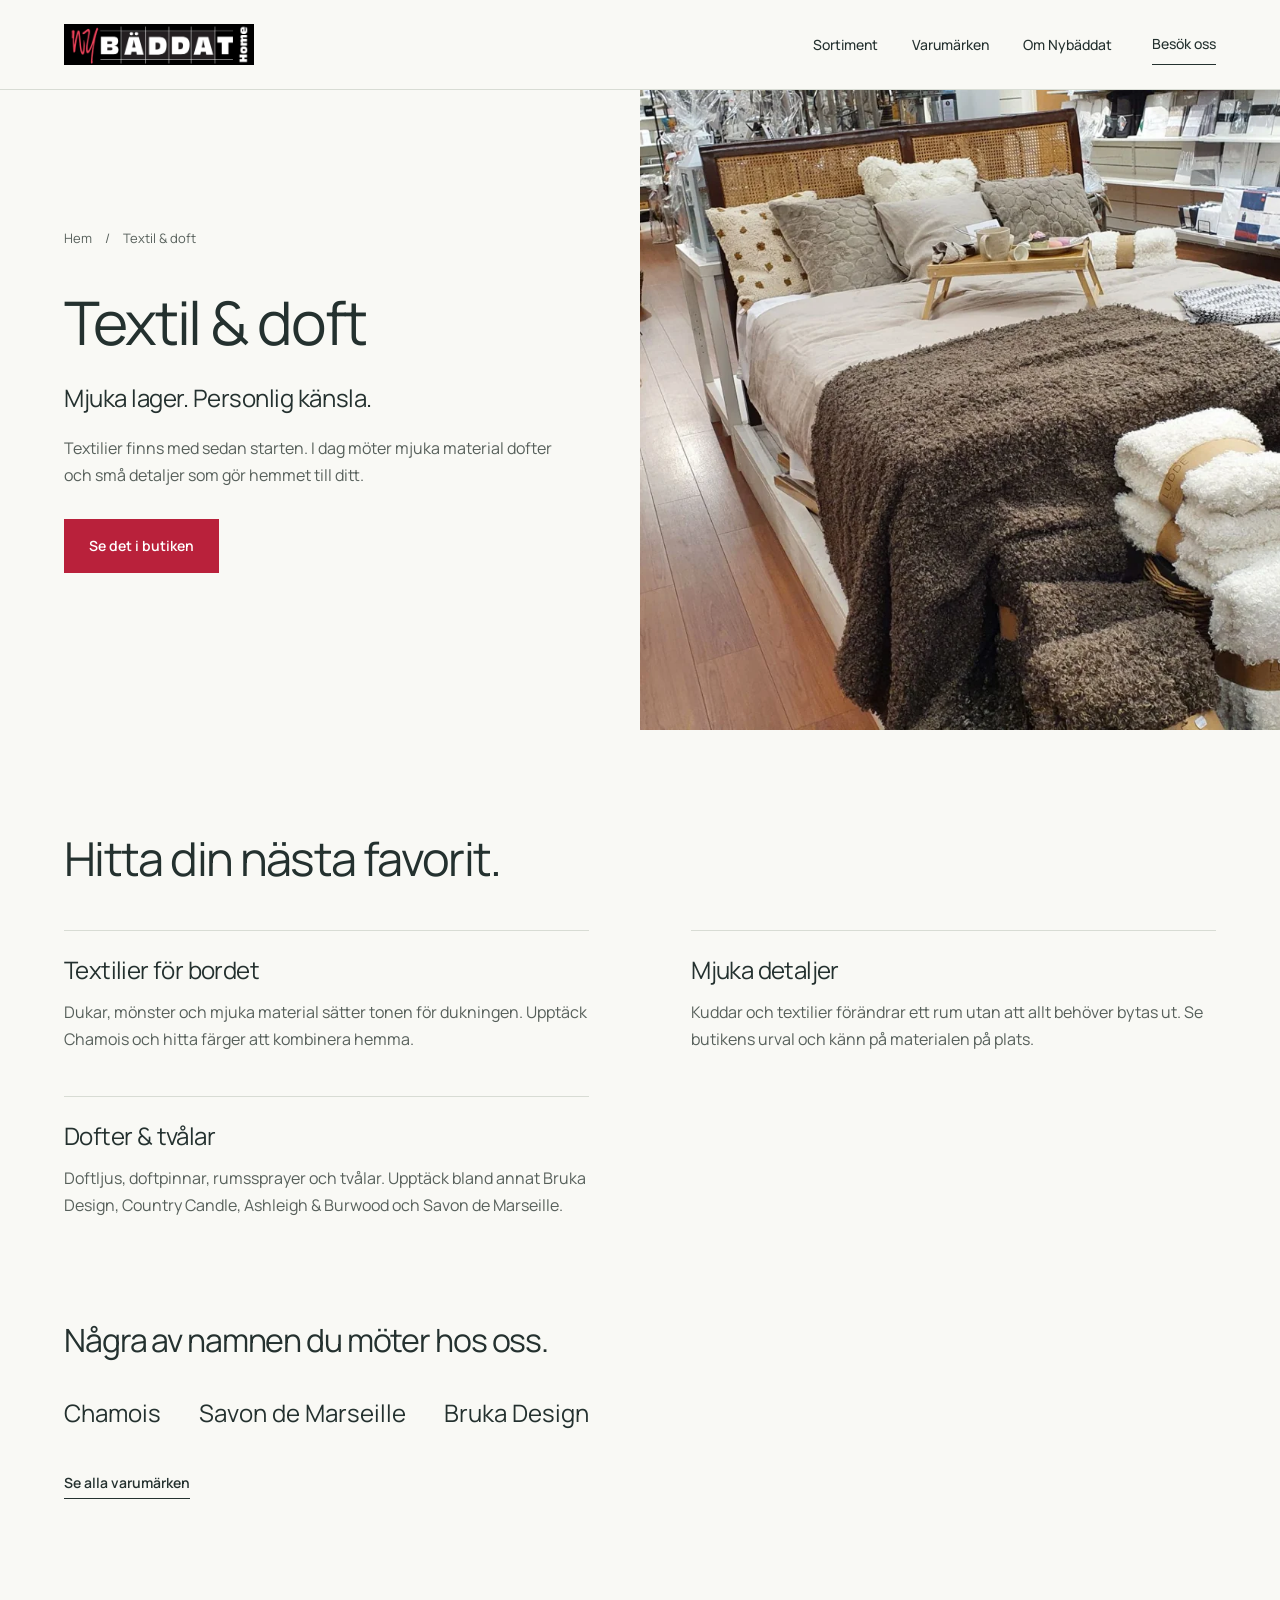
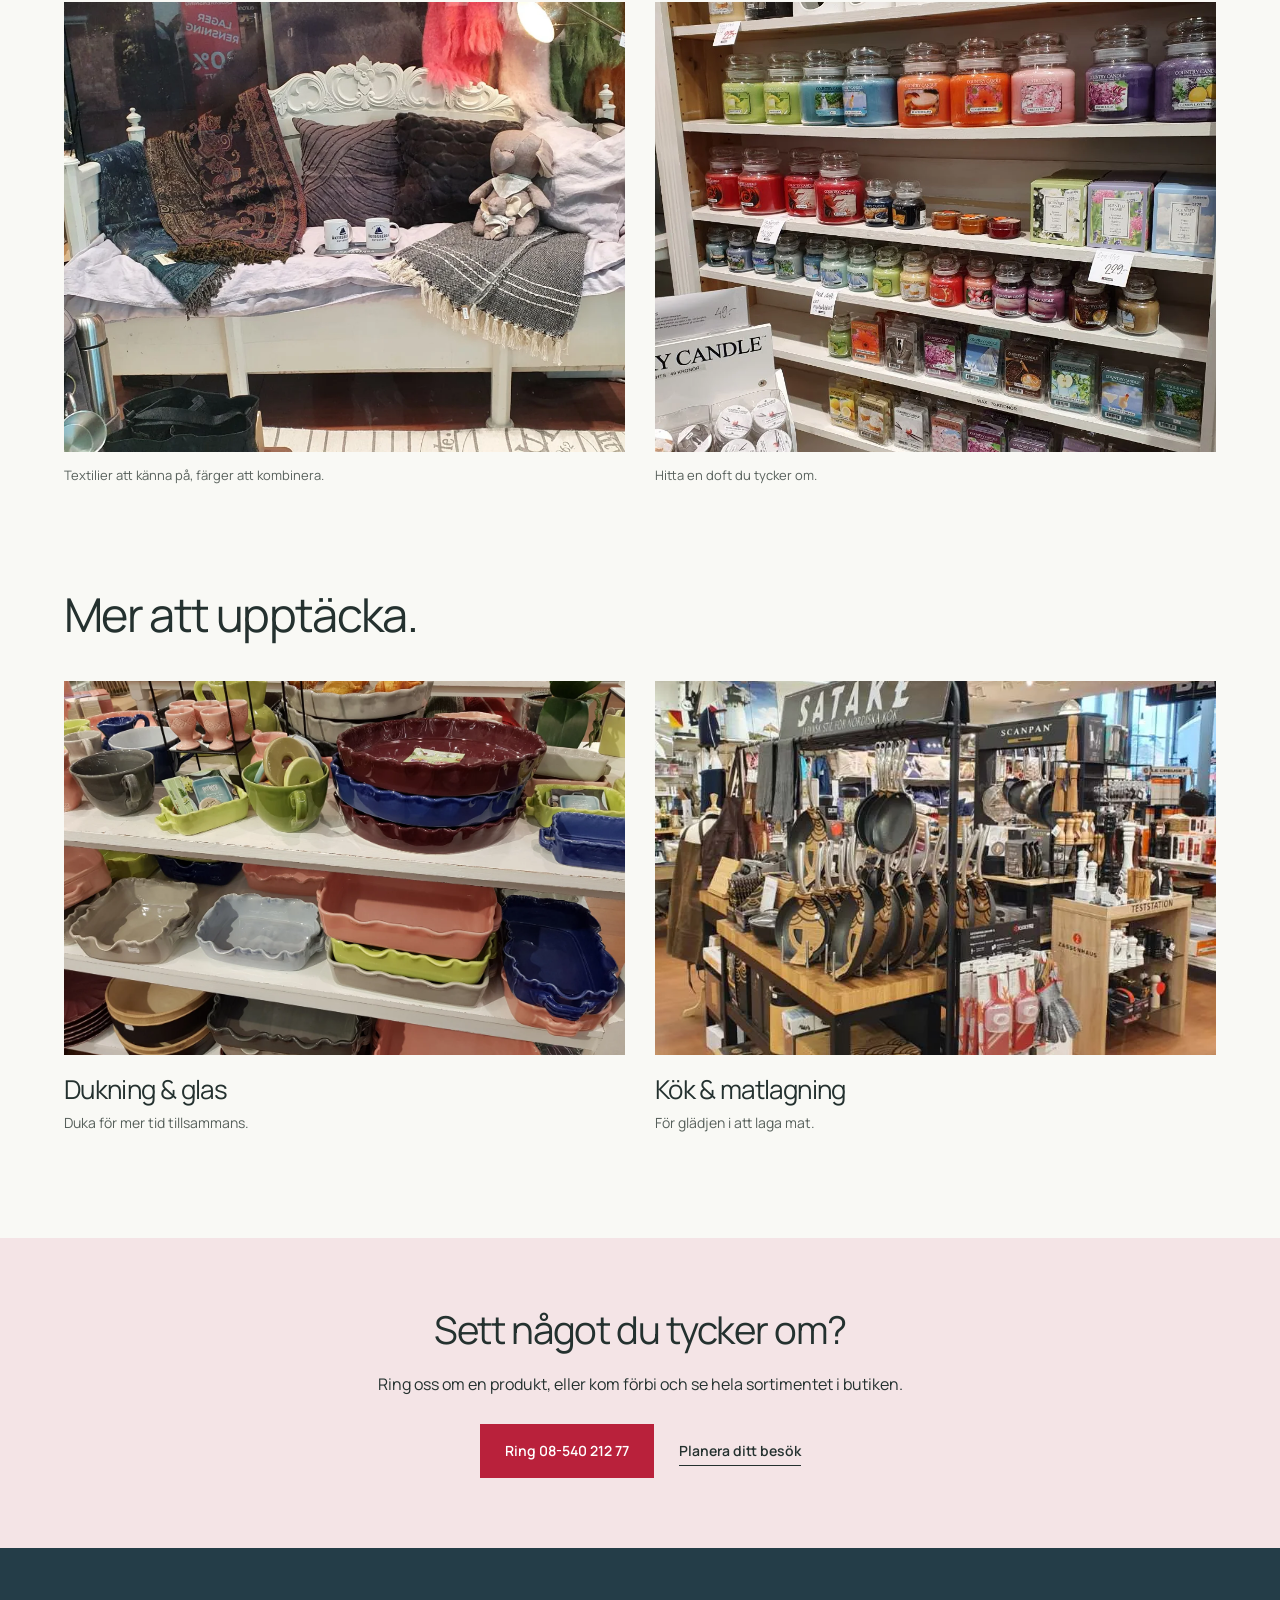
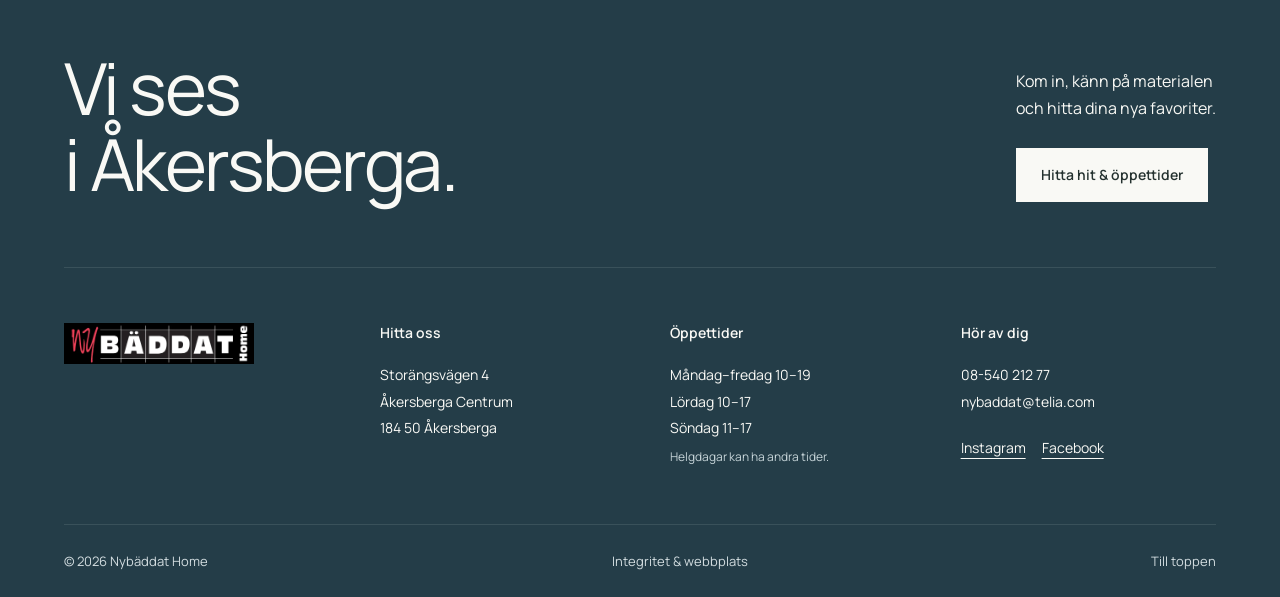
<file: textil-doft.html>
<!doctype html><html lang="sv"><head><meta charset="utf-8"><meta name="viewport" content="width=device-width, initial-scale=1"><title>Textil &amp; doft i Åkersberga | Nybäddat Home</title><meta name="description" content="Textilier finns med sedan starten. I dag möter mjuka material dofter och små detaljer som gör hemmet till ditt."><meta name="theme-color" content="#f9f9f5"><link rel="canonical" href="https://nybaddat-home-akersberga.carlzzon121.chatgpt.site/textil-doft.html"><meta property="og:title" content="Textil &amp; doft i Åkersberga | Nybäddat Home"><meta property="og:description" content="Textilier finns med sedan starten. I dag möter mjuka material dofter och små detaljer som gör hemmet till ditt."><meta property="og:type" content="website"><meta property="og:url" content="https://nybaddat-home-akersberga.carlzzon121.chatgpt.site/textil-doft.html"><link rel="icon" href="favicon.svg" type="image/svg+xml"><link rel="stylesheet" href="styles.css"><link rel="preload" href="assets/manrope.woff2" as="font" type="font/woff2" crossorigin><link rel="preload" href="assets/textil.webp" as="image"><script type="application/ld+json">{"@context": "https://schema.org", "@type": "HomeGoodsStore", "name": "Nybäddat Home", "url": "https://nybaddat-home-akersberga.carlzzon121.chatgpt.site", "telephone": "+46854021277", "email": "nybaddat@telia.com", "address": {"@type": "PostalAddress", "streetAddress": "Storängsvägen 4", "addressLocality": "Åkersberga", "postalCode": "184 50", "addressCountry": "SE"}, "openingHoursSpecification": [{"@type": "OpeningHoursSpecification", "dayOfWeek": ["Monday", "Tuesday", "Wednesday", "Thursday", "Friday"], "opens": "10:00", "closes": "19:00"}, {"@type": "OpeningHoursSpecification", "dayOfWeek": "Saturday", "opens": "10:00", "closes": "17:00"}, {"@type": "OpeningHoursSpecification", "dayOfWeek": "Sunday", "opens": "11:00", "closes": "17:00"}], "sameAs": ["https://www.facebook.com/nybaddathome/", "https://www.instagram.com/nybaddathome/"]}</script><script src="script.js" defer></script></head><body class="inside"><a class="skip" href="#main">Till innehållet</a><header class="header"><a href="index.html" class="brand" aria-label="Nybäddat Home, startsidan"><img src="assets/logo.webp" width="1589" height="341" alt="Nybäddat Home" class="logo"></a><nav class="desktop-nav" aria-label="Huvudmeny"><a href="sortiment.html">Sortiment</a><a href="varumarken.html">Varumärken</a><a href="om-oss.html">Om Nybäddat</a></nav><a class="visit-link" href="besok-oss.html">Besök oss</a><button class="menu-toggle" aria-expanded="false" aria-controls="mobile-menu"><span>Meny</span><span class="menu-lines" aria-hidden="true"></span></button></header><div id="mobile-menu" class="mobile-menu" hidden><nav aria-label="Mobilmeny"><a href="index.html">Hem</a><a href="sortiment.html">Sortiment</a><a href="varumarken.html">Varumärken</a><a href="presenter.html">Presenter</a><a href="om-oss.html">Om Nybäddat</a><a href="besok-oss.html">Besök oss</a></nav><a href="tel:+46854021277">08-540 212 77</a><p>Storängsvägen 4<br>Åkersberga Centrum</p></div><main id="main"><div id="top"></div><section class="category-hero"><div class="category-hero-copy"><nav class="breadcrumb" aria-label="Brödsmulor"><a href="index.html">Hem</a><span aria-hidden="true">/</span><span>Textil & doft</span></nav><h1>Textil & doft</h1><p class="lead">Mjuka lager. Personlig känsla.</p><p>Textilier finns med sedan starten. I dag möter mjuka material dofter och små detaljer som gör hemmet till ditt.</p><a class="button" href="besok-oss.html">Se det i butiken</a></div><div class="category-hero-photo"><img src="assets/textil.webp" alt="Textilier ur Nybäddats sortiment" width="1500" height="844" class="" loading="eager" decoding="async" fetchpriority="high"></div></section><section class="department-details wrap"><h2>Hitta din nästa favorit.</h2><div class="details-list"><article><h3>Textilier för bordet</h3><p>Dukar, mönster och mjuka material sätter tonen för dukningen. Upptäck Chamois och hitta färger att kombinera hemma.</p></article><article><h3>Mjuka detaljer</h3><p>Kuddar och textilier förändrar ett rum utan att allt behöver bytas ut. Se butikens urval och känn på materialen på plats.</p></article><article><h3>Dofter & tvålar</h3><p>Doftljus, doftpinnar, rumssprayer och tvålar. Upptäck bland annat Bruka Design, Country Candle, Ashleigh & Burwood och Savon de Marseille.</p></article></div></section><section class="department-brands wrap"><h2>Några av namnen du möter hos oss.</h2><div class="brand-names"><span>Chamois</span><span>Savon de Marseille</span><span>Bruka Design</span></div><a class="text-link" href="varumarken.html">Se alla varumärken</a></section><section class="detail-photos wrap"><figure><img src="assets/textil-detalj.webp" alt="Plädar och kuddar i butikens textilavdelning" width="1500" height="844" class="" loading="lazy" decoding="async"><figcaption>Textilier att känna på, färger att kombinera.</figcaption></figure><figure><img src="assets/doft.webp" alt="Doftljus och doftpinnar i Nybäddats butik" width="1080" height="1080" class="" loading="lazy" decoding="async"><figcaption>Hitta en doft du tycker om.</figcaption></figure></section><section class="category-more wrap"><h2>Mer att upptäcka.</h2><div class="mini-categories"><a class="category-tile" href="dukning.html"><div class="image-box"><img src="assets/dukning.webp" alt="Dukning och porslin ur Nybäddats sortiment" width="1500" height="1125" class="" loading="lazy" decoding="async"></div><h3>Dukning & glas</h3><p>Duka för mer tid tillsammans.</p></a><a class="category-tile" href="kok.html"><div class="image-box"><img src="assets/kok.webp" alt="Köksprodukter från Nybäddats sortiment" width="787" height="787" class="" loading="lazy" decoding="async"></div><h3>Kök & matlagning</h3><p>För glädjen i att laga mat.</p></a></div></section><section class="visit-band"><h2>Sett något du tycker om?</h2><p>Ring oss om en produkt, eller kom förbi och se hela sortimentet i butiken.</p><div class="actions"><a class="button" href="tel:+46854021277">Ring 08-540 212 77</a><a class="text-link" href="besok-oss.html">Planera ditt besök</a></div></section></main><footer class="footer"><div class="footer-top"><h2>Vi ses<br>i Åkersberga.</h2><div><p>Kom in, känn på materialen<br>och hitta dina nya favoriter.</p><a class="button light" href="besok-oss.html">Hitta hit & öppettider</a></div></div><div class="footer-grid"><a href="index.html" aria-label="Startsidan"><img src="assets/logo.webp" width="1589" height="341" alt="Nybäddat Home" class="logo"></a><div><h3>Hitta oss</h3><address>Storängsvägen 4<br>Åkersberga Centrum<br>184 50 Åkersberga</address></div><div><h3>Öppettider</h3><p>Måndag–fredag 10–19<br>Lördag 10–17<br>Söndag 11–17</p><small>Helgdagar kan ha andra tider.</small></div><div><h3>Hör av dig</h3><a href="tel:+46854021277">08-540 212 77</a><a href="mailto:nybaddat@telia.com">nybaddat@telia.com</a><div class="social"><a href="https://www.instagram.com/nybaddathome/" target="_blank" rel="noopener noreferrer">Instagram</a><a href="https://www.facebook.com/nybaddathome/" target="_blank" rel="noopener noreferrer">Facebook</a></div></div></div><div class="footer-bottom"><span>© 2026 Nybäddat Home</span><a href="integritet.html">Integritet & webbplats</a><a href="#top">Till toppen</a></div></footer></body></html>
</file>
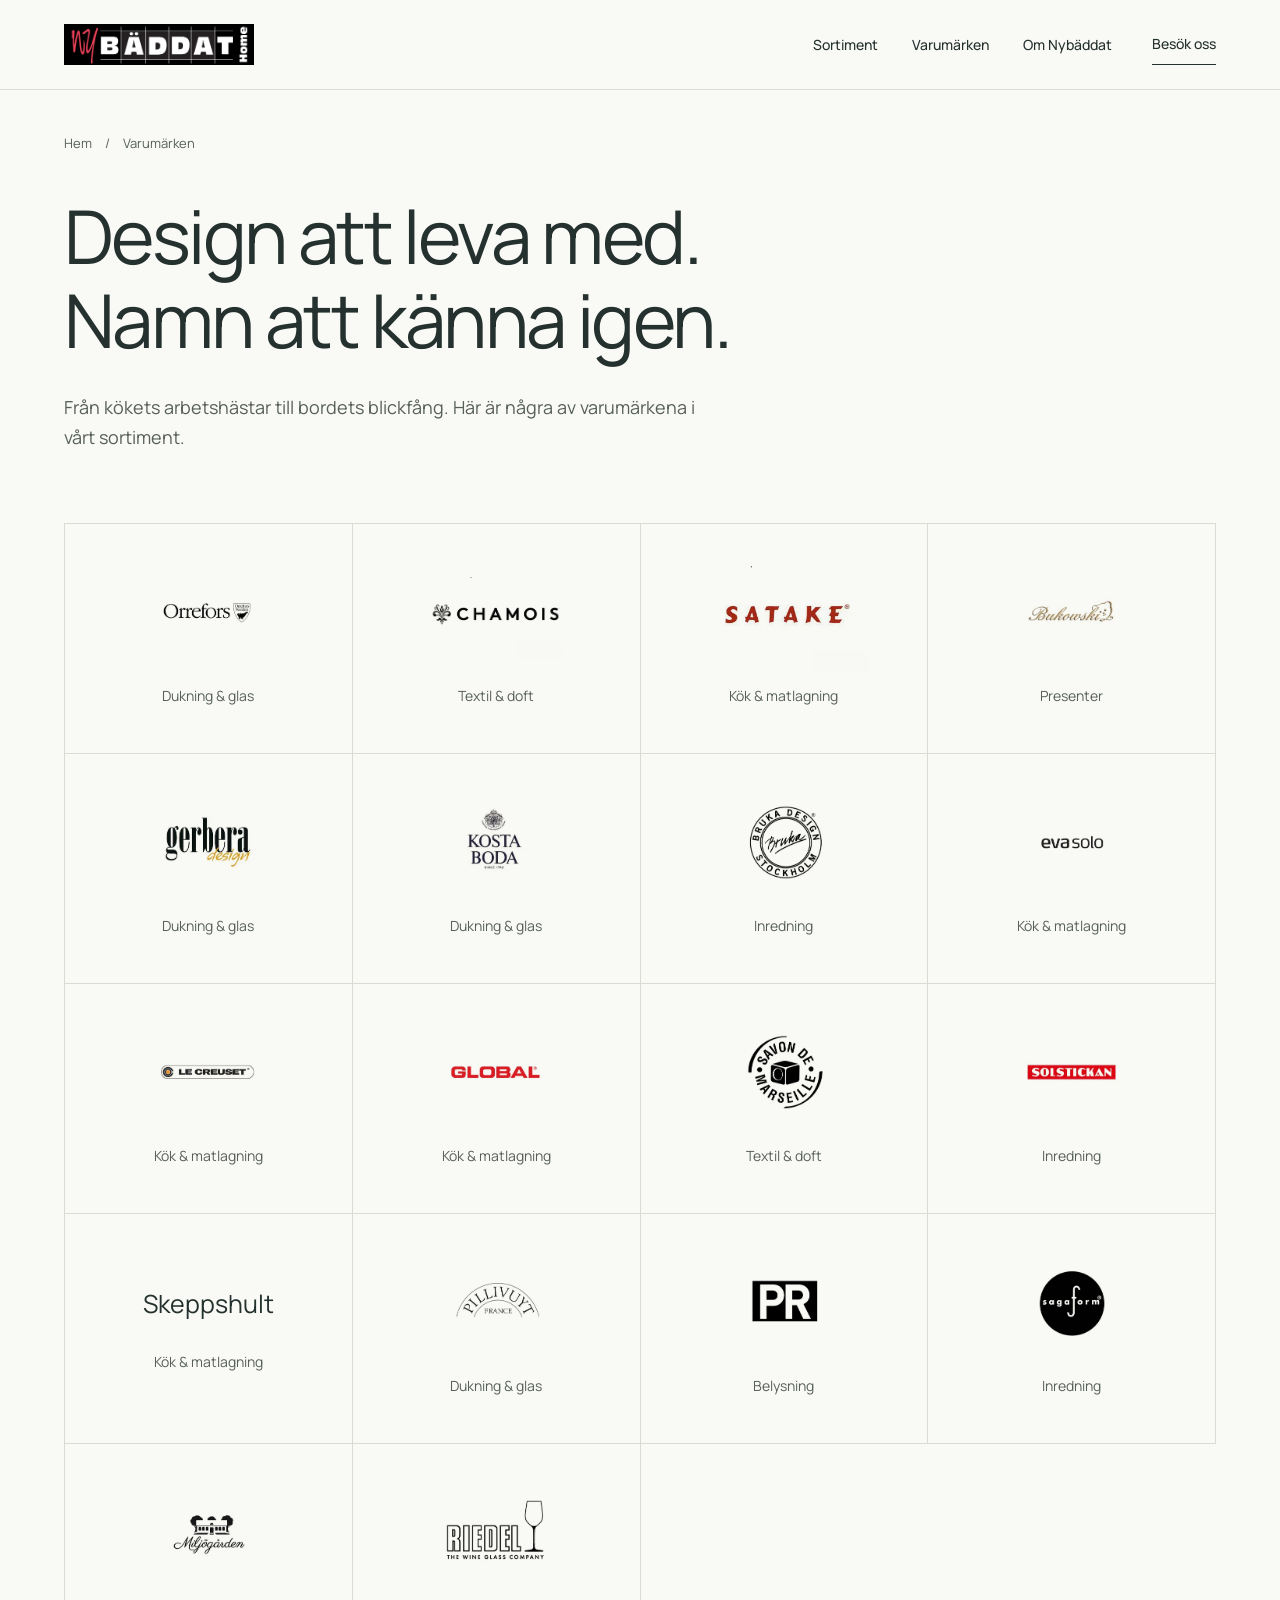
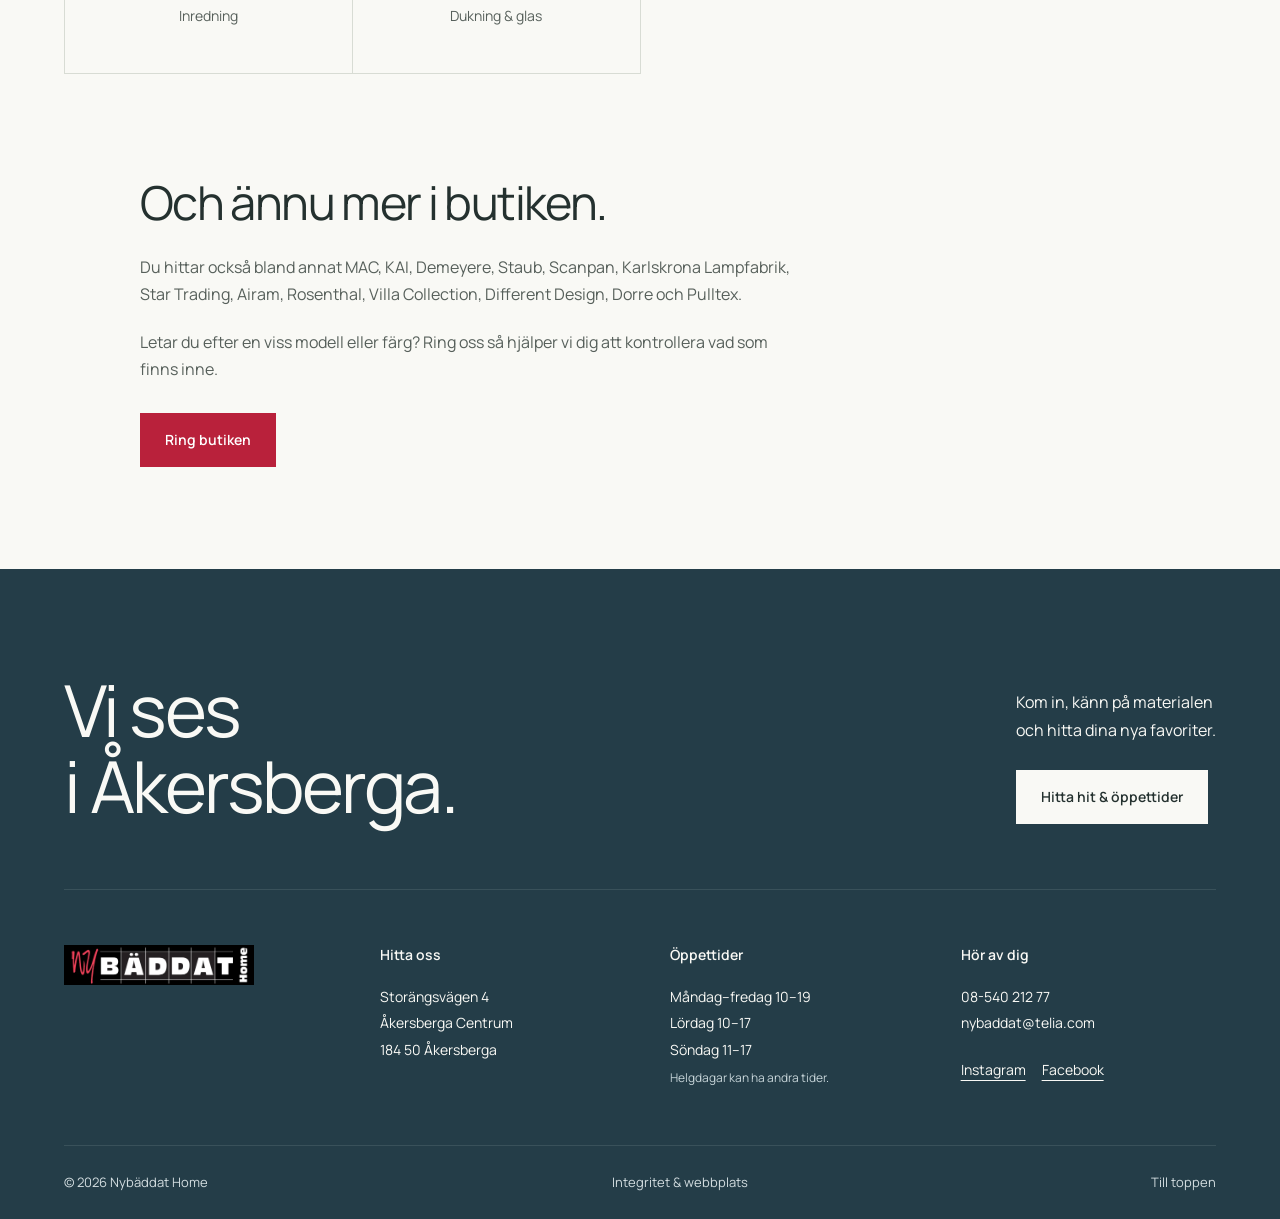
<file: varumarken.html>
<!doctype html><html lang="sv"><head><meta charset="utf-8"><meta name="viewport" content="width=device-width, initial-scale=1"><title>Våra varumärken | Nybäddat Home</title><meta name="description" content="Orrefors, Le Creuset, Global, PR Home, Chamois, Riedel och fler. Upptäck varumärken hos Nybäddat Home i Åkersberga."><meta name="theme-color" content="#f9f9f5"><link rel="canonical" href="https://nybaddat-home-akersberga.carlzzon121.chatgpt.site/varumarken.html"><meta property="og:title" content="Våra varumärken | Nybäddat Home"><meta property="og:description" content="Orrefors, Le Creuset, Global, PR Home, Chamois, Riedel och fler. Upptäck varumärken hos Nybäddat Home i Åkersberga."><meta property="og:type" content="website"><meta property="og:url" content="https://nybaddat-home-akersberga.carlzzon121.chatgpt.site/varumarken.html"><link rel="icon" href="favicon.svg" type="image/svg+xml"><link rel="stylesheet" href="styles.css"><link rel="preload" href="assets/manrope.woff2" as="font" type="font/woff2" crossorigin><script type="application/ld+json">{"@context": "https://schema.org", "@type": "HomeGoodsStore", "name": "Nybäddat Home", "url": "https://nybaddat-home-akersberga.carlzzon121.chatgpt.site", "telephone": "+46854021277", "email": "nybaddat@telia.com", "address": {"@type": "PostalAddress", "streetAddress": "Storängsvägen 4", "addressLocality": "Åkersberga", "postalCode": "184 50", "addressCountry": "SE"}, "openingHoursSpecification": [{"@type": "OpeningHoursSpecification", "dayOfWeek": ["Monday", "Tuesday", "Wednesday", "Thursday", "Friday"], "opens": "10:00", "closes": "19:00"}, {"@type": "OpeningHoursSpecification", "dayOfWeek": "Saturday", "opens": "10:00", "closes": "17:00"}, {"@type": "OpeningHoursSpecification", "dayOfWeek": "Sunday", "opens": "11:00", "closes": "17:00"}], "sameAs": ["https://www.facebook.com/nybaddathome/", "https://www.instagram.com/nybaddathome/"]}</script><script src="script.js" defer></script></head><body class="inside"><a class="skip" href="#main">Till innehållet</a><header class="header"><a href="index.html" class="brand" aria-label="Nybäddat Home, startsidan"><img src="assets/logo.webp" width="1589" height="341" alt="Nybäddat Home" class="logo"></a><nav class="desktop-nav" aria-label="Huvudmeny"><a href="sortiment.html">Sortiment</a><a href="varumarken.html">Varumärken</a><a href="om-oss.html">Om Nybäddat</a></nav><a class="visit-link" href="besok-oss.html">Besök oss</a><button class="menu-toggle" aria-expanded="false" aria-controls="mobile-menu"><span>Meny</span><span class="menu-lines" aria-hidden="true"></span></button></header><div id="mobile-menu" class="mobile-menu" hidden><nav aria-label="Mobilmeny"><a href="index.html">Hem</a><a href="sortiment.html">Sortiment</a><a href="varumarken.html">Varumärken</a><a href="presenter.html">Presenter</a><a href="om-oss.html">Om Nybäddat</a><a href="besok-oss.html">Besök oss</a></nav><a href="tel:+46854021277">08-540 212 77</a><p>Storängsvägen 4<br>Åkersberga Centrum</p></div><main id="main"><div id="top"></div><section class="page-intro wrap"><nav class="breadcrumb" aria-label="Brödsmulor"><a href="index.html">Hem</a><span aria-hidden="true">/</span><span>Varumärken</span></nav><h1>Design att leva med.<br>Namn att känna igen.</h1><p>Från kökets arbetshästar till bordets blickfång. Här är några av varumärkena i vårt sortiment.</p></section><section class="brand-directory wrap" aria-label="Varumärken"><a id="orrefors" class="brand-entry" href="dukning.html"><img src="assets/logo-orrefors.webp" alt="Orrefors" width="240" height="110" loading="lazy"><span class="brand-category">Dukning & glas</span></a><a id="chamois" class="brand-entry" href="textil-doft.html"><img src="assets/logo-chamois.webp" alt="Chamois" width="240" height="110" loading="lazy"><span class="brand-category">Textil & doft</span></a><a id="satake" class="brand-entry" href="kok.html"><img src="assets/logo-satake.webp" alt="Satake" width="240" height="110" loading="lazy"><span class="brand-category">Kök & matlagning</span></a><a id="bukowski" class="brand-entry" href="presenter.html"><img src="assets/logo-bukowski.webp" alt="Bukowski" width="240" height="110" loading="lazy"><span class="brand-category">Presenter</span></a><a id="gerbera" class="brand-entry" href="dukning.html"><img src="assets/logo-gerbera.webp" alt="Gerbera" width="240" height="110" loading="lazy"><span class="brand-category">Dukning & glas</span></a><a id="kosta-boda" class="brand-entry" href="dukning.html"><img src="assets/logo-kosta-boda.webp" alt="Kosta Boda" width="240" height="110" loading="lazy"><span class="brand-category">Dukning & glas</span></a><a id="bruka-design" class="brand-entry" href="inredning.html"><img src="assets/logo-bruka-design.webp" alt="Bruka Design" width="240" height="110" loading="lazy"><span class="brand-category">Inredning</span></a><a id="eva-solo" class="brand-entry" href="kok.html"><img src="assets/logo-eva-solo.webp" alt="Eva Solo" width="240" height="110" loading="lazy"><span class="brand-category">Kök & matlagning</span></a><a id="le-creuset" class="brand-entry" href="kok.html"><img src="assets/logo-le-creuset.webp" alt="Le Creuset" width="240" height="110" loading="lazy"><span class="brand-category">Kök & matlagning</span></a><a id="global" class="brand-entry" href="kok.html"><img src="assets/logo-global.webp" alt="Global" width="240" height="110" loading="lazy"><span class="brand-category">Kök & matlagning</span></a><a id="savon-de-marseille" class="brand-entry" href="textil-doft.html"><img src="assets/logo-savon-de-marseille.webp" alt="Savon de Marseille" width="240" height="110" loading="lazy"><span class="brand-category">Textil & doft</span></a><a id="solstickan" class="brand-entry" href="inredning.html"><img src="assets/logo-solstickan.webp" alt="Solstickan" width="240" height="110" loading="lazy"><span class="brand-category">Inredning</span></a><a id="skeppshult" class="brand-entry" href="kok.html"><span>Skeppshult</span><span class="brand-category">Kök & matlagning</span></a><a id="pillivuyt" class="brand-entry" href="dukning.html"><img src="assets/logo-pillivuyt.webp" alt="Pillivuyt" width="240" height="110" loading="lazy"><span class="brand-category">Dukning & glas</span></a><a id="pr-home" class="brand-entry" href="belysning.html"><img src="assets/logo-pr-home.webp" alt="PR Home" width="240" height="110" loading="lazy"><span class="brand-category">Belysning</span></a><a id="sagaform" class="brand-entry" href="inredning.html"><img src="assets/logo-sagaform.webp" alt="Sagaform" width="240" height="110" loading="lazy"><span class="brand-category">Inredning</span></a><a id="miljögården" class="brand-entry" href="inredning.html"><img src="assets/logo-miljögården.webp" alt="Miljögården" width="240" height="110" loading="lazy"><span class="brand-category">Inredning</span></a><a id="riedel" class="brand-entry" href="dukning.html"><img src="assets/logo-riedel.webp" alt="Riedel" width="240" height="110" loading="lazy"><span class="brand-category">Dukning & glas</span></a></section><section class="extra-brands wrap"><h2>Och ännu mer i butiken.</h2><p>Du hittar också bland annat MAC, KAI, Demeyere, Staub, Scanpan, Karlskrona Lampfabrik, Star Trading, Airam, Rosenthal, Villa Collection, Different Design, Dorre och Pulltex.</p><p>Letar du efter en viss modell eller färg? Ring oss så hjälper vi dig att kontrollera vad som finns inne.</p><a class="button" href="tel:+46854021277">Ring butiken</a></section></main><footer class="footer"><div class="footer-top"><h2>Vi ses<br>i Åkersberga.</h2><div><p>Kom in, känn på materialen<br>och hitta dina nya favoriter.</p><a class="button light" href="besok-oss.html">Hitta hit & öppettider</a></div></div><div class="footer-grid"><a href="index.html" aria-label="Startsidan"><img src="assets/logo.webp" width="1589" height="341" alt="Nybäddat Home" class="logo"></a><div><h3>Hitta oss</h3><address>Storängsvägen 4<br>Åkersberga Centrum<br>184 50 Åkersberga</address></div><div><h3>Öppettider</h3><p>Måndag–fredag 10–19<br>Lördag 10–17<br>Söndag 11–17</p><small>Helgdagar kan ha andra tider.</small></div><div><h3>Hör av dig</h3><a href="tel:+46854021277">08-540 212 77</a><a href="mailto:nybaddat@telia.com">nybaddat@telia.com</a><div class="social"><a href="https://www.instagram.com/nybaddathome/" target="_blank" rel="noopener noreferrer">Instagram</a><a href="https://www.facebook.com/nybaddathome/" target="_blank" rel="noopener noreferrer">Facebook</a></div></div></div><div class="footer-bottom"><span>© 2026 Nybäddat Home</span><a href="integritet.html">Integritet & webbplats</a><a href="#top">Till toppen</a></div></footer></body></html>
</file>
<file: styles.css>
@font-face{font-family:Manrope;src:url('assets/manrope.woff2') format('woff2');font-style:normal;font-weight:200 800;font-display:swap}
:root{--paper:#f9f9f5;--white:#fff;--ink:#24312f;--muted:#57605b;--red:#b9213b;--rose:#f4e4e6;--blue:#243d48;--line:#d8dcd4;--ease:cubic-bezier(.16,1,.3,1);--gutter:clamp(22px,5vw,88px);--space:clamp(68px,8vw,128px)}
*{box-sizing:border-box}html{scroll-behavior:smooth;scroll-padding-top:90px;scrollbar-color:var(--red) var(--paper)}body{margin:0;background:var(--paper);color:var(--ink);font-family:Manrope,sans-serif;font-size:16px;line-height:1.7;caret-color:var(--red)}body.menu-open{overflow:hidden}::selection{background:var(--red);color:white}button,a,input{touch-action:manipulation}a{color:inherit;text-decoration-thickness:1px;text-underline-offset:5px}button{font:inherit;cursor:pointer;color:inherit}button:disabled{opacity:.35;cursor:default}img{display:block;max-width:100%;height:auto}button:focus-visible,a:focus-visible,summary:focus-visible,[tabindex]:focus-visible{outline:3px solid var(--red);outline-offset:6px}h1,h2,h3,p{margin:0}h1,h2,h3{font-weight:400;line-height:1.13;letter-spacing:-.035em;text-wrap:balance}h1{font-size:clamp(44px,5.8vw,84px)}h2{font-size:clamp(32px,3.65vw,54px)}h3{font-size:24px;letter-spacing:-.025em}p{max-width:65ch}p+p{margin-top:20px}.wrap{width:min(100% - var(--gutter)*2,1440px);margin-inline:auto}.skip{position:fixed;left:20px;top:10px;transform:translateY(-150%);z-index:100;background:var(--paper);padding:12px 20px}.skip:focus{transform:translateY(0)}.header{height:90px;display:flex;align-items:center;gap:40px;padding:0 var(--gutter);background:var(--paper);border-bottom:1px solid var(--line);position:relative;z-index:30}.home .header{position:absolute;inset:0 0 auto;background:transparent;border-color:#ffffff42;color:white}.brand{flex:none}.logo{width:190px;height:auto}.desktop-nav{display:flex;align-items:center;gap:34px;margin-left:auto}.header a{text-decoration:none;font-size:14px;font-weight:500}.desktop-nav a{position:relative;padding:10px 0}.desktop-nav a:after{content:'';position:absolute;bottom:3px;left:0;right:0;height:1px;background:currentColor;transform:scaleX(0);transform-origin:left;transition:transform .3s var(--ease)}.desktop-nav a:hover:after{transform:scaleX(1)}.visit-link{border-bottom:1px solid currentColor;padding:8px 0}.menu-toggle{display:none;border:0;background:transparent;padding:10px 0;align-items:center;gap:12px}.menu-lines{width:23px;height:13px;border-top:1px solid;border-bottom:1px solid;position:relative}.menu-lines:before{content:'';position:absolute;inset:5px 0 auto;border-top:1px solid}.mobile-menu{position:fixed;inset:80px 0 0;padding:36px var(--gutter);background:var(--paper);z-index:29;overflow:auto}.mobile-menu nav{display:grid;gap:10px;margin-bottom:30px}.mobile-menu nav a{font-size:28px;letter-spacing:-.035em;text-decoration:none}.mobile-menu p{margin-top:25px}.hero{position:relative;min-height:700px;height:100svh;height:100dvh;isolation:isolate;overflow:hidden;background:var(--blue);color:white;display:flex;align-items:center}.hero-image{position:absolute;inset:0;width:100%;height:100%;object-fit:cover;object-position:50% 50%;z-index:-3;animation:hero-focus 1.4s var(--ease) both}.hero-shade{position:absolute;inset:0;z-index:-2;background:linear-gradient(90deg,rgba(16,24,24,.68),rgba(16,24,24,.26) 56%,rgba(16,24,24,.12)),linear-gradient(180deg,rgba(10,18,18,.32),transparent 30%,rgba(10,18,18,.2))}.hero-content{padding:120px var(--gutter) 50px;width:100%;max-width:1000px}.hero h1{font-size:clamp(60px,6.6vw,96px);line-height:1.05;font-weight:400;letter-spacing:-.04em}.hero-content p{font-size:18px;line-height:1.7;margin:30px 0 32px}.hero-side{position:absolute;right:var(--gutter);bottom:45px;font-size:14px;writing-mode:vertical-rl;letter-spacing:.04em}.button{display:inline-flex;min-height:52px;padding:15px 25px;align-items:center;justify-content:center;background:var(--red);color:white;text-decoration:none;font-weight:600;font-size:14px;border:0;border-radius:0;transition:background .2s,transform .2s var(--ease)}.button:hover{background:#92192d;transform:translateY(-2px)}.button.light{background:var(--paper);color:var(--ink)}.button.light:hover{background:#eceee7}.text-link{display:inline-block;font-size:14px;font-weight:600;border:0;border-bottom:1px solid currentColor;text-decoration:none;padding:3px 0;background:transparent}.text-link:hover{color:var(--red)}.location-bar{padding:21px var(--gutter);display:flex;align-items:center;justify-content:space-between;gap:25px;font-size:14px;border-bottom:1px solid var(--line)}.location-bar a{text-decoration:none}.intro{text-align:center;padding-block:var(--space)}.intro h2{max-width:900px;margin:auto}.intro p{max-width:590px;margin:25px auto 0;color:var(--muted)}.assortment{padding-bottom:var(--space)}.section-title{display:flex;align-items:center;justify-content:space-between;gap:30px;margin-bottom:35px}.section-title h2{font-size:clamp(28px,3vw,43px)}.rail-controls{display:flex;gap:20px;flex-shrink:0}.rail-controls button{border:0;border-bottom:1px solid var(--line);padding:8px 0;background:none;font-size:14px}.rail-controls button:hover{border-color:var(--red);color:var(--red)}.category-rail{display:grid;grid-auto-columns:calc((100% - 52px)/3);grid-auto-flow:column;gap:26px;overflow:auto;scroll-snap-type:x mandatory;scrollbar-width:none;scroll-behavior:smooth;padding-bottom:14px}.category-rail::-webkit-scrollbar{display:none}.category-tile{text-decoration:none;min-width:0;scroll-snap-align:start}.image-box{overflow:hidden;background:#e6e5df;aspect-ratio:4/5}.image-box img{width:100%;height:100%;object-fit:cover;transition:transform .7s var(--ease)}.category-tile:hover img{transform:scale(1.035)}.category-tile :is(h2,h3){margin-top:20px;font-size:26px}.category-tile p{margin-top:7px;font-size:14px;color:var(--muted)}.rail-bottom{display:flex;justify-content:space-between;align-items:center;margin-top:26px;gap:25px}.rail-caption{font-size:14px;color:var(--muted)}.brand-section{text-align:center;padding-bottom:var(--space)}.brand-section h2{font-size:30px}.brand-strip{display:grid;grid-template-columns:repeat(6,1fr);gap:32px;align-items:center;padding:40px 0}.brand-strip a{display:flex;justify-content:center;text-decoration:none}.brand-strip img{width:150px;height:75px;object-fit:contain;mix-blend-mode:multiply}.brand-strip span{font-size:23px;font-weight:600;letter-spacing:-.03em}.store-story{display:grid;grid-template-columns:1.15fr 1fr;align-items:stretch;background:#e8ede6}.store-picture img{width:100%;height:100%;min-height:570px;object-fit:cover}.store-copy{padding:clamp(40px,5vw,100px);align-self:center}.store-copy h2{font-size:clamp(32px,3.3vw,49px);margin-bottom:28px}.store-copy p{color:#405144}.store-copy .text-link{margin-top:30px}.gift-section{padding:var(--space) var(--gutter);display:grid;grid-template-columns:1fr 1fr;gap:8vw;align-items:center;max-width:1680px;margin:auto}.gift-heading h2{font-size:clamp(34px,3.6vw,52px)}.gift-heading>p{margin-top:25px;color:var(--muted);max-width:440px}.gift-tabs{display:flex;flex-wrap:wrap;gap:10px 22px;margin-top:32px;border-bottom:1px solid var(--line)}.gift-tabs button{padding:12px 0;border:0;border-bottom:2px solid transparent;background:none;font-size:14px}.gift-tabs [aria-selected=true]{border-bottom-color:var(--red);color:var(--red);font-weight:600}#gift-panel{padding-top:24px;min-height:214px}#gift-panel h3{font-size:24px;line-height:1.3;margin-bottom:14px}#gift-panel p{color:var(--muted);font-size:16px}#gift-panel a{margin-top:24px}.gift-photo img{width:100%;aspect-ratio:1;object-fit:cover}.image-note{font-size:12px;line-height:1.6;color:var(--muted);margin-top:12px}.visit-preview{padding-bottom:var(--space);display:grid;grid-template-columns:1fr 1fr;gap:8vw}.visit-preview>div>p{margin-top:26px;max-width:440px;color:var(--muted)}.visit-preview .button{margin-top:28px}.hours-panel{background:var(--rose);padding:45px}.hours-panel h3{font-size:28px}.hours-panel dl,.hours{margin:24px 0}.hours-panel dl>div,.hours>div{display:flex;justify-content:space-between;padding:10px 0;gap:20px;border-bottom:1px solid #d9c5c8}.hours-panel dd,.hours dd{margin:0;font-variant-numeric:tabular-nums;font-weight:600}.hours-panel p{font-size:14px;margin:20px 0!important}.footer{background:var(--blue);color:#f9f9f5;padding:var(--space) var(--gutter) 25px}.footer-top{display:flex;align-items:end;justify-content:space-between;gap:45px;padding-bottom:65px;border-bottom:1px solid #687d824f}.footer-top h2{font-size:clamp(44px,5.6vw,82px);line-height:1.06}.footer-top p{margin-bottom:26px}.footer-grid{display:grid;grid-template-columns:1.1fr 1fr 1fr 1fr;gap:35px;padding:55px 0}.footer-grid h3{font:600 14px Manrope,sans-serif;letter-spacing:0;margin-bottom:20px}.footer-grid p,.footer-grid address,.footer-grid a{font-size:14px;font-style:normal;line-height:1.9}.footer-grid>a{align-self:start}.footer-grid .logo{width:190px}.footer-grid>div>a{display:block;text-decoration:none}.footer-grid small{font-size:12px;color:#c5d3d7}.social{display:flex;gap:16px;margin-top:20px}.footer-bottom{border-top:1px solid #687d824f;display:flex;justify-content:space-between;gap:18px;padding-top:25px;font-size:12px;color:#d3dde0}.footer-bottom a{text-decoration:none}.breadcrumb{display:flex;gap:13px;font-size:13px;color:var(--muted);margin-bottom:40px}.breadcrumb a{text-decoration:none}.page-intro{padding-top:42px;padding-bottom:70px}.page-intro h1{max-width:1000px}.page-intro p{margin-top:30px;color:var(--muted);font-size:18px;max-width:660px}.category-grid{display:grid;grid-template-columns:repeat(3,1fr);gap:65px 28px}.stock-note{padding-block:40px 70px}.stock-note p{font-size:14px;color:var(--muted);max-width:750px}.visit-band{text-align:center;background:var(--rose);padding:70px var(--gutter)}.visit-band h2{font-size:clamp(30px,3vw,44px)}.visit-band p{margin:20px auto 26px}.actions{display:flex;flex-wrap:wrap;align-items:center;gap:25px}.visit-band .actions{justify-content:center}.category-hero{display:grid;grid-template-columns:1fr 1fr;min-height:640px}.category-hero-copy{padding:40px 5vw 60px var(--gutter);align-self:center}.category-hero-copy h1{font-size:clamp(42px,4.7vw,70px)}.category-hero-copy .lead{font-size:24px;line-height:1.4;letter-spacing:-.02em;margin-top:24px;color:var(--ink)}.category-hero-copy>p{margin-top:20px;color:var(--muted)}.category-hero-copy .button{margin-top:30px}.category-hero-photo img{width:100%;height:100%;object-fit:cover;max-height:800px}.department-details{padding-block:var(--space)}.department-details h2{margin-bottom:45px}.details-list{display:grid;grid-template-columns:1fr 1fr;gap:42px 8vw}.details-list article{padding-top:25px;border-top:1px solid var(--line)}.details-list h3{margin-bottom:16px}.details-list p{color:var(--muted)}.department-brands{padding-bottom:var(--space)}.department-brands h2{font-size:32px}.brand-names{display:flex;flex-wrap:wrap;gap:14px 38px;padding:35px 0;font-size:24px}.category-more{padding-bottom:var(--space)}.category-more h2{margin-bottom:40px}.mini-categories{display:grid;grid-template-columns:1fr 1fr;gap:30px}.mini-categories .image-box{aspect-ratio:1.5}.brand-directory{display:grid;grid-template-columns:repeat(4,1fr);border-top:1px solid var(--line);border-left:1px solid var(--line)}.brand-entry{display:flex;flex-direction:column;justify-content:center;align-items:center;min-height:230px;padding:30px;border-right:1px solid var(--line);border-bottom:1px solid var(--line);text-decoration:none;transition:background .2s;scroll-margin-top:25px}.brand-entry:hover{background:#eeefe9}.brand-entry img{width:190px;height:90px;object-fit:contain;mix-blend-mode:multiply}.brand-entry>span:first-child{font-size:25px;text-align:center}.brand-category{font-size:13px;color:var(--muted);margin-top:25px}.extra-brands{padding-block:var(--space);max-width:1000px}.extra-brands h2{margin-bottom:25px}.extra-brands p{color:var(--muted)}.extra-brands .button{margin-top:30px}.wide-photo{margin-block:0}.wide-photo img{width:100%;height:600px;object-fit:cover}.wide-photo figcaption{font-size:13px;color:var(--muted);margin-top:12px}.story-detail{display:grid;grid-template-columns:1fr 1.15fr;gap:10vw;padding-block:var(--space)}.story-detail p{color:var(--muted)}.story-detail .actions{margin-top:25px}.values-band{text-align:center;background:var(--red);color:white;padding:var(--space) var(--gutter)}.values-band h2{font-size:clamp(45px,6vw,86px)}.values-band p{margin:25px auto 35px;line-height:1.9}.contact-layout{display:grid;grid-template-columns:1.25fr 1fr;gap:7vw;align-items:start;padding-bottom:var(--space)}.contact-image img{width:100%;height:650px;object-fit:cover}.contact-info h2{margin-bottom:25px}.contact-info address{font-style:normal;font-size:20px}.contact-info .button{margin-top:27px}.contact-info h3{margin-top:40px}.contact-info .small{font-size:14px;color:var(--muted)}.contact-bottom{display:grid;grid-template-columns:1fr 1fr;gap:7vw;padding-bottom:var(--space)}.contact-bottom p{margin-top:25px;color:var(--muted)}.contact-links>a{display:block;font-size:clamp(20px,2.4vw,34px);text-decoration:none;letter-spacing:-.035em;padding-block:9px}.copy-email{margin-top:25px}.copy-status{min-height:24px;font-size:14px}.faq{max-width:1100px;padding-bottom:var(--space)}.faq h2{margin-bottom:40px}details{border-bottom:1px solid var(--line);padding:24px 0}summary{font-size:20px;cursor:pointer;list-style:none;display:flex;justify-content:space-between;gap:24px}summary::-webkit-details-marker{display:none}summary{position:relative;padding-right:30px}summary:before,summary:after{content:'';position:absolute;right:0;top:.8em;width:14px;height:1px;background:currentColor}summary:before{transform:rotate(90deg)}details[open] summary:before{transform:rotate(0deg)}details p{padding-top:20px;color:var(--muted)}.legal{max-width:950px;padding-block:50px var(--space);min-height:70vh}.legal h1{margin-bottom:35px}.legal h2{font-size:30px;margin:40px 0 20px}main{overflow:clip}[hidden]{display:none!important}
@keyframes hero-focus{from{transform:scale(1.035);filter:brightness(.9)}to{transform:scale(1);filter:brightness(1)}}
@media(min-width:1600px){.hero-content{margin-left:calc((100vw - 1600px)/2)}.hero-image{object-position:50% 53%}}
@media(max-width:1100px){.header{gap:26px}.desktop-nav{gap:23px}.logo{width:160px}.footer-grid{grid-template-columns:1fr 1fr}.hero{min-height:640px}.brand-strip{gap:20px}.brand-strip img{width:130px}.store-copy{padding:40px}.store-picture img{min-height:580px}.gift-section{gap:5vw}.gift-tabs{gap:6px 15px}.brand-directory{grid-template-columns:repeat(3,1fr)}}
@media(max-width:767px){:root{--gutter:24px;--space:72px}.header{height:78px;gap:24px}.logo{width:158px}.desktop-nav{display:none}.menu-toggle{display:flex;font-size:14px;margin-left:auto}.header .visit-link{display:none}.home.menu-open .header{background:var(--paper);color:var(--ink);position:fixed;border-color:var(--line)}.mobile-menu{top:78px}.hero{min-height:620px;align-items:flex-end}.hero-image{object-position:63% center}.hero-shade{background:linear-gradient(0deg,rgba(12,22,21,.77),rgba(12,22,21,.19) 80%),linear-gradient(180deg,rgba(12,22,21,.42),transparent 30%)}.hero-content{padding:130px var(--gutter) 72px;max-width:600px}.hero h1{font-size:clamp(56px,9.5vw,76px)}.hero-content p{font-size:16px;margin:24px 0 28px}.hero-side{display:none}.location-bar{padding:18px var(--gutter);font-size:12px;gap:12px}.location-bar a:last-child{display:none}.intro{text-align:left}.intro p{margin-inline:0}.intro h2{font-size:36px}.section-title{align-items:start;flex-direction:column;gap:16px;margin-bottom:25px}.rail-controls{align-self:flex-end}.category-rail{grid-auto-columns:82%;gap:18px;overflow:visible;overflow-x:auto;margin-right:calc(-1*var(--gutter));padding-right:var(--gutter)}.category-tile :is(h2,h3){font-size:25px;margin-top:16px}.rail-bottom{align-items:start;flex-direction:column;gap:15px}.brand-section{text-align:left}.brand-section h2{font-size:28px}.brand-strip{grid-template-columns:repeat(3,1fr);gap:18px 25px;padding:30px 0}.brand-strip img{width:120px;height:60px}.brand-strip span{font-size:20px}.store-story{grid-template-columns:1fr}.store-picture img{height:360px;min-height:0}.store-copy{padding:42px var(--gutter) 50px}.store-copy h2{font-size:36px}.gift-section{grid-template-columns:1fr;gap:28px}.gift-heading h2{font-size:36px}.gift-photo{order:2}.gift-photo img{aspect-ratio:1.12}.gift-heading>p{margin-top:23px}.gift-tabs{justify-content:space-between;gap:5px}.gift-tabs button{font-size:13px}.visit-preview{grid-template-columns:1fr;gap:40px}.hours-panel{padding:30px 25px}.footer{padding-top:65px}.footer-top{align-items:start;flex-direction:column;gap:28px;padding-bottom:40px}.footer-top h2{font-size:56px}.footer-grid{grid-template-columns:1fr 1fr;gap:36px 20px;padding:40px 0}.footer-grid>.brand{grid-column:1/-1}.footer-grid>a{grid-column:1/-1}.footer-grid>div:last-child{grid-column:1/-1}.footer-bottom{flex-wrap:wrap;justify-content:flex-start;gap:18px 25px}.footer-bottom span{width:100%}.page-intro{padding-top:28px;padding-bottom:45px}.breadcrumb{margin-bottom:28px;font-size:12px}.page-intro h1{font-size:46px}.page-intro p{font-size:16px;margin-top:24px}.category-grid{grid-template-columns:1fr 1fr;gap:36px 16px}.category-grid .category-tile :is(h2,h3){font-size:20px}.category-grid .category-tile p{font-size:13px}.category-grid .image-box{aspect-ratio:.75}.visit-band{padding:55px var(--gutter)}.category-hero{grid-template-columns:1fr;min-height:0}.category-hero-copy{padding:28px var(--gutter) 40px}.category-hero-copy h1{font-size:46px}.category-hero-photo img{height:440px;object-position:center}.category-hero-copy .lead{font-size:23px}.details-list{grid-template-columns:1fr;gap:30px}.department-details h2{font-size:32px;margin-bottom:28px}.department-brands h2{font-size:29px}.brand-names{font-size:21px;gap:12px 25px}.mini-categories{gap:16px}.mini-categories .image-box{aspect-ratio:.88}.mini-categories .category-tile :is(h2,h3){font-size:20px}.mini-categories .category-tile p{font-size:13px}.brand-directory{grid-template-columns:repeat(2,1fr)}.brand-entry{min-height:165px;padding:24px 12px}.brand-entry img{height:65px}.brand-entry>span:first-child{font-size:21px}.brand-category{font-size:12px;margin-top:18px}.wide-photo img{height:330px}.story-detail{grid-template-columns:1fr;gap:27px}.values-band h2{font-size:44px}.values-band p{font-size:15px}.values-band p br{display:none}.contact-layout{grid-template-columns:1fr;gap:38px}.contact-image img{height:320px}.contact-bottom{grid-template-columns:1fr;gap:25px}.contact-links>a{font-size:27px}.faq h2{font-size:32px}.faq summary{font-size:18px}.legal h1{font-size:42px}}
@media(max-width:374px){:root{--gutter:20px}.logo{width:144px}.hero h1{font-size:54px}.hero-content p br{display:none}.gift-tabs{justify-content:flex-start;gap:0 16px}.gift-tabs button{font-size:12px}.page-intro h1{font-size:40px}.category-grid .category-tile :is(h2,h3){font-size:18px}.footer-grid{grid-template-columns:1fr}.footer-grid>div{grid-column:1/-1}.contact-links>a{font-size:23px}}
@media(max-height:700px) and (min-width:768px){.hero{min-height:580px}.hero h1{font-size:72px}.hero-content{padding-top:110px;padding-bottom:30px}.hero-content p{margin:22px 0}}
@media(prefers-reduced-motion:reduce){html,.category-rail{scroll-behavior:auto}*,*:before,*:after{animation:none!important;transition:none!important}}
/* Final adjustments from the first desktop/mobile inspection. */
.hero-side a{text-decoration:none}.brand-strip a{overflow:hidden;min-height:110px}.brand-strip img{transform:scale(1.65)}.brand-strip img[src*="chamois"]{transform:scale(1.15)}.brand-entry img{transform:scale(1.3)}.brand-entry img[src*="chamois"]{transform:scale(1)}.detail-photos{display:grid;grid-template-columns:1fr 1fr;gap:30px;padding-bottom:var(--space)}.detail-photos figure{margin:0}.detail-photos img{width:100%;height:450px;object-fit:cover}.detail-photos figcaption{font-size:13px;color:var(--muted);margin-top:12px}.gift-tabs button{min-height:48px}.menu-toggle{min-height:44px}.rail-controls button{min-height:44px}.brand-category{font-size:14px}.category-tile p{font-size:14px}.gift-tabs button{font-size:14px}.footer-bottom{font-size:13px}.location-bar{font-size:14px}
@media(max-width:767px){.brand-strip{gap:4px 16px}.brand-strip a{min-height:85px}.brand-strip img{transform:scale(1.55)}.detail-photos{gap:24px;grid-template-columns:1fr}.detail-photos img{height:360px}.gift-tabs{justify-content:flex-start;gap:0 18px}.gift-tabs button{font-size:14px}.category-grid .category-tile p,.mini-categories .category-tile p{font-size:14px}.brand-category{font-size:13px}.location-bar{font-size:12px}}
</file>
